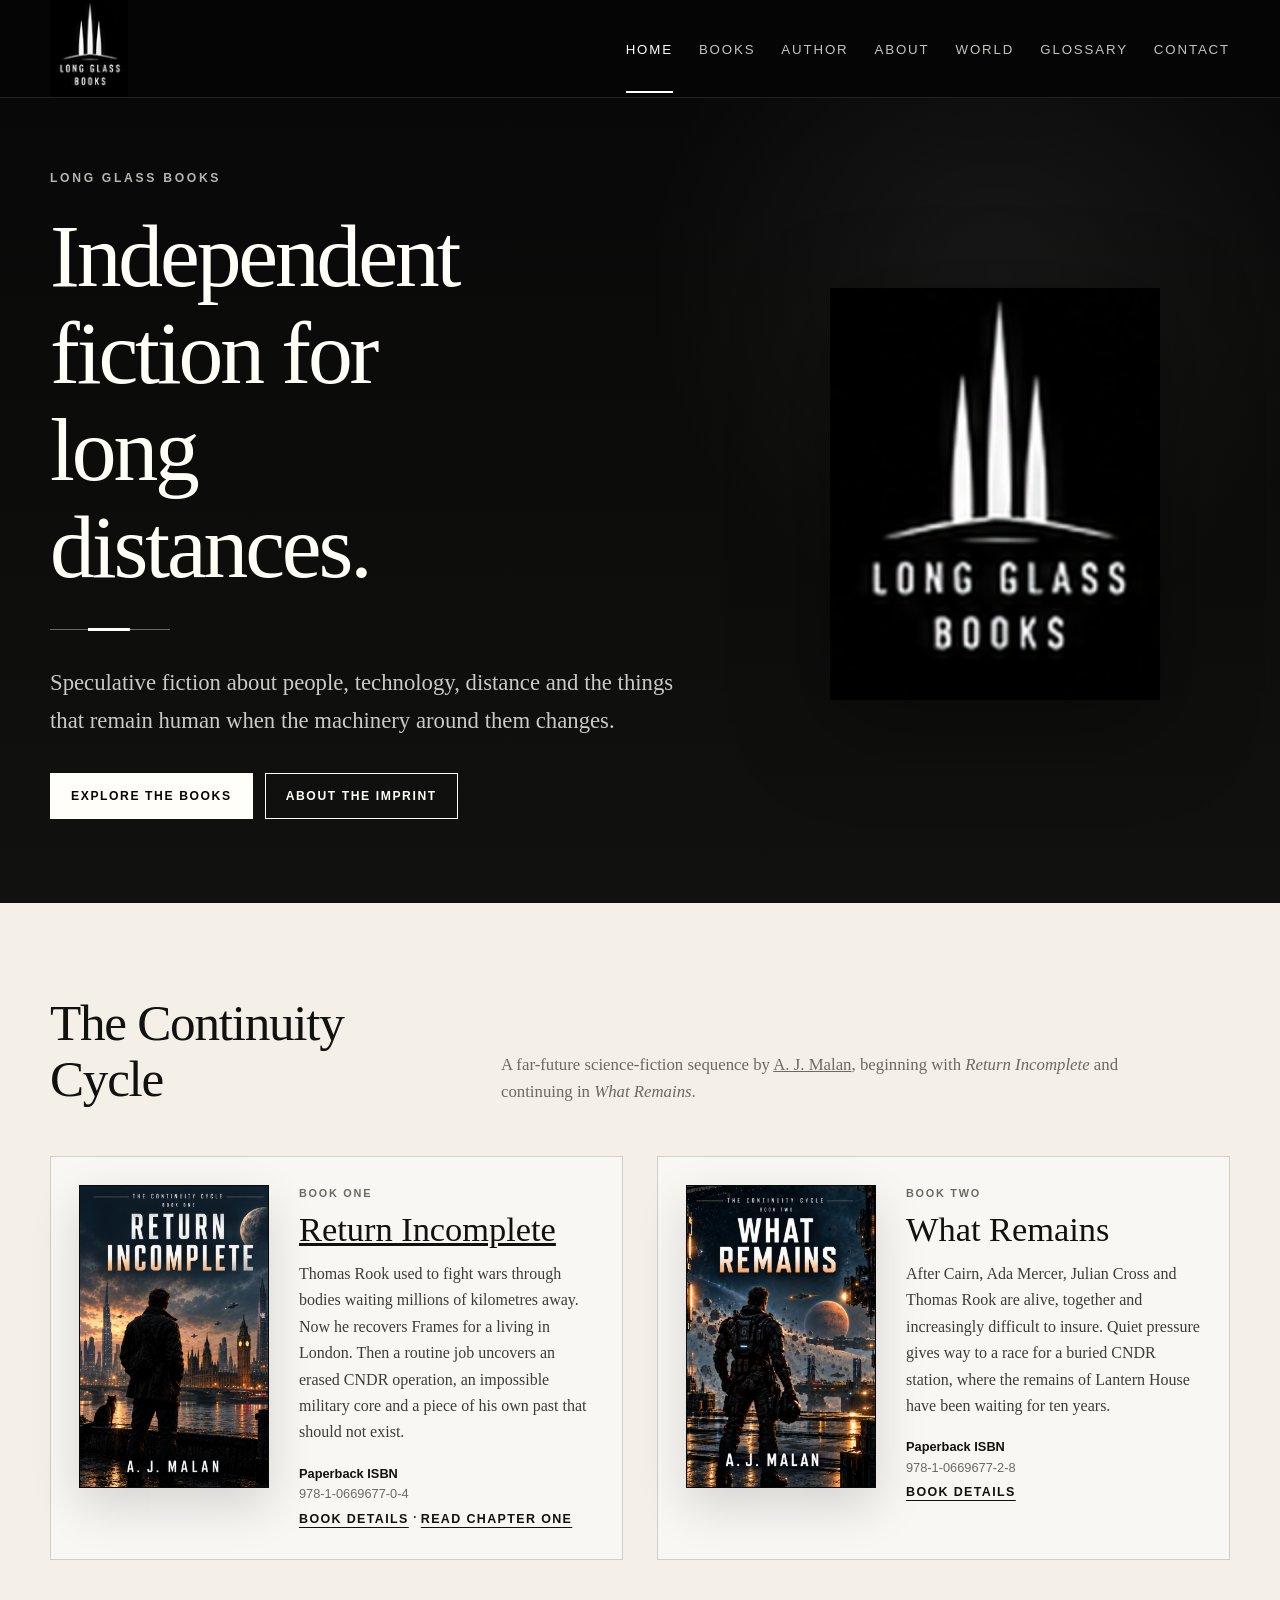
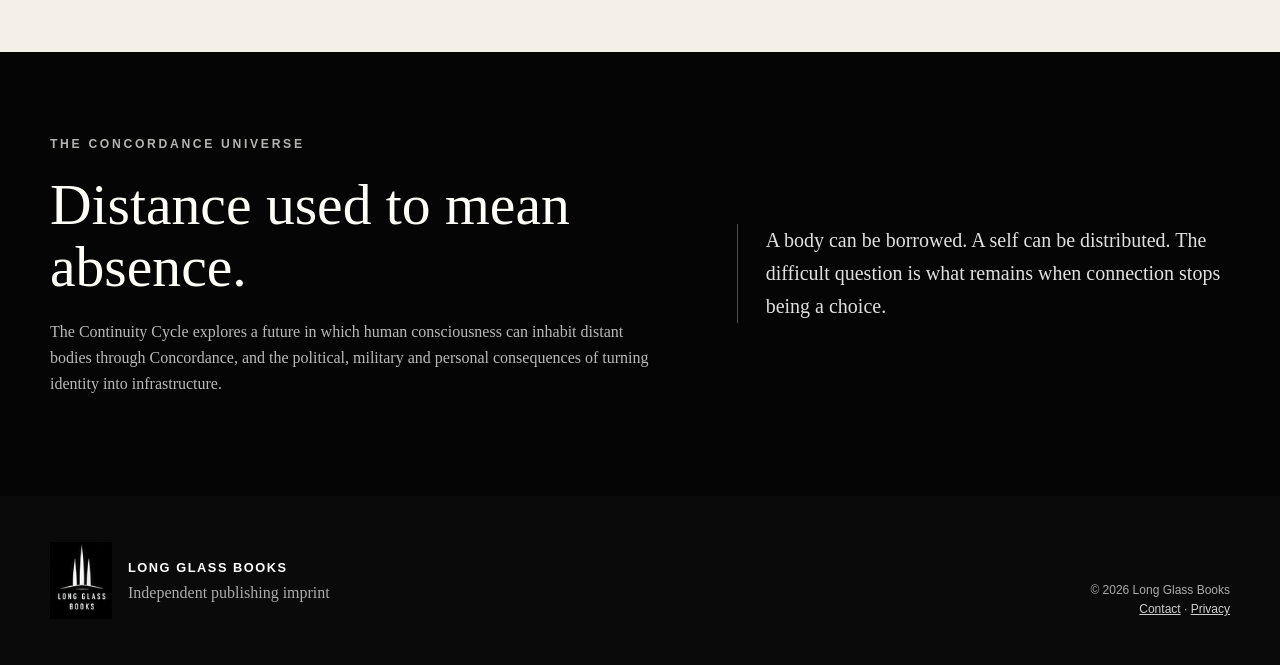
<file: index.html>
<!doctype html>
<html lang="en-GB">
<head>
  <meta charset="utf-8">
  <meta name="viewport" content="width=device-width, initial-scale=1">
  <title>Long Glass Books | Independent fiction for long distances</title>
  <meta name="description" content="Long Glass Books is an independent publishing imprint. Home of The Continuity Cycle by A. J. Malan.">
  <link rel="icon" type="image/png" href="assets/favicon.png">
  <link rel="stylesheet" href="assets/style.css">
</head>
<body>
<a class="skip-link" href="#main">Skip to content</a>
<header class="site-header">
  <div class="header-inner">
    <a class="brand" href="index.html" aria-label="Long Glass Books home"><img src="assets/long-glass-books-logo.png" alt="Long Glass Books"></a>
    <nav class="site-nav" aria-label="Primary navigation">
      <a href="index.html" aria-current="page">Home</a>
      <a href="books.html">Books</a>
      <a href="author.html">Author</a>
      <a href="about.html">About</a>
      <a href="world.html">World</a>
      <a href="glossary.html">Glossary</a>
      <a href="contact.html">Contact</a>
    </nav>
  </div>
</header>
<main id="main">
  <section class="hero">
    <div class="hero-inner">
      <div>
        <div class="eyebrow">Long Glass Books</div>
        <h1>Independent fiction for long distances.</h1>
        <div class="hero-rule" aria-hidden="true"></div>
        <p class="hero-copy">Speculative fiction about people, technology, distance and the things that remain human when the machinery around them changes.</p>
        <div class="button-row">
          <a class="button primary" href="books.html">Explore the books</a>
          <a class="button" href="about.html">About the imprint</a>
        </div>
      </div>
      <img class="hero-logo" src="assets/long-glass-books-logo.png" alt="Long Glass Books logo">
    </div>
  </section>

  <section class="section" aria-labelledby="featured-heading">
    <div class="section-head">
      <h2 id="featured-heading">The Continuity Cycle</h2>
      <p>A far-future science-fiction sequence by <a href="author.html">A. J. Malan</a>, beginning with <em>Return Incomplete</em> and continuing in <em>What Remains</em>.</p>
    </div>
    <div class="books-grid">
      <article class="book-card">
        <a href="return-incomplete.html" aria-label="Return Incomplete book details">
          <img class="book-cover" src="assets/return-incomplete-kindle-cover.jpg" width="1600" height="2560" alt="Return Incomplete, Book One of The Continuity Cycle, by A. J. Malan">
        </a>
        <div>
          <div class="book-kicker">Book One</div>
          <h3><a href="return-incomplete.html">Return Incomplete</a></h3>
          <p>Thomas Rook used to fight wars through bodies waiting millions of kilometres away. Now he recovers Frames for a living in London. Then a routine job uncovers an erased CNDR operation, an impossible military core and a piece of his own past that should not exist.</p>
          <div class="meta"><strong>Paperback ISBN</strong><br>978-1-0669677-0-4</div>
          <a class="text-link" href="return-incomplete.html">Book details</a>
          <span aria-hidden="true"> · </span>
          <a class="text-link" href="return-incomplete-sample.html">Read Chapter One</a>
        </div>
      </article>
      <article class="book-card">
        <img class="book-cover" src="assets/what-remains-kindle-cover.jpg" width="1600" height="2560" loading="lazy" alt="What Remains, Book Two of The Continuity Cycle, by A. J. Malan">
        <div>
          <div class="book-kicker">Book Two</div>
          <h3>What Remains</h3>
          <p>After Cairn, Ada Mercer, Julian Cross and Thomas Rook are alive, together and increasingly difficult to insure. Quiet pressure gives way to a race for a buried CNDR station, where the remains of Lantern House have been waiting for ten years.</p>
          <div class="meta"><strong>Paperback ISBN</strong><br>978-1-0669677-2-8</div>
          <a class="text-link" href="books.html#what-remains">Book details</a>
        </div>
      </article>
    </div>
  </section>

  <section class="band">
    <div class="band-inner">
      <div>
        <div class="eyebrow">The Concordance universe</div>
        <h2>Distance used to mean absence.</h2>
        <p>The Continuity Cycle explores a future in which human consciousness can inhabit distant bodies through Concordance, and the political, military and personal consequences of turning identity into infrastructure.</p>
      </div>
      <div class="quote-line">A body can be borrowed. A self can be distributed. The difficult question is what remains when connection stops being a choice.</div>
    </div>
  </section>
</main>
<footer class="site-footer">
  <div class="footer-inner">
    <div class="footer-brand"><img src="assets/long-glass-books-logo.png" alt=""><div><strong>Long Glass Books</strong><br>Independent publishing imprint</div></div>
    <div class="footer-small">© 2026 Long Glass Books<br><a href="contact.html">Contact</a> · <a href="privacy.html">Privacy</a></div>
  </div>
</footer>
</body>
</html>
</file>
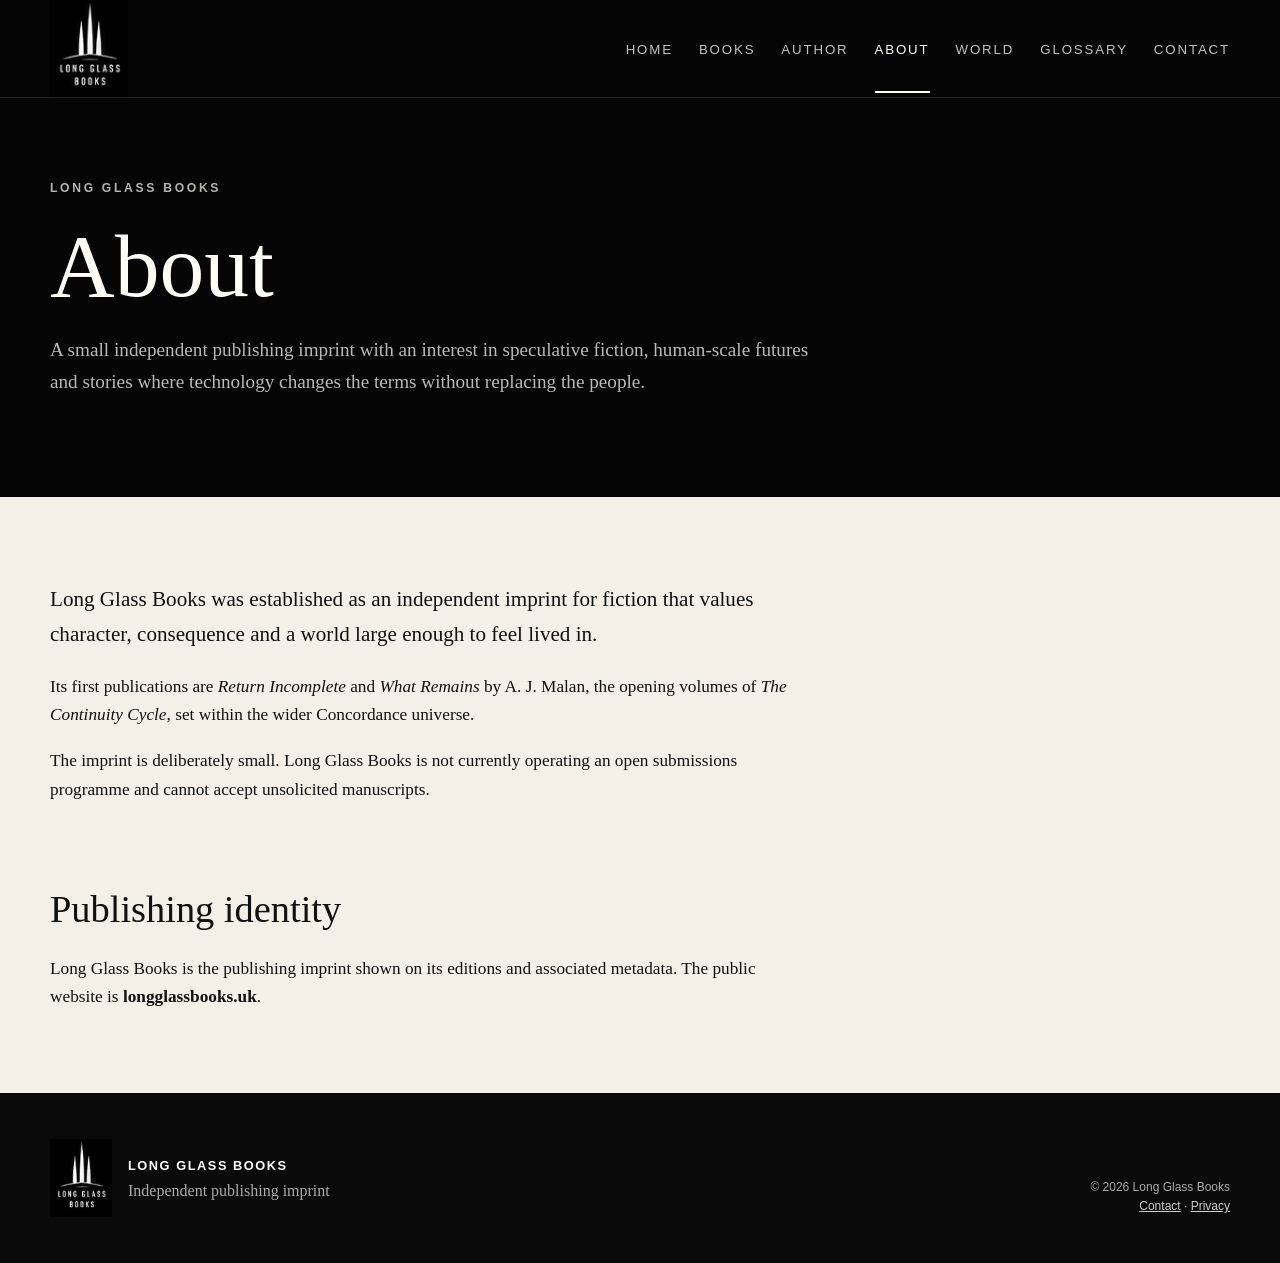
<file: about.html>
<!doctype html>
<html lang="en-GB">
<head>
  <meta charset="utf-8"><meta name="viewport" content="width=device-width, initial-scale=1">
  <title>About | Long Glass Books</title>
  <meta name="description" content="About Long Glass Books, an independent publishing imprint for speculative fiction.">
  <link rel="icon" type="image/png" href="assets/favicon.png"><link rel="stylesheet" href="assets/style.css">
</head>
<body>
<a class="skip-link" href="#main">Skip to content</a>
<header class="site-header"><div class="header-inner"><a class="brand" href="index.html" aria-label="Long Glass Books home"><img src="assets/long-glass-books-logo.png" alt="Long Glass Books"></a><nav class="site-nav" aria-label="Primary navigation"><a href="index.html">Home</a><a href="books.html">Books</a><a href="author.html">Author</a><a href="about.html" aria-current="page">About</a><a href="world.html">World</a><a href="glossary.html">Glossary</a><a href="contact.html">Contact</a></nav></div></header>
<main id="main">
  <section class="page-hero"><div class="section"><div class="eyebrow">Long Glass Books</div><h1>About</h1><p>A small independent publishing imprint with an interest in speculative fiction, human-scale futures and stories where technology changes the terms without replacing the people.</p></div></section>
  <section class="section compact"><div class="prose"><p>Long Glass Books was established as an independent imprint for fiction that values character, consequence and a world large enough to feel lived in.</p><p>Its first publications are <em>Return Incomplete</em> and <em>What Remains</em> by A. J. Malan, the opening volumes of <em>The Continuity Cycle</em>, set within the wider Concordance universe.</p><p>The imprint is deliberately small. Long Glass Books is not currently operating an open submissions programme and cannot accept unsolicited manuscripts.</p><h2>Publishing identity</h2><p>Long Glass Books is the publishing imprint shown on its editions and associated metadata. The public website is <strong>longglassbooks.uk</strong>.</p></div></section>
</main>
<footer class="site-footer"><div class="footer-inner"><div class="footer-brand"><img src="assets/long-glass-books-logo.png" alt=""><div><strong>Long Glass Books</strong><br>Independent publishing imprint</div></div><div class="footer-small">© 2026 Long Glass Books<br><a href="contact.html">Contact</a> · <a href="privacy.html">Privacy</a></div></div></footer>
</body></html>
</file>
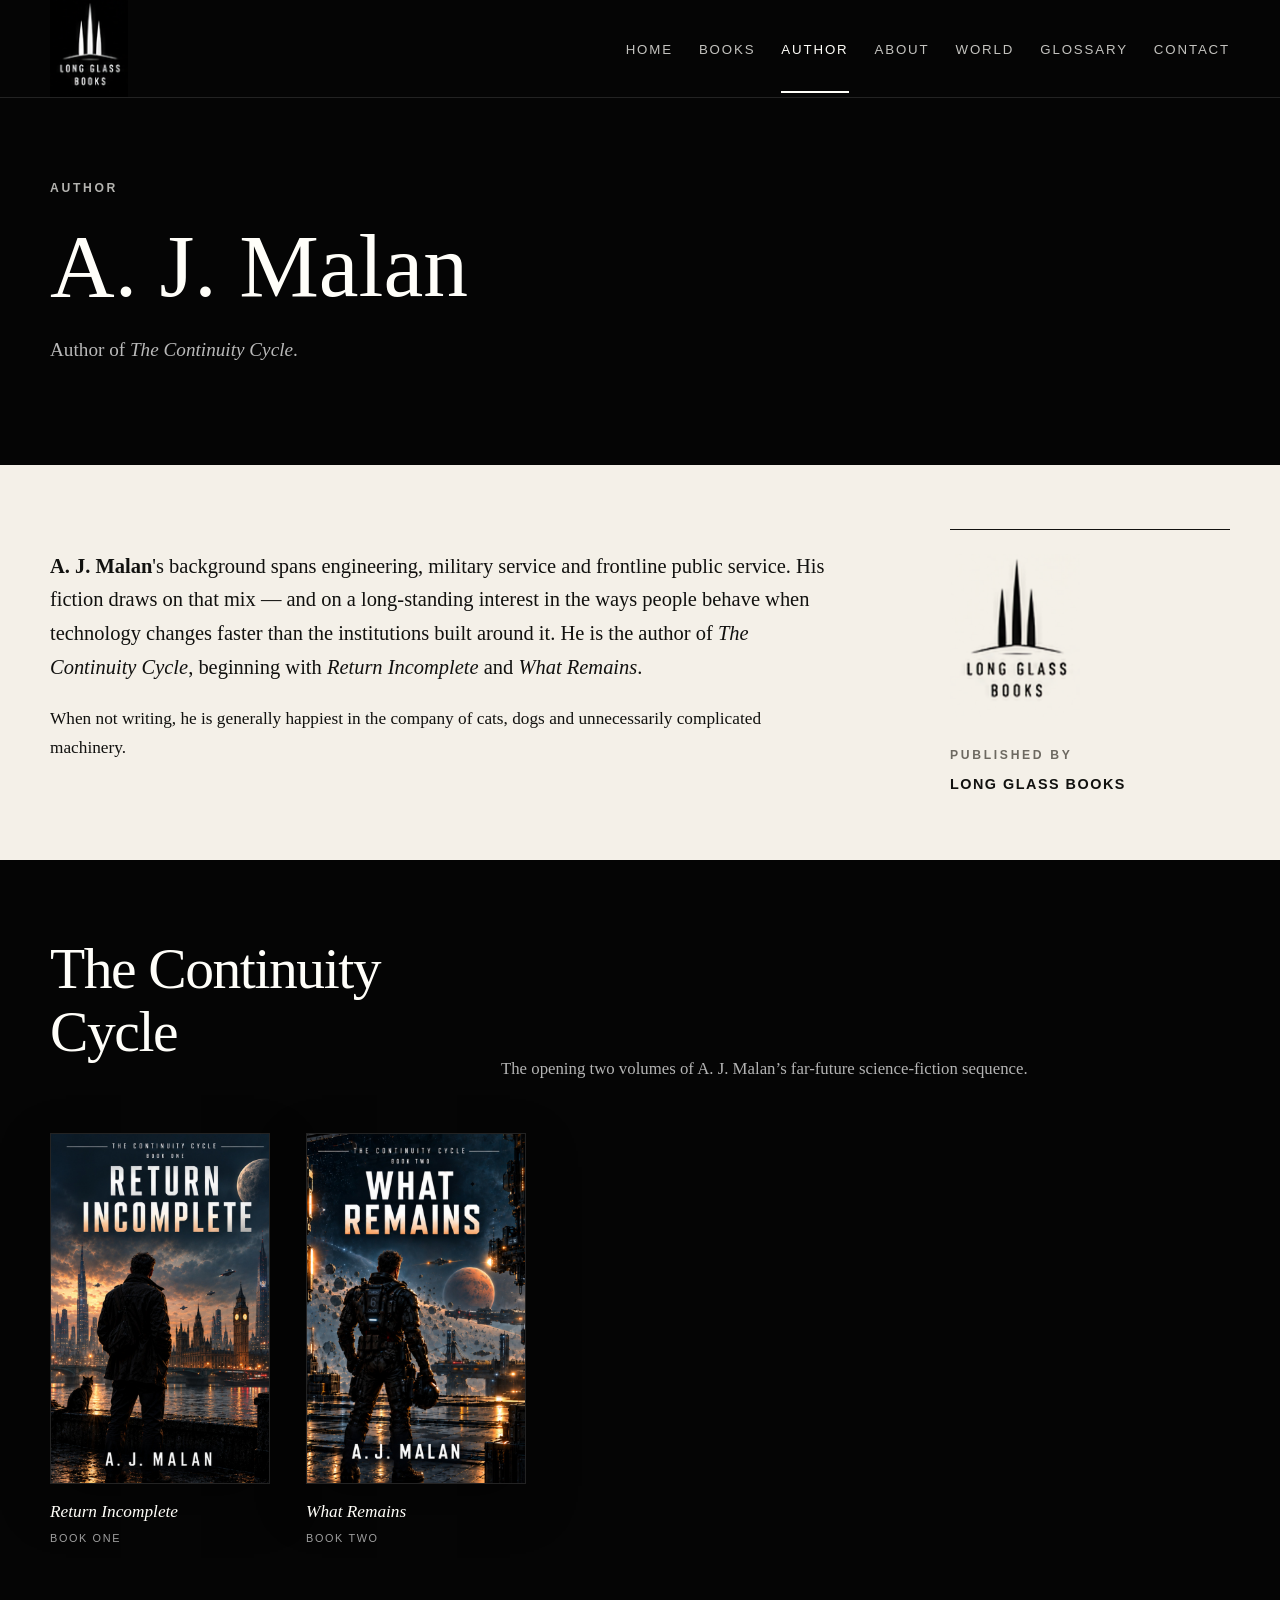
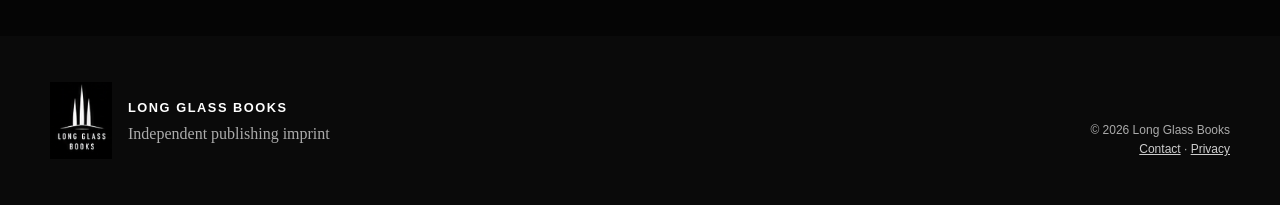
<file: author.html>
<!doctype html>
<html lang="en-GB">
<head>
  <meta charset="utf-8">
  <meta name="viewport" content="width=device-width, initial-scale=1">
  <title>A. J. Malan | Long Glass Books</title>
  <meta name="description" content="A. J. Malan is the author of The Continuity Cycle, beginning with Return Incomplete and What Remains.">
  <link rel="icon" type="image/png" href="assets/favicon.png">
  <link rel="stylesheet" href="assets/style.css">
</head>
<body>
<a class="skip-link" href="#main">Skip to content</a>
<header class="site-header">
  <div class="header-inner">
    <a class="brand" href="index.html" aria-label="Long Glass Books home"><img src="assets/long-glass-books-logo.png" alt="Long Glass Books"></a>
    <nav class="site-nav" aria-label="Primary navigation">
      <a href="index.html">Home</a>
      <a href="books.html">Books</a>
      <a href="author.html" aria-current="page">Author</a>
      <a href="about.html">About</a>
      <a href="world.html">World</a>
      <a href="glossary.html">Glossary</a>
      <a href="contact.html">Contact</a>
    </nav>
  </div>
</header>
<main id="main">
  <section class="page-hero author-hero">
    <div class="section">
      <div class="eyebrow">Author</div>
      <h1>A. J. Malan</h1>
      <p>Author of <em>The Continuity Cycle</em>.</p>
    </div>
  </section>

  <section class="section compact">
    <div class="author-layout">
      <div class="prose author-bio">
        <p><strong>A. J. Malan</strong>'s background spans engineering, military service and frontline public service. His fiction draws on that mix — and on a long-standing interest in the ways people behave when technology changes faster than the institutions built around it. He is the author of <em>The Continuity Cycle</em>, beginning with <em>Return Incomplete</em> and <em>What Remains</em>.</p>
        <p>When not writing, he is generally happiest in the company of cats, dogs and unnecessarily complicated machinery.</p>
      </div>
      <aside class="author-mark" aria-label="Long Glass Books author mark">
        <img src="assets/long-glass-books-logo.png" alt="">
        <div class="eyebrow">Published by</div>
        <strong>Long Glass Books</strong>
      </aside>
    </div>
  </section>

  <section class="author-books band">
    <div class="section">
      <div class="section-head author-section-head">
        <h2>The Continuity Cycle</h2>
        <p>The opening two volumes of A. J. Malan’s far-future science-fiction sequence.</p>
      </div>
      <div class="author-cover-row">
        <a class="author-cover-link" href="return-incomplete.html" aria-label="Return Incomplete book details">
          <img src="assets/return-incomplete-kindle-cover.jpg" width="1600" height="2560" alt="Return Incomplete by A. J. Malan">
          <span><em>Return Incomplete</em><small>Book One</small></span>
        </a>
        <a class="author-cover-link" href="books.html#what-remains" aria-label="What Remains book details">
          <img src="assets/what-remains-kindle-cover.jpg" width="1600" height="2560" loading="lazy" alt="What Remains by A. J. Malan">
          <span><em>What Remains</em><small>Book Two</small></span>
        </a>
      </div>
    </div>
  </section>
</main>
<footer class="site-footer">
  <div class="footer-inner">
    <div class="footer-brand"><img src="assets/long-glass-books-logo.png" alt=""><div><strong>Long Glass Books</strong><br>Independent publishing imprint</div></div>
    <div class="footer-small">© 2026 Long Glass Books<br><a href="contact.html">Contact</a> · <a href="privacy.html">Privacy</a></div>
  </div>
</footer>
</body>
</html>
</file>
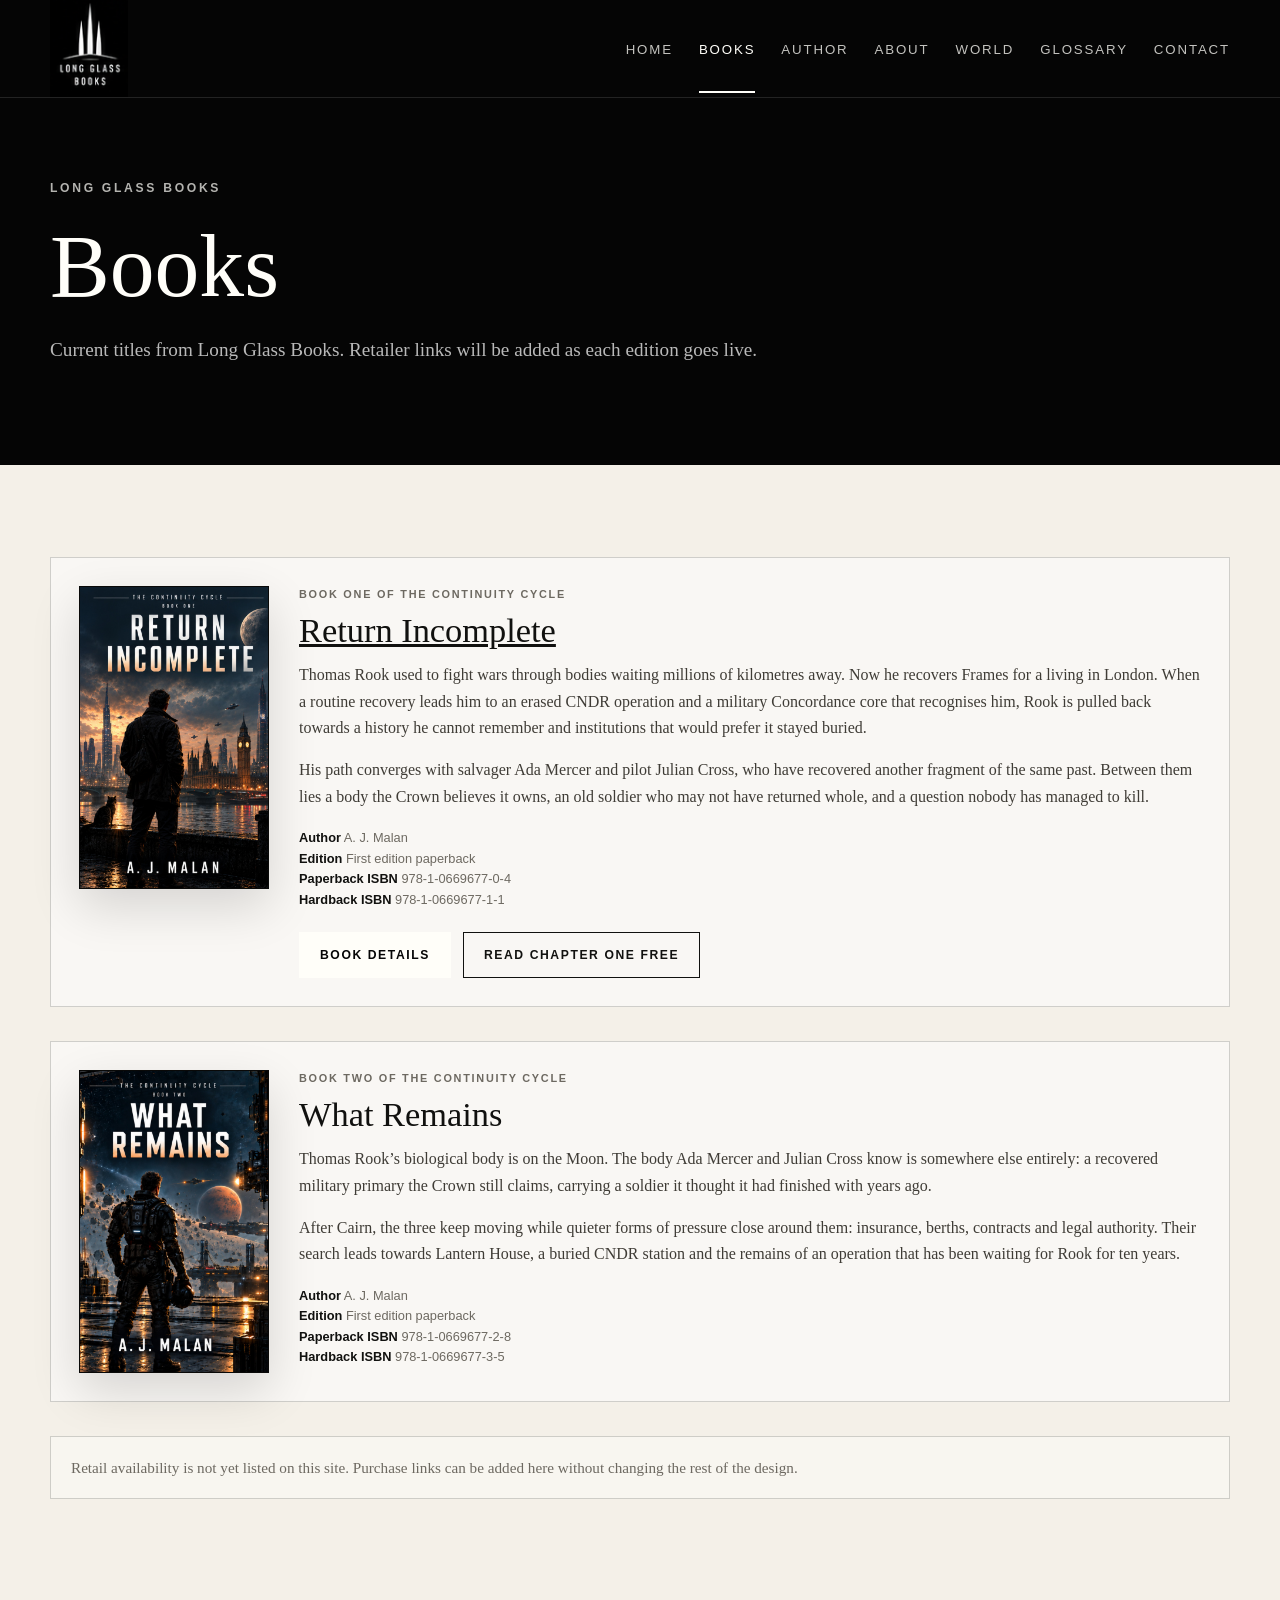
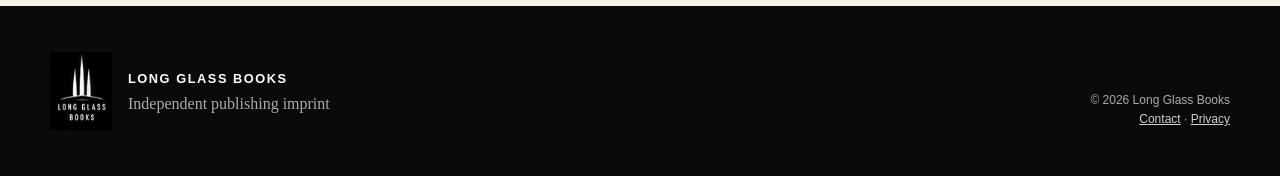
<file: books.html>
<!doctype html>
<html lang="en-GB">
<head>
  <meta charset="utf-8"><meta name="viewport" content="width=device-width, initial-scale=1">
  <title>Books | Long Glass Books</title>
  <meta name="description" content="Books from Long Glass Books, including The Continuity Cycle by A. J. Malan.">
  <link rel="icon" type="image/png" href="assets/favicon.png"><link rel="stylesheet" href="assets/style.css">
</head>
<body>
<a class="skip-link" href="#main">Skip to content</a>
<header class="site-header"><div class="header-inner"><a class="brand" href="index.html" aria-label="Long Glass Books home"><img src="assets/long-glass-books-logo.png" alt="Long Glass Books"></a><nav class="site-nav" aria-label="Primary navigation"><a href="index.html">Home</a><a href="books.html" aria-current="page">Books</a><a href="author.html">Author</a><a href="about.html">About</a><a href="world.html">World</a><a href="glossary.html">Glossary</a><a href="contact.html">Contact</a></nav></div></header>
<main id="main">
  <section class="page-hero"><div class="section"><div class="eyebrow">Long Glass Books</div><h1>Books</h1><p>Current titles from Long Glass Books. Retailer links will be added as each edition goes live.</p></div></section>
  <section class="section">
    <article class="book-card" id="return-incomplete">
      <a href="return-incomplete.html" aria-label="Return Incomplete book details">
        <img class="book-cover book-cover-large" src="assets/return-incomplete-kindle-cover.jpg" width="1600" height="2560" alt="Return Incomplete, Book One of The Continuity Cycle, by A. J. Malan">
      </a>
      <div><div class="book-kicker">Book One of The Continuity Cycle</div><h3><a href="return-incomplete.html">Return Incomplete</a></h3><p>Thomas Rook used to fight wars through bodies waiting millions of kilometres away. Now he recovers Frames for a living in London. When a routine recovery leads him to an erased CNDR operation and a military Concordance core that recognises him, Rook is pulled back towards a history he cannot remember and institutions that would prefer it stayed buried.</p><p>His path converges with salvager Ada Mercer and pilot Julian Cross, who have recovered another fragment of the same past. Between them lies a body the Crown believes it owns, an old soldier who may not have returned whole, and a question nobody has managed to kill.</p><div class="meta"><strong>Author</strong> A. J. Malan<br><strong>Edition</strong> First edition paperback<br><strong>Paperback ISBN</strong> 978-1-0669677-0-4<br><strong>Hardback ISBN</strong> 978-1-0669677-1-1</div><div class="button-row" style="margin-top:22px"><a class="button primary" href="return-incomplete.html">Book details</a><a class="button" href="return-incomplete-sample.html">Read Chapter One free</a></div></div>
    </article>
    <div style="height:34px"></div>
    <article class="book-card" id="what-remains">
      <img class="book-cover book-cover-large" src="assets/what-remains-kindle-cover.jpg" width="1600" height="2560" loading="lazy" alt="What Remains, Book Two of The Continuity Cycle, by A. J. Malan">
      <div><div class="book-kicker">Book Two of The Continuity Cycle</div><h3>What Remains</h3><p>Thomas Rook’s biological body is on the Moon. The body Ada Mercer and Julian Cross know is somewhere else entirely: a recovered military primary the Crown still claims, carrying a soldier it thought it had finished with years ago.</p><p>After Cairn, the three keep moving while quieter forms of pressure close around them: insurance, berths, contracts and legal authority. Their search leads towards Lantern House, a buried CNDR station and the remains of an operation that has been waiting for Rook for ten years.</p><div class="meta"><strong>Author</strong> A. J. Malan<br><strong>Edition</strong> First edition paperback<br><strong>Paperback ISBN</strong> 978-1-0669677-2-8<br><strong>Hardback ISBN</strong> 978-1-0669677-3-5</div></div>
    </article>
    <p class="notice" style="margin-top:34px">Retail availability is not yet listed on this site. Purchase links can be added here without changing the rest of the design.</p>
  </section>
</main>
<footer class="site-footer"><div class="footer-inner"><div class="footer-brand"><img src="assets/long-glass-books-logo.png" alt=""><div><strong>Long Glass Books</strong><br>Independent publishing imprint</div></div><div class="footer-small">© 2026 Long Glass Books<br><a href="contact.html">Contact</a> · <a href="privacy.html">Privacy</a></div></div></footer>
</body></html>
</file>
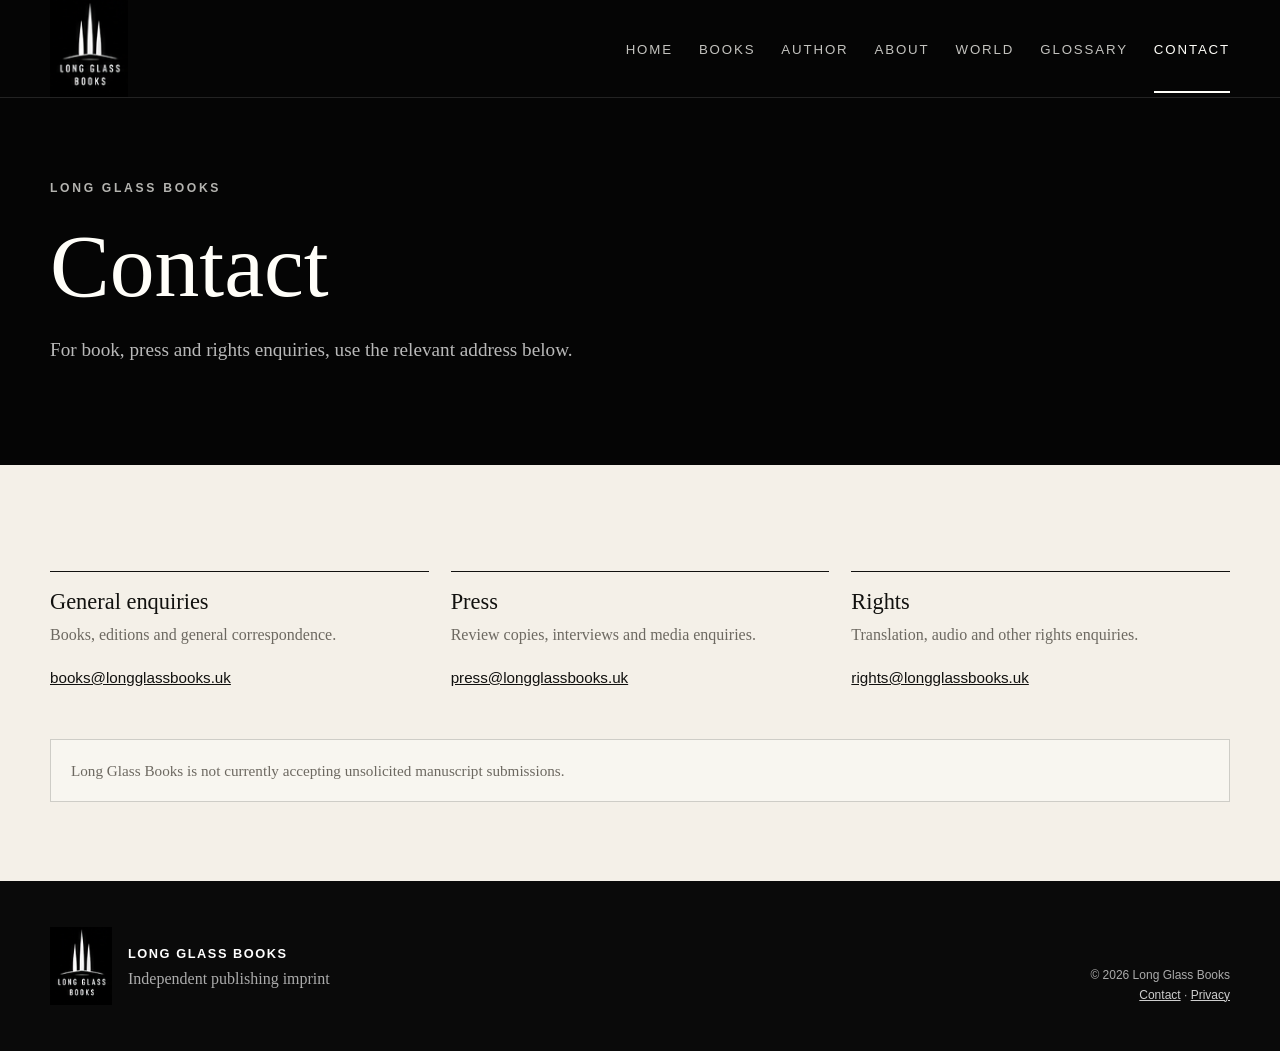
<file: contact.html>
<!doctype html>
<html lang="en-GB">
<head>
  <meta charset="utf-8"><meta name="viewport" content="width=device-width, initial-scale=1">
  <title>Contact | Long Glass Books</title>
  <meta name="description" content="Contact Long Glass Books for general, press and rights enquiries.">
  <link rel="icon" type="image/png" href="assets/favicon.png"><link rel="stylesheet" href="assets/style.css">
</head>
<body>
<a class="skip-link" href="#main">Skip to content</a>
<header class="site-header"><div class="header-inner"><a class="brand" href="index.html" aria-label="Long Glass Books home"><img src="assets/long-glass-books-logo.png" alt="Long Glass Books"></a><nav class="site-nav" aria-label="Primary navigation"><a href="index.html">Home</a><a href="books.html">Books</a><a href="author.html">Author</a><a href="about.html">About</a><a href="world.html">World</a><a href="glossary.html">Glossary</a><a href="contact.html" aria-current="page">Contact</a></nav></div></header>
<main id="main">
  <section class="page-hero"><div class="section"><div class="eyebrow">Long Glass Books</div><h1>Contact</h1><p>For book, press and rights enquiries, use the relevant address below.</p></div></section>
  <section class="section compact">
    <div class="contact-grid">
      <div class="contact-card"><h3>General enquiries</h3><p>Books, editions and general correspondence.</p><a href="mailto:books@longglassbooks.uk">books@longglassbooks.uk</a></div>
      <div class="contact-card"><h3>Press</h3><p>Review copies, interviews and media enquiries.</p><a href="mailto:press@longglassbooks.uk">press@longglassbooks.uk</a></div>
      <div class="contact-card"><h3>Rights</h3><p>Translation, audio and other rights enquiries.</p><a href="mailto:rights@longglassbooks.uk">rights@longglassbooks.uk</a></div>
    </div>
    <p class="notice" style="margin-top:48px">Long Glass Books is not currently accepting unsolicited manuscript submissions.</p>
  </section>
</main>
<footer class="site-footer"><div class="footer-inner"><div class="footer-brand"><img src="assets/long-glass-books-logo.png" alt=""><div><strong>Long Glass Books</strong><br>Independent publishing imprint</div></div><div class="footer-small">© 2026 Long Glass Books<br><a href="contact.html">Contact</a> · <a href="privacy.html">Privacy</a></div></div></footer>
</body></html>
</file>
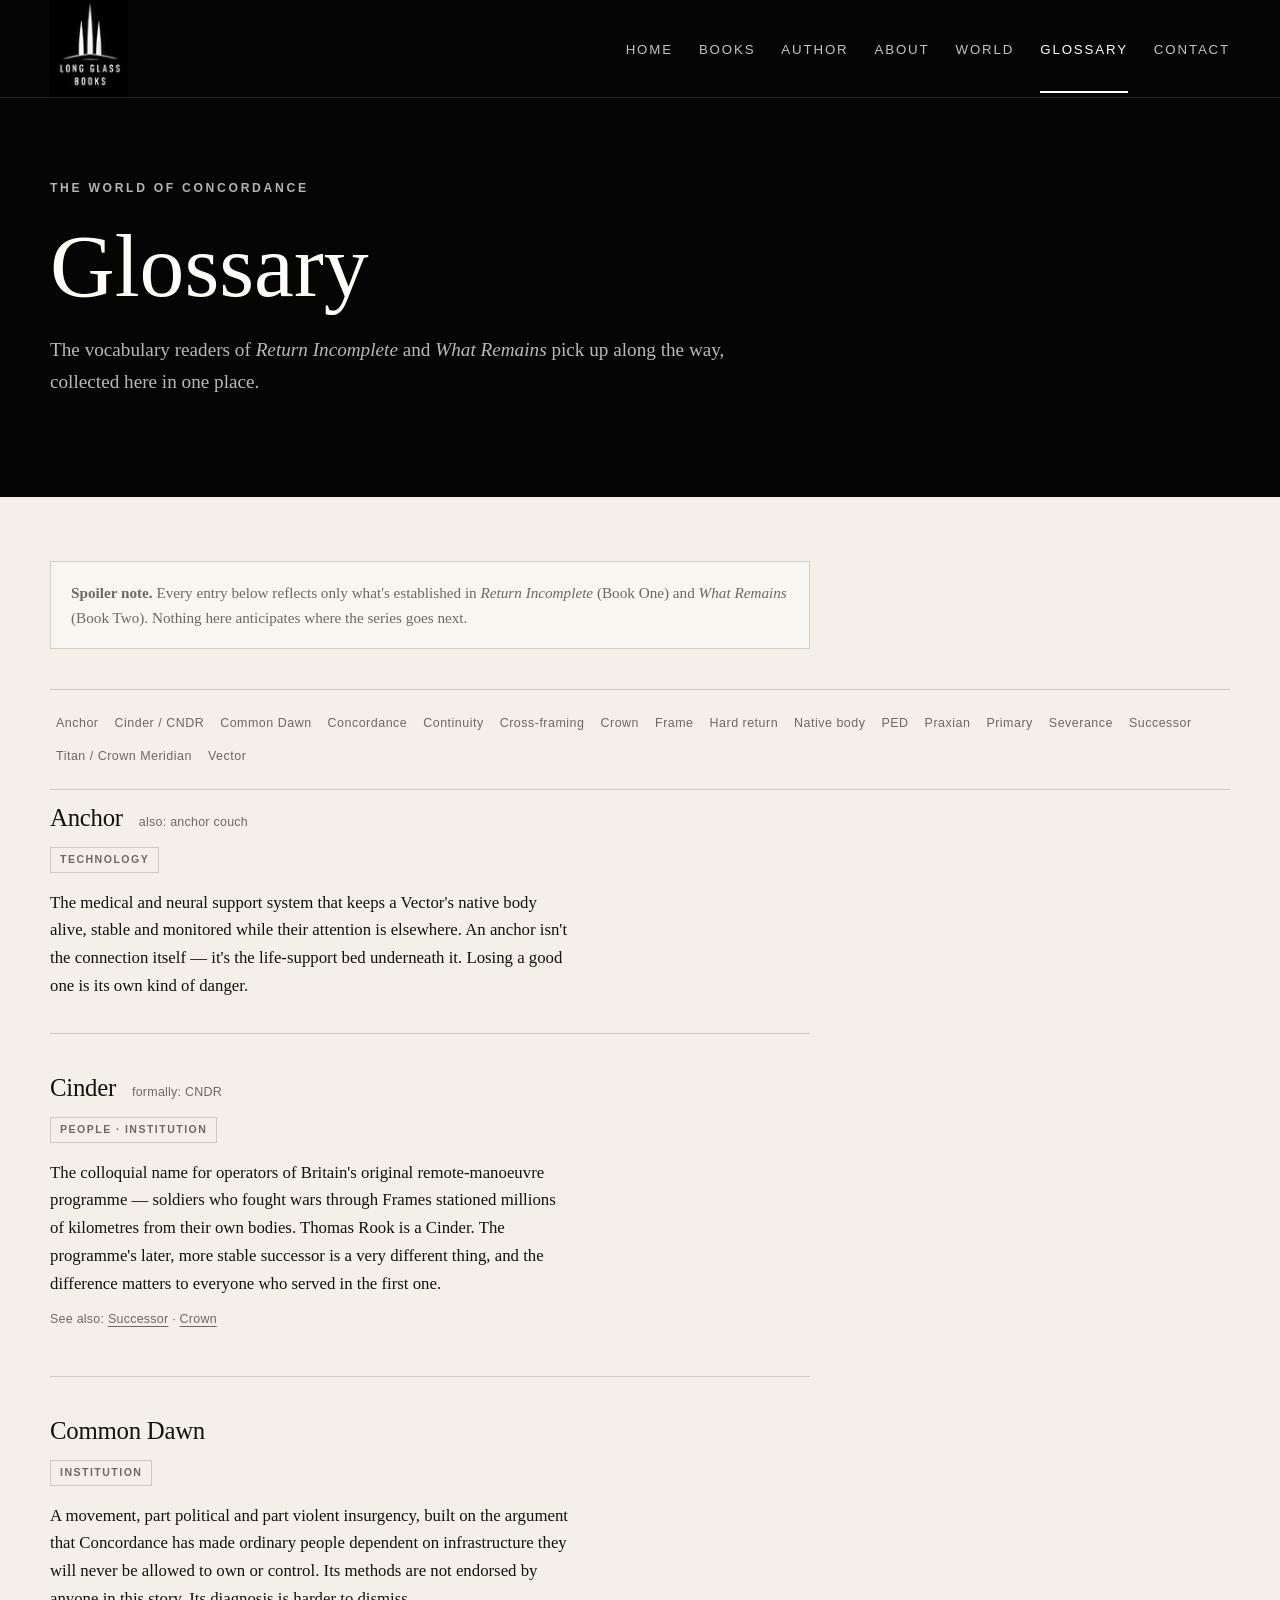
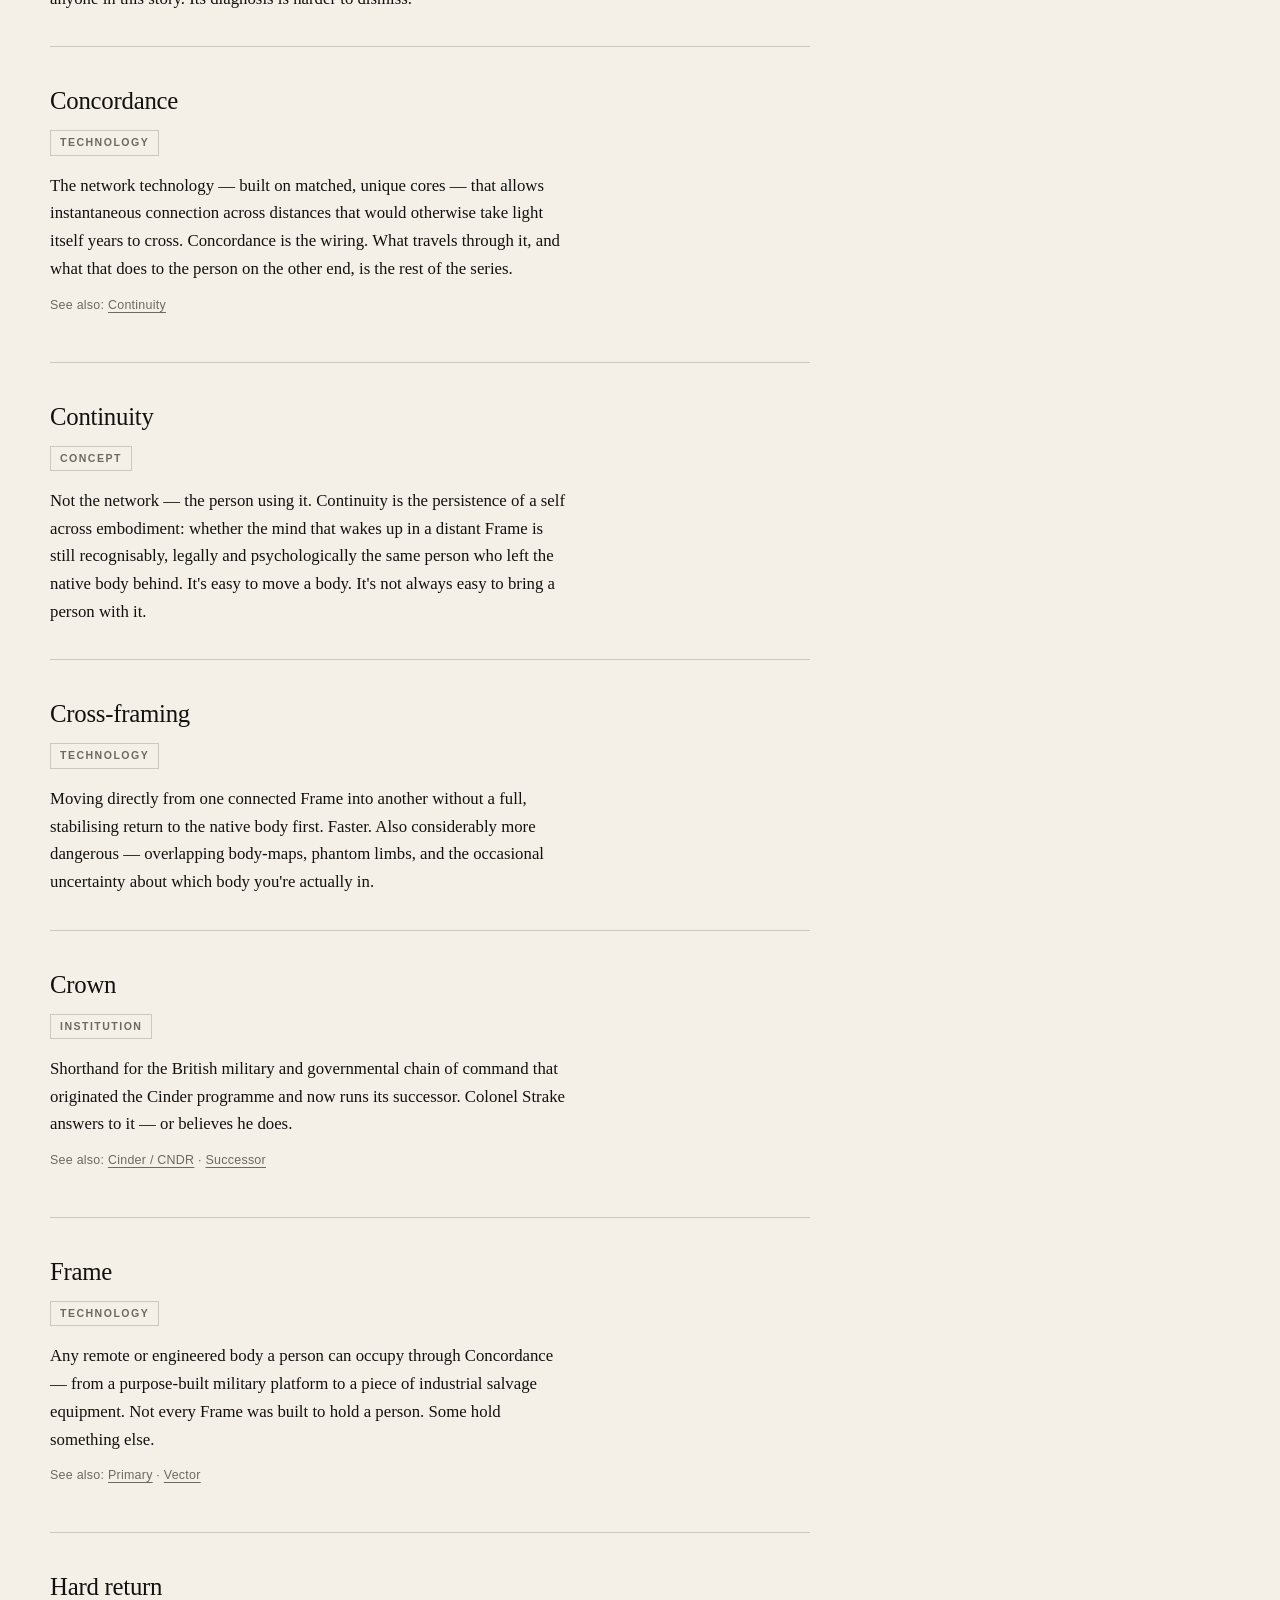
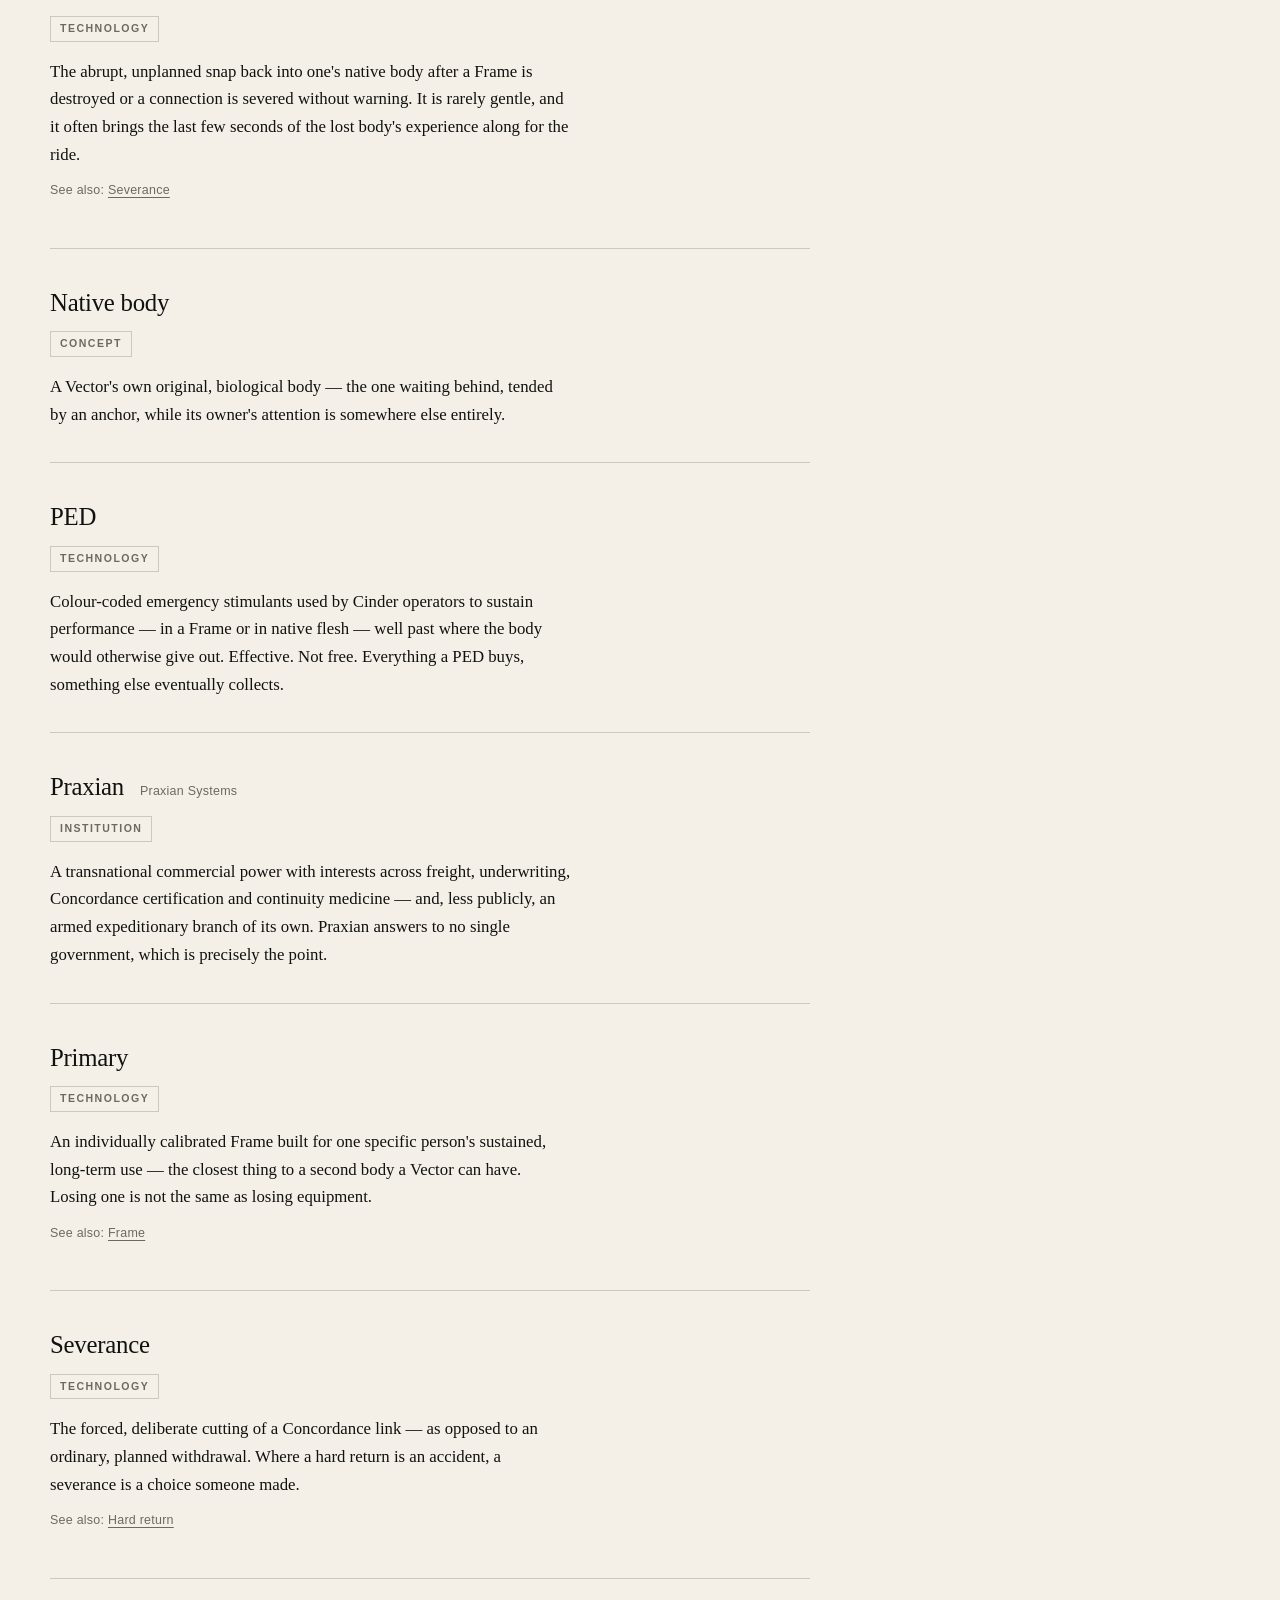
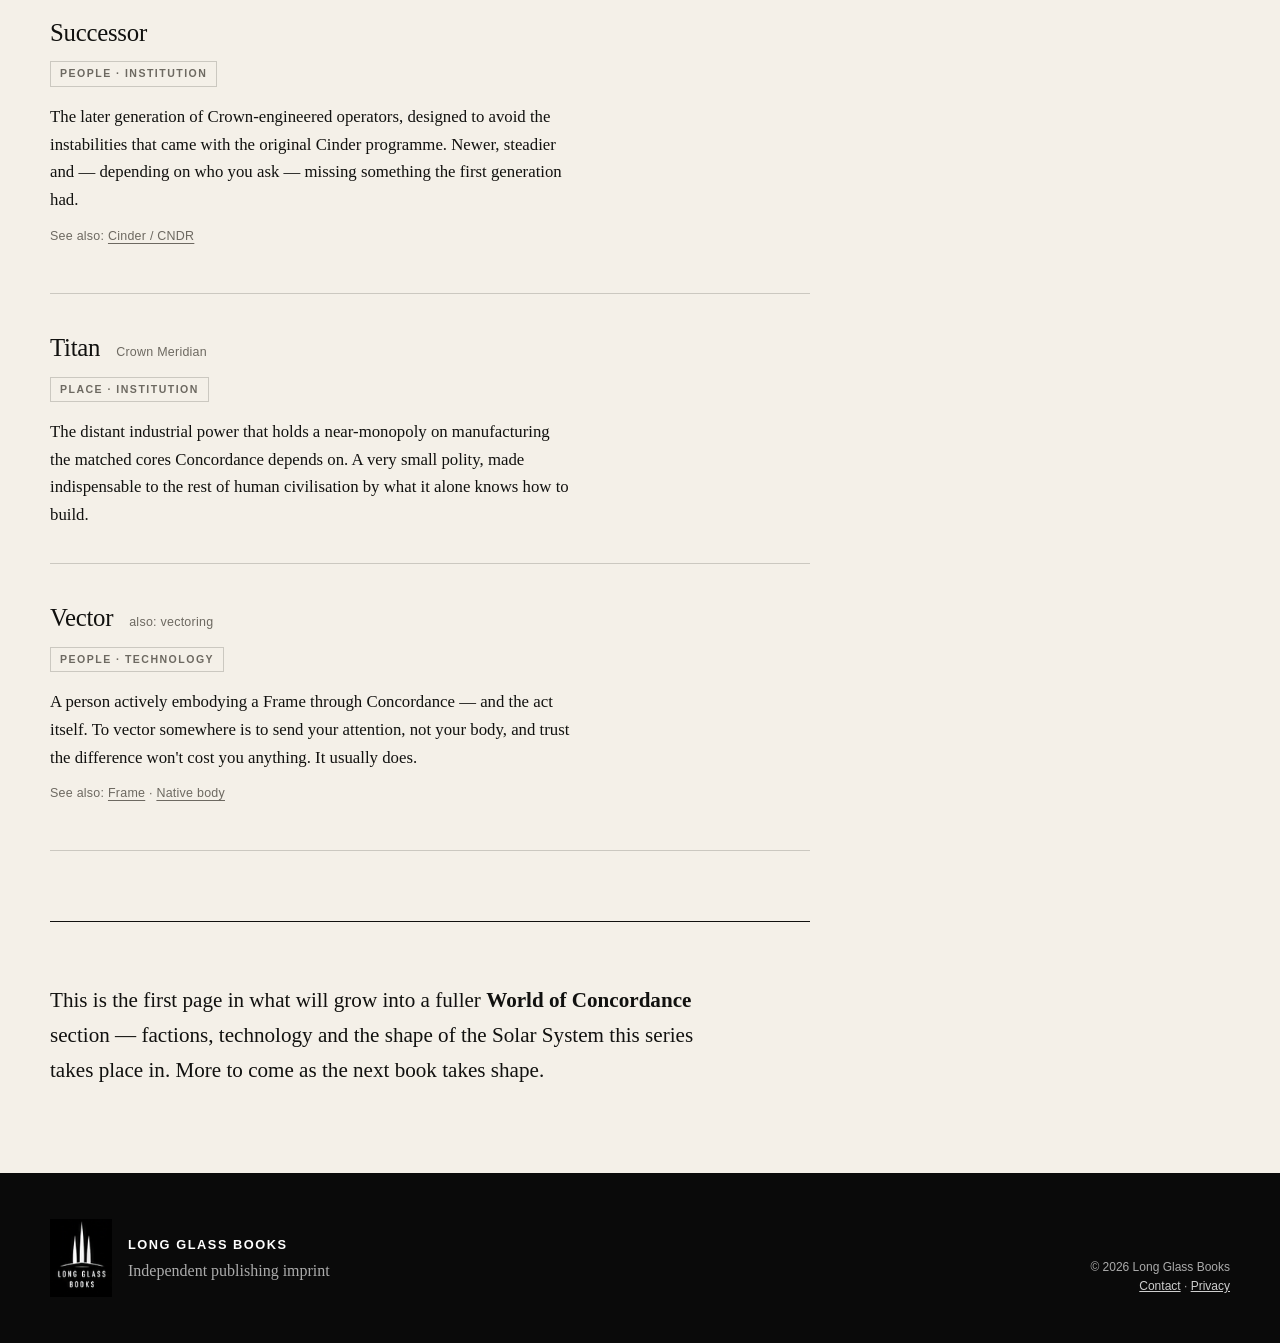
<file: glossary.html>
<!doctype html>
<html lang="en-GB">
<head>
  <meta charset="utf-8">
  <meta name="viewport" content="width=device-width, initial-scale=1">
  <title>Glossary | Long Glass Books</title>
  <meta name="description" content="A spoiler-safe glossary of terms from The Continuity Cycle by A. J. Malan, covering Return Incomplete and What Remains.">
  <link rel="icon" type="image/png" href="assets/favicon.png">
  <link rel="stylesheet" href="assets/style.css">
</head>
<body>
<a class="skip-link" href="#main">Skip to content</a>
<header class="site-header">
  <div class="header-inner">
    <a class="brand" href="index.html" aria-label="Long Glass Books home"><img src="assets/long-glass-books-logo.png" alt="Long Glass Books"></a>
    <nav class="site-nav" aria-label="Primary navigation">
      <a href="index.html">Home</a>
      <a href="books.html">Books</a>
      <a href="author.html">Author</a>
      <a href="about.html">About</a>
      <a href="world.html">World</a>
      <a href="glossary.html" aria-current="page">Glossary</a>
      <a href="contact.html">Contact</a>
    </nav>
  </div>
</header>
<main id="main">
  <section class="page-hero glossary-hero">
    <div class="section">
      <div class="eyebrow"><a href="world.html" style="color:inherit;text-decoration:none;">The World of Concordance</a></div>
      <h1>Glossary</h1>
      <p>The vocabulary readers of <em>Return Incomplete</em> and <em>What Remains</em> pick up along the way, collected here in one place.</p>
    </div>
  </section>

  <section class="section compact">
    <div class="prose">
      <div class="notice">
        <strong>Spoiler note.</strong> Every entry below reflects only what's established in <em>Return Incomplete</em> (Book One) and <em>What Remains</em> (Book Two). Nothing here anticipates where the series goes next.
      </div>
    </div>

    <nav class="glossary-jump" aria-label="Jump to term">
      <a href="#anchor">Anchor</a>
      <a href="#cinder">Cinder / CNDR</a>
      <a href="#common-dawn">Common Dawn</a>
      <a href="#concordance">Concordance</a>
      <a href="#continuity">Continuity</a>
      <a href="#cross-framing">Cross-framing</a>
      <a href="#crown">Crown</a>
      <a href="#frame">Frame</a>
      <a href="#hard-return">Hard return</a>
      <a href="#native-body">Native body</a>
      <a href="#ped">PED</a>
      <a href="#praxian">Praxian</a>
      <a href="#primary">Primary</a>
      <a href="#severance">Severance</a>
      <a href="#successor">Successor</a>
      <a href="#titan">Titan / Crown Meridian</a>
      <a href="#vector">Vector</a>
    </nav>

    <dl class="glossary-list">

      <div class="glossary-entry" id="anchor">
        <p class="glossary-term">Anchor <span class="alt">also: anchor couch</span></p>
        <span class="glossary-kind">Technology</span>
        <p class="glossary-def">The medical and neural support system that keeps a Vector's native body alive, stable and monitored while their attention is elsewhere. An anchor isn't the connection itself &mdash; it's the life-support bed underneath it. Losing a good one is its own kind of danger.</p>
      </div>

      <div class="glossary-entry" id="cinder">
        <p class="glossary-term">Cinder <span class="alt">formally: CNDR</span></p>
        <span class="glossary-kind">People &middot; Institution</span>
        <p class="glossary-def">The colloquial name for operators of Britain's original remote-manoeuvre programme &mdash; soldiers who fought wars through Frames stationed millions of kilometres from their own bodies. Thomas Rook is a Cinder. The programme's later, more stable successor is a very different thing, and the difference matters to everyone who served in the first one.</p>
        <p class="glossary-see">See also: <a href="#successor">Successor</a> &middot; <a href="#crown">Crown</a></p>
      </div>

      <div class="glossary-entry" id="common-dawn">
        <p class="glossary-term">Common Dawn</p>
        <span class="glossary-kind">Institution</span>
        <p class="glossary-def">A movement, part political and part violent insurgency, built on the argument that Concordance has made ordinary people dependent on infrastructure they will never be allowed to own or control. Its methods are not endorsed by anyone in this story. Its diagnosis is harder to dismiss.</p>
      </div>

      <div class="glossary-entry" id="concordance">
        <p class="glossary-term">Concordance</p>
        <span class="glossary-kind">Technology</span>
        <p class="glossary-def">The network technology &mdash; built on matched, unique cores &mdash; that allows instantaneous connection across distances that would otherwise take light itself years to cross. Concordance is the wiring. What travels through it, and what that does to the person on the other end, is the rest of the series.</p>
        <p class="glossary-see">See also: <a href="#continuity">Continuity</a></p>
      </div>

      <div class="glossary-entry" id="continuity">
        <p class="glossary-term">Continuity</p>
        <span class="glossary-kind">Concept</span>
        <p class="glossary-def">Not the network &mdash; the person using it. Continuity is the persistence of a self across embodiment: whether the mind that wakes up in a distant Frame is still recognisably, legally and psychologically the same person who left the native body behind. It's easy to move a body. It's not always easy to bring a person with it.</p>
      </div>

      <div class="glossary-entry" id="cross-framing">
        <p class="glossary-term">Cross-framing</p>
        <span class="glossary-kind">Technology</span>
        <p class="glossary-def">Moving directly from one connected Frame into another without a full, stabilising return to the native body first. Faster. Also considerably more dangerous &mdash; overlapping body-maps, phantom limbs, and the occasional uncertainty about which body you're actually in.</p>
      </div>

      <div class="glossary-entry" id="crown">
        <p class="glossary-term">Crown</p>
        <span class="glossary-kind">Institution</span>
        <p class="glossary-def">Shorthand for the British military and governmental chain of command that originated the Cinder programme and now runs its successor. Colonel Strake answers to it &mdash; or believes he does.</p>
        <p class="glossary-see">See also: <a href="#cinder">Cinder / CNDR</a> &middot; <a href="#successor">Successor</a></p>
      </div>

      <div class="glossary-entry" id="frame">
        <p class="glossary-term">Frame</p>
        <span class="glossary-kind">Technology</span>
        <p class="glossary-def">Any remote or engineered body a person can occupy through Concordance &mdash; from a purpose-built military platform to a piece of industrial salvage equipment. Not every Frame was built to hold a person. Some hold something else.</p>
        <p class="glossary-see">See also: <a href="#primary">Primary</a> &middot; <a href="#vector">Vector</a></p>
      </div>

      <div class="glossary-entry" id="hard-return">
        <p class="glossary-term">Hard return</p>
        <span class="glossary-kind">Technology</span>
        <p class="glossary-def">The abrupt, unplanned snap back into one's native body after a Frame is destroyed or a connection is severed without warning. It is rarely gentle, and it often brings the last few seconds of the lost body's experience along for the ride.</p>
        <p class="glossary-see">See also: <a href="#severance">Severance</a></p>
      </div>

      <div class="glossary-entry" id="native-body">
        <p class="glossary-term">Native body</p>
        <span class="glossary-kind">Concept</span>
        <p class="glossary-def">A Vector's own original, biological body &mdash; the one waiting behind, tended by an anchor, while its owner's attention is somewhere else entirely.</p>
      </div>

      <div class="glossary-entry" id="ped">
        <p class="glossary-term">PED</p>
        <span class="glossary-kind">Technology</span>
        <p class="glossary-def">Colour-coded emergency stimulants used by Cinder operators to sustain performance &mdash; in a Frame or in native flesh &mdash; well past where the body would otherwise give out. Effective. Not free. Everything a PED buys, something else eventually collects.</p>
      </div>

      <div class="glossary-entry" id="praxian">
        <p class="glossary-term">Praxian <span class="alt">Praxian Systems</span></p>
        <span class="glossary-kind">Institution</span>
        <p class="glossary-def">A transnational commercial power with interests across freight, underwriting, Concordance certification and continuity medicine &mdash; and, less publicly, an armed expeditionary branch of its own. Praxian answers to no single government, which is precisely the point.</p>
      </div>

      <div class="glossary-entry" id="primary">
        <p class="glossary-term">Primary</p>
        <span class="glossary-kind">Technology</span>
        <p class="glossary-def">An individually calibrated Frame built for one specific person's sustained, long-term use &mdash; the closest thing to a second body a Vector can have. Losing one is not the same as losing equipment.</p>
        <p class="glossary-see">See also: <a href="#frame">Frame</a></p>
      </div>

      <div class="glossary-entry" id="severance">
        <p class="glossary-term">Severance</p>
        <span class="glossary-kind">Technology</span>
        <p class="glossary-def">The forced, deliberate cutting of a Concordance link &mdash; as opposed to an ordinary, planned withdrawal. Where a hard return is an accident, a severance is a choice someone made.</p>
        <p class="glossary-see">See also: <a href="#hard-return">Hard return</a></p>
      </div>

      <div class="glossary-entry" id="successor">
        <p class="glossary-term">Successor</p>
        <span class="glossary-kind">People &middot; Institution</span>
        <p class="glossary-def">The later generation of Crown-engineered operators, designed to avoid the instabilities that came with the original Cinder programme. Newer, steadier and &mdash; depending on who you ask &mdash; missing something the first generation had.</p>
        <p class="glossary-see">See also: <a href="#cinder">Cinder / CNDR</a></p>
      </div>

      <div class="glossary-entry" id="titan">
        <p class="glossary-term">Titan <span class="alt">Crown Meridian</span></p>
        <span class="glossary-kind">Place &middot; Institution</span>
        <p class="glossary-def">The distant industrial power that holds a near-monopoly on manufacturing the matched cores Concordance depends on. A very small polity, made indispensable to the rest of human civilisation by what it alone knows how to build.</p>
      </div>

      <div class="glossary-entry" id="vector">
        <p class="glossary-term">Vector <span class="alt">also: vectoring</span></p>
        <span class="glossary-kind">People &middot; Technology</span>
        <p class="glossary-def">A person actively embodying a Frame through Concordance &mdash; and the act itself. To vector somewhere is to send your attention, not your body, and trust the difference won't cost you anything. It usually does.</p>
        <p class="glossary-see">See also: <a href="#frame">Frame</a> &middot; <a href="#native-body">Native body</a></p>
      </div>

    </dl>

    <div class="glossary-coda prose">
      <p>This is the first page in what will grow into a fuller <strong>World of Concordance</strong> section &mdash; factions, technology and the shape of the Solar System this series takes place in. More to come as the next book takes shape.</p>
    </div>
  </section>
</main>
<footer class="site-footer">
  <div class="footer-inner">
    <div class="footer-brand"><img src="assets/long-glass-books-logo.png" alt=""><div><strong>Long Glass Books</strong><br>Independent publishing imprint</div></div>
    <div class="footer-small">© 2026 Long Glass Books<br><a href="contact.html">Contact</a> · <a href="privacy.html">Privacy</a></div>
  </div>
</footer>
</body>
</html>
</file>
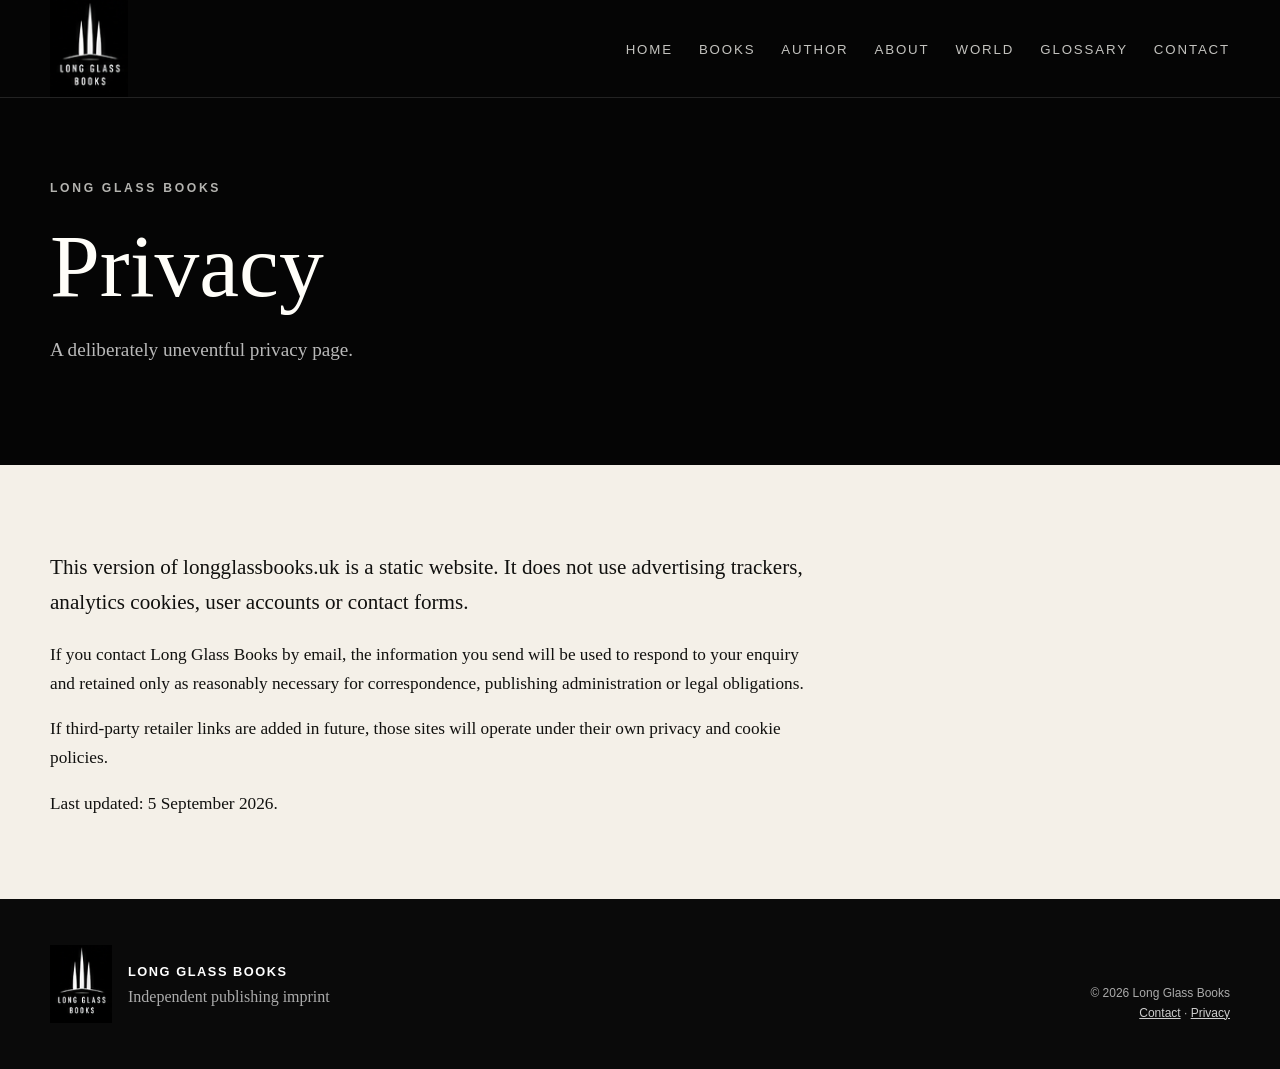
<file: privacy.html>
<!doctype html>
<html lang="en-GB">
<head>
  <meta charset="utf-8"><meta name="viewport" content="width=device-width, initial-scale=1">
  <title>Privacy | Long Glass Books</title>
  <meta name="description" content="Privacy information for the Long Glass Books website.">
  <link rel="icon" type="image/png" href="assets/favicon.png"><link rel="stylesheet" href="assets/style.css">
</head>
<body>
<a class="skip-link" href="#main">Skip to content</a>
<header class="site-header"><div class="header-inner"><a class="brand" href="index.html" aria-label="Long Glass Books home"><img src="assets/long-glass-books-logo.png" alt="Long Glass Books"></a><nav class="site-nav" aria-label="Primary navigation"><a href="index.html">Home</a><a href="books.html">Books</a><a href="author.html">Author</a><a href="about.html">About</a><a href="world.html">World</a><a href="glossary.html">Glossary</a><a href="contact.html">Contact</a></nav></div></header>
<main id="main">
  <section class="page-hero"><div class="section"><div class="eyebrow">Long Glass Books</div><h1>Privacy</h1><p>A deliberately uneventful privacy page.</p></div></section>
  <section class="section compact"><div class="prose"><p>This version of longglassbooks.uk is a static website. It does not use advertising trackers, analytics cookies, user accounts or contact forms.</p><p>If you contact Long Glass Books by email, the information you send will be used to respond to your enquiry and retained only as reasonably necessary for correspondence, publishing administration or legal obligations.</p><p>If third-party retailer links are added in future, those sites will operate under their own privacy and cookie policies.</p><p>Last updated: 5 September 2026.</p></div></section>
</main>
<footer class="site-footer"><div class="footer-inner"><div class="footer-brand"><img src="assets/long-glass-books-logo.png" alt=""><div><strong>Long Glass Books</strong><br>Independent publishing imprint</div></div><div class="footer-small">© 2026 Long Glass Books<br><a href="contact.html">Contact</a> · <a href="privacy.html">Privacy</a></div></div></footer>
</body></html>
</file>
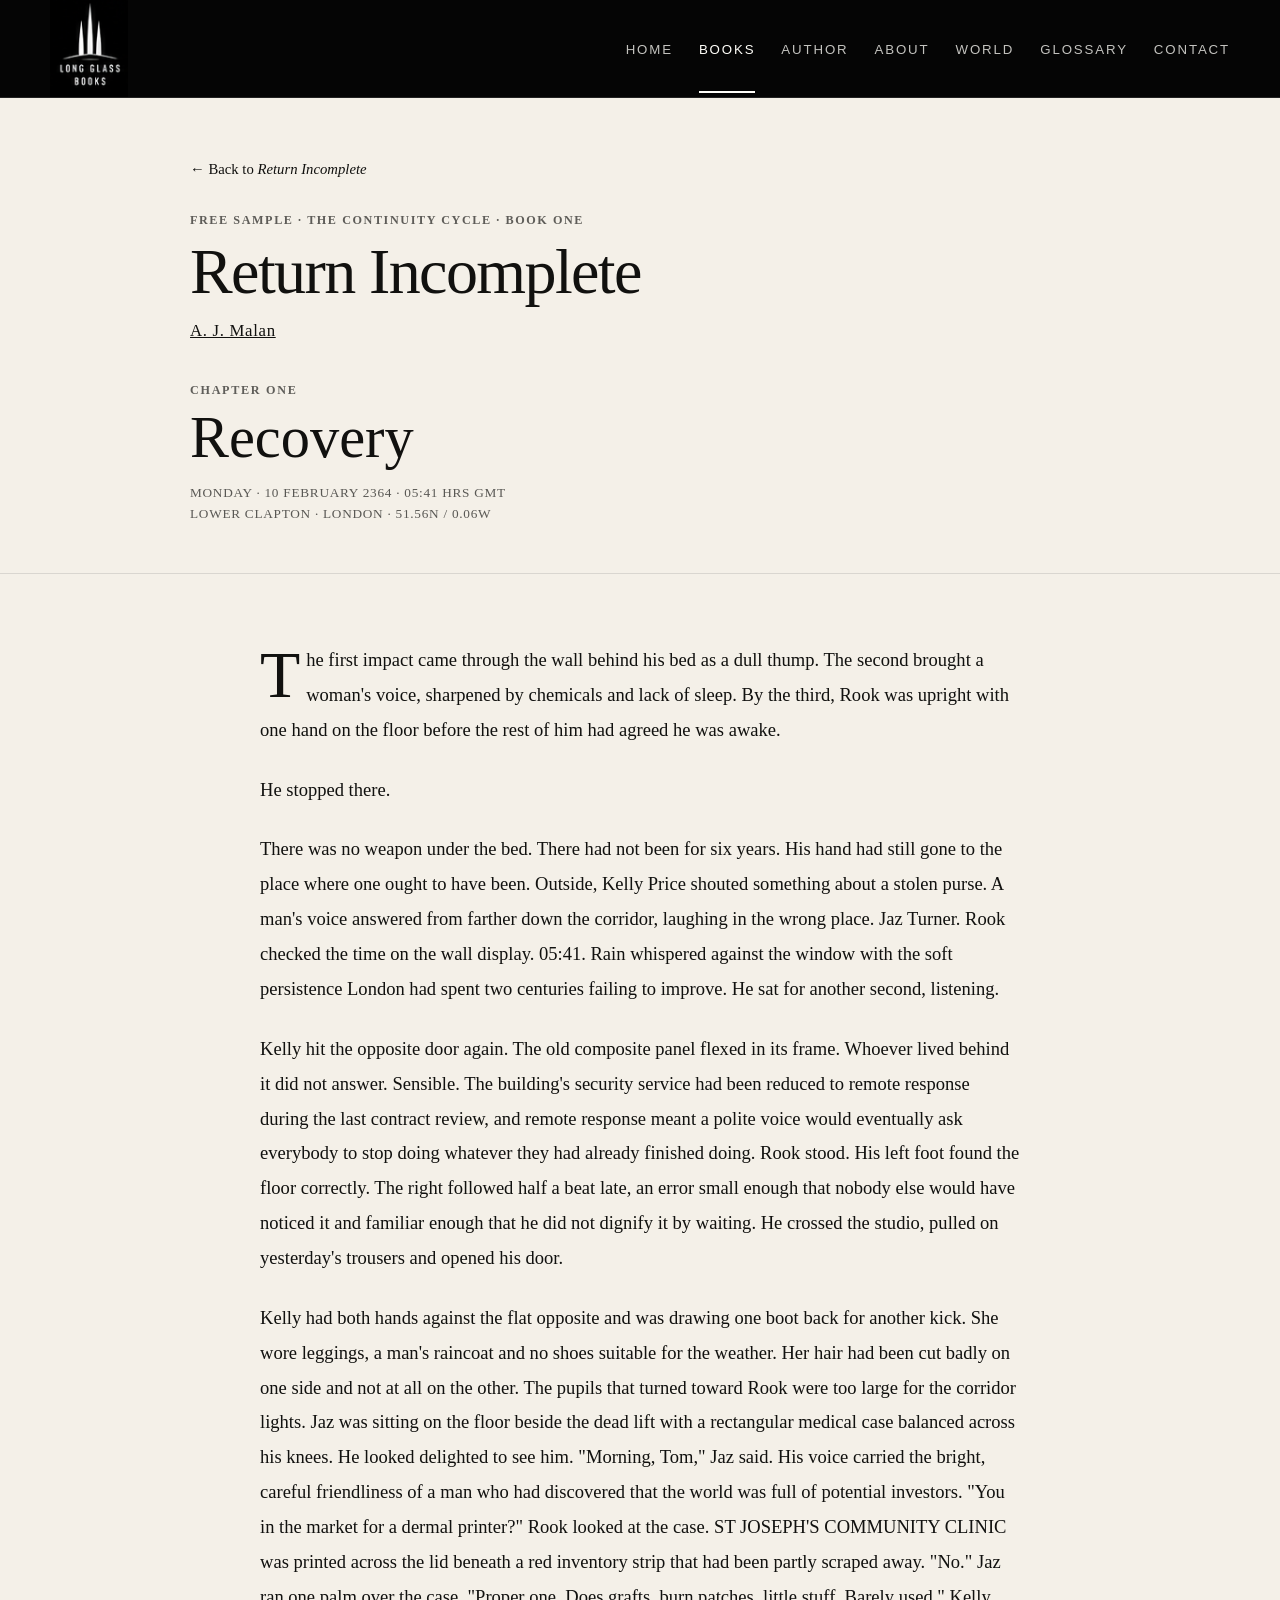
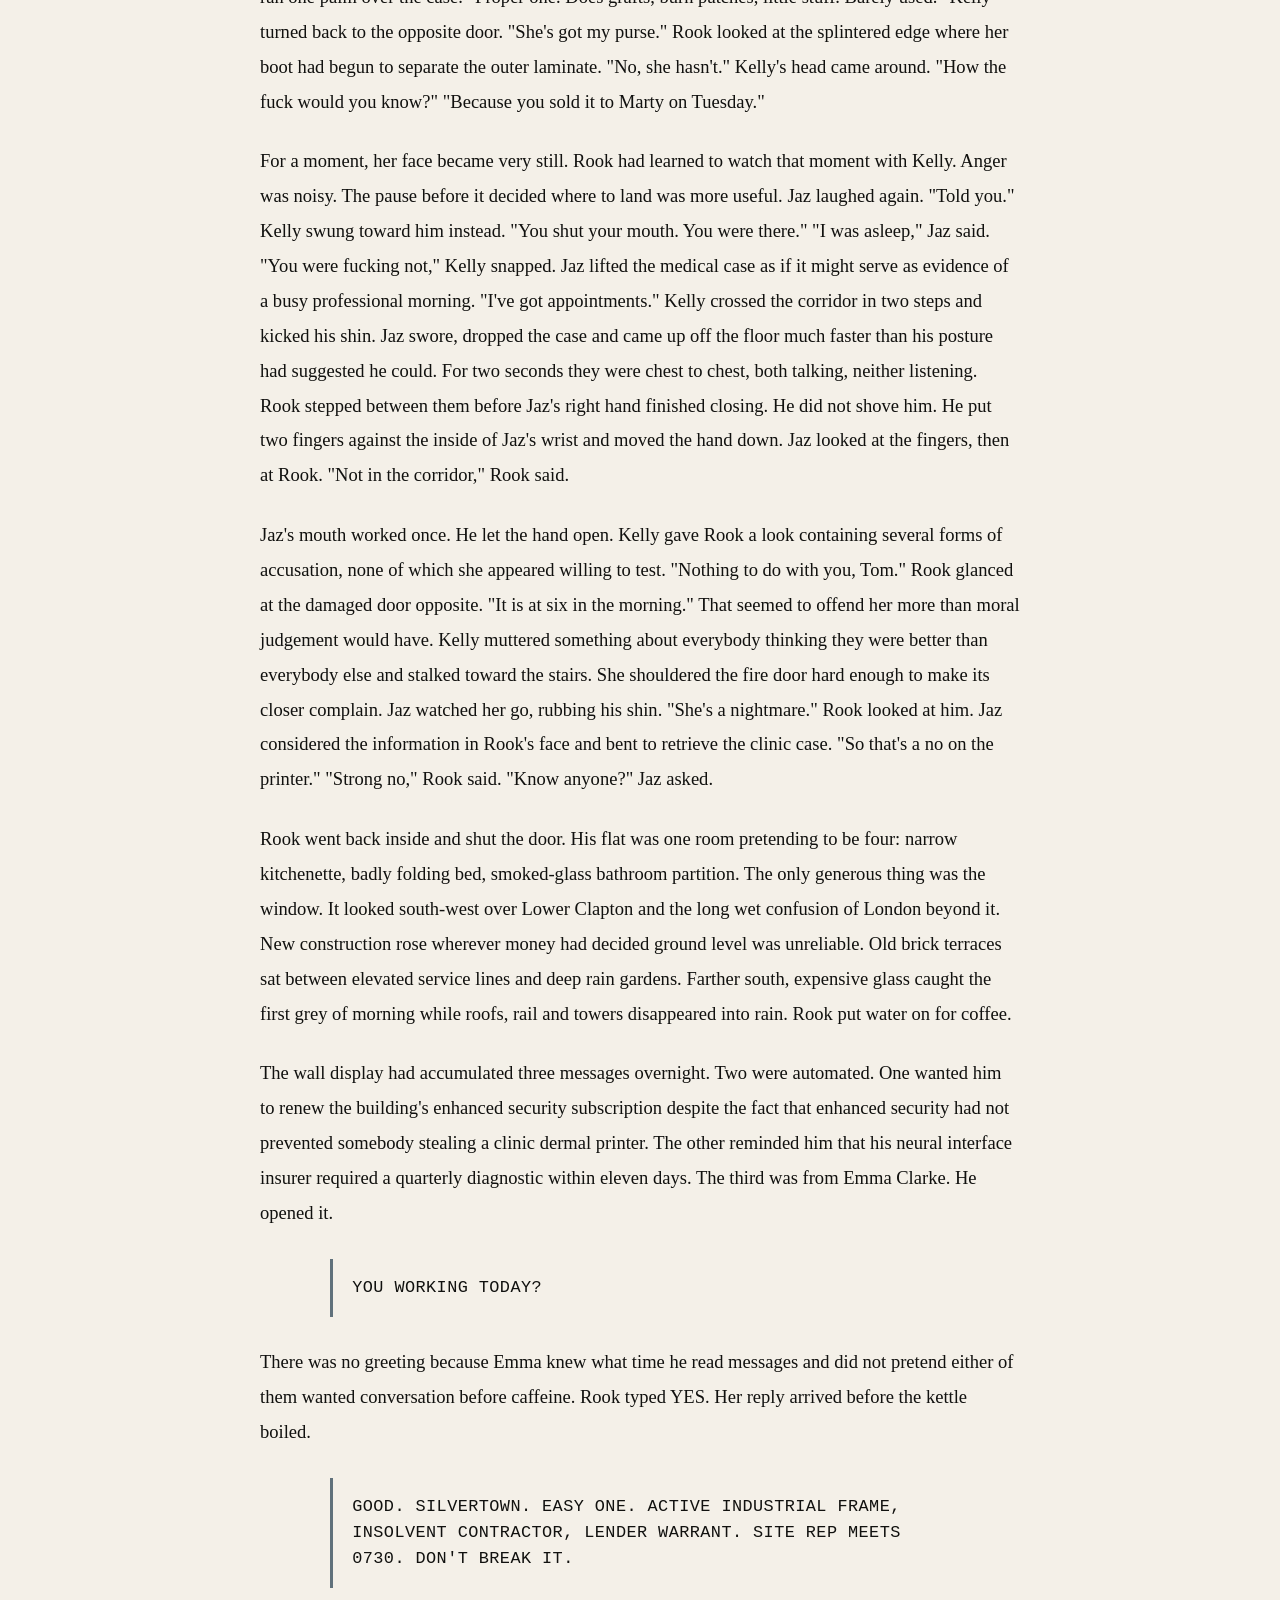
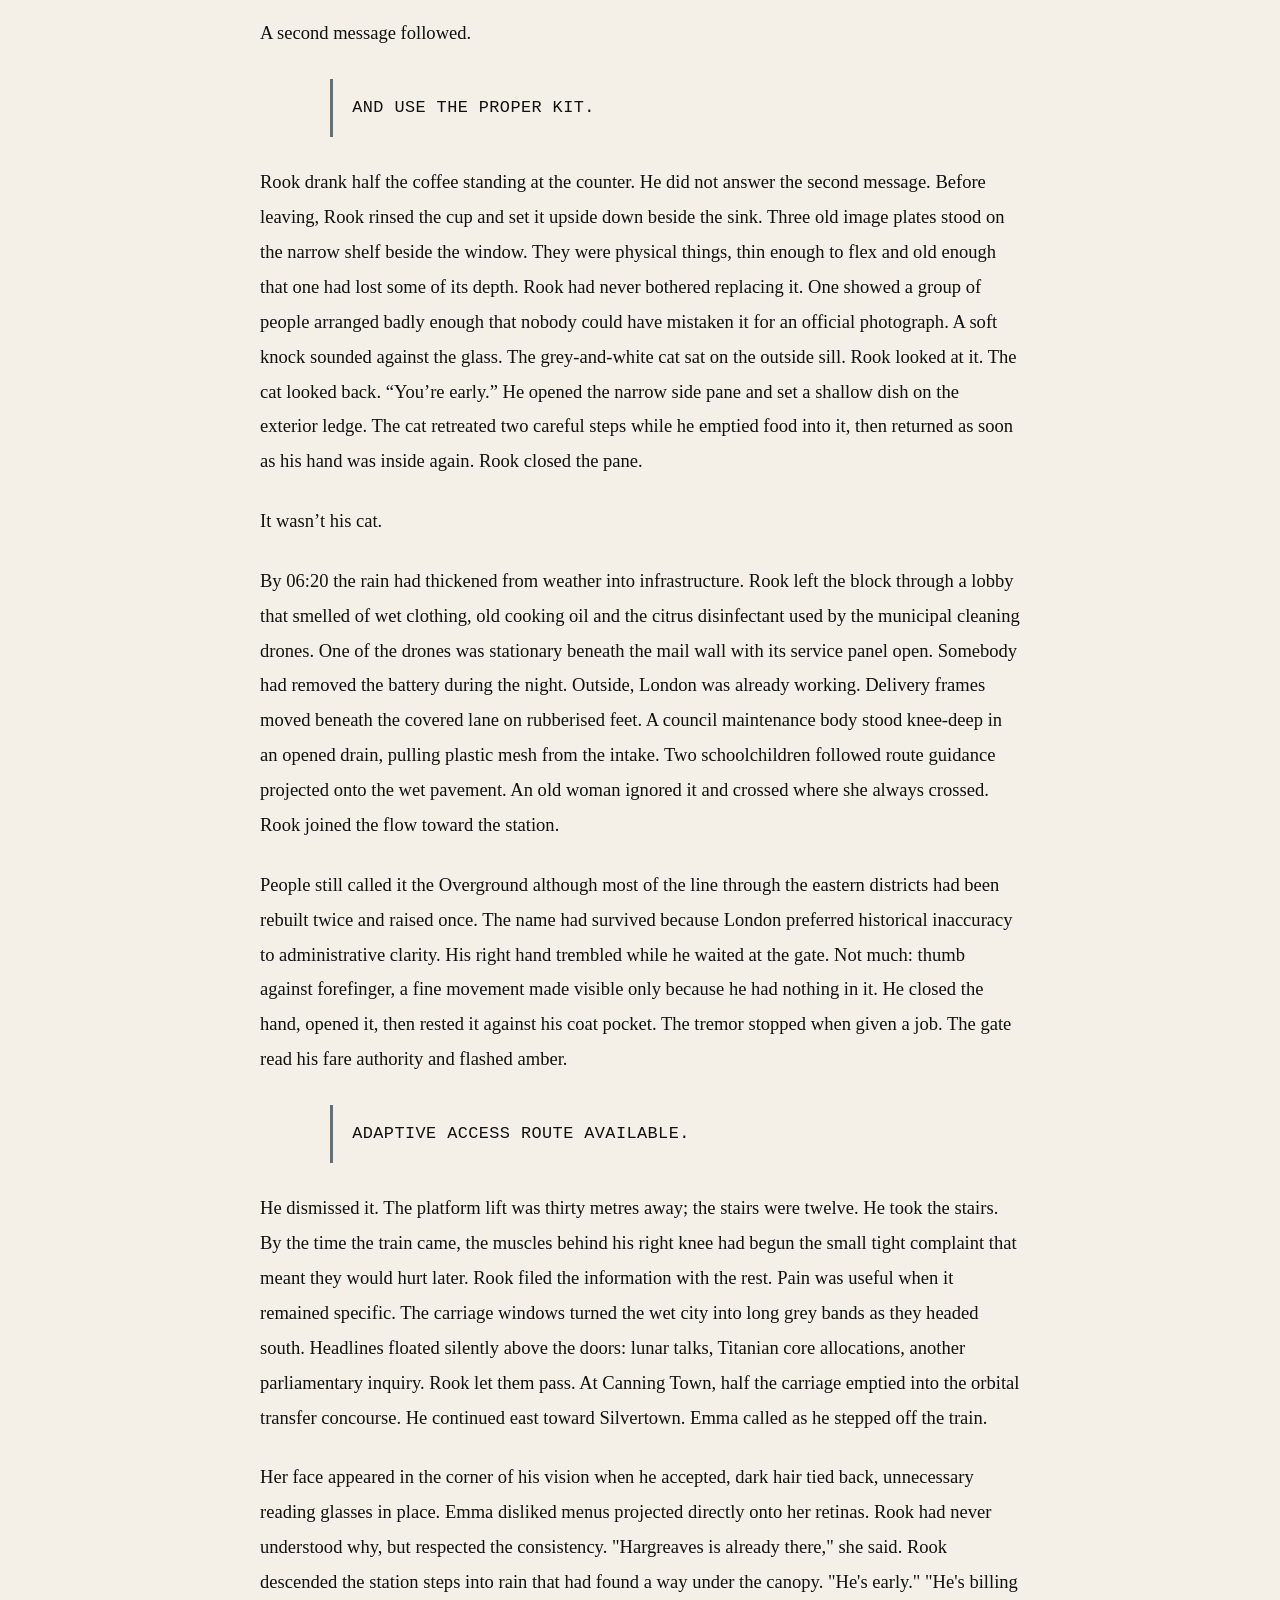
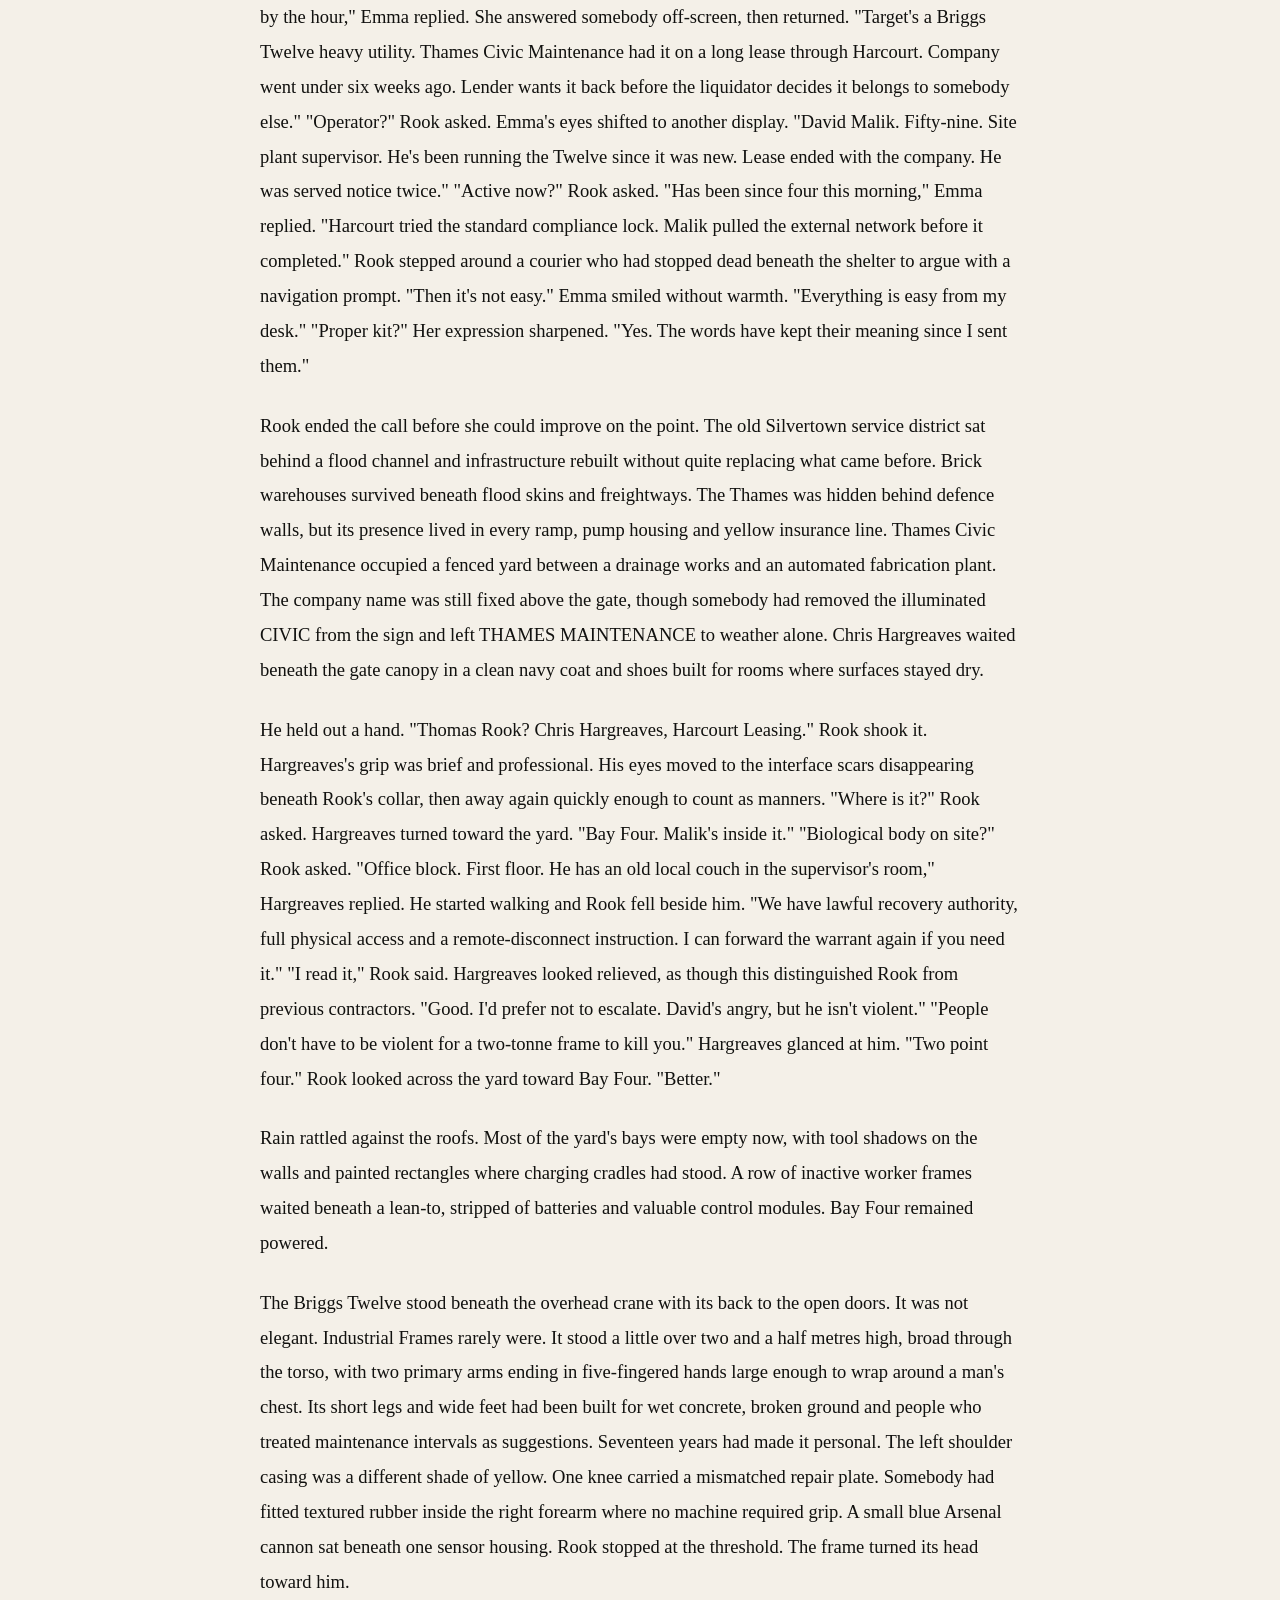
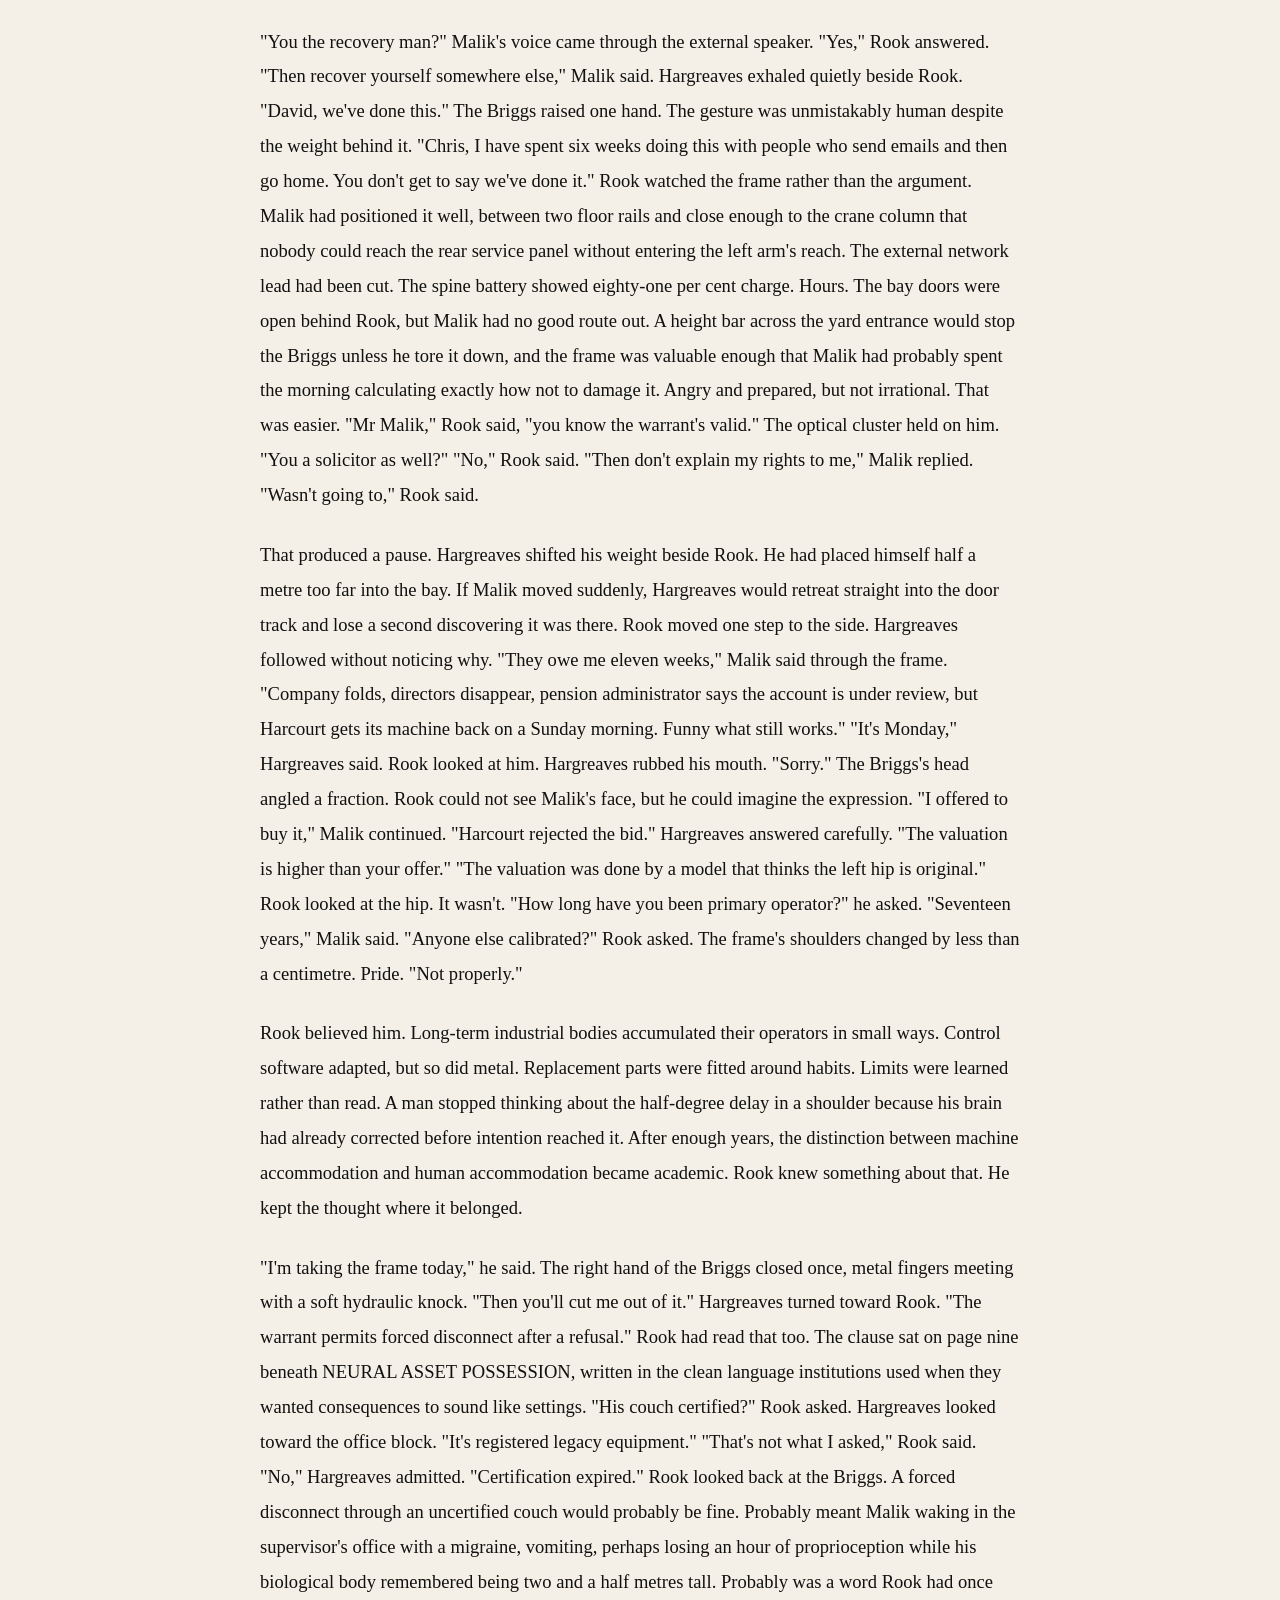
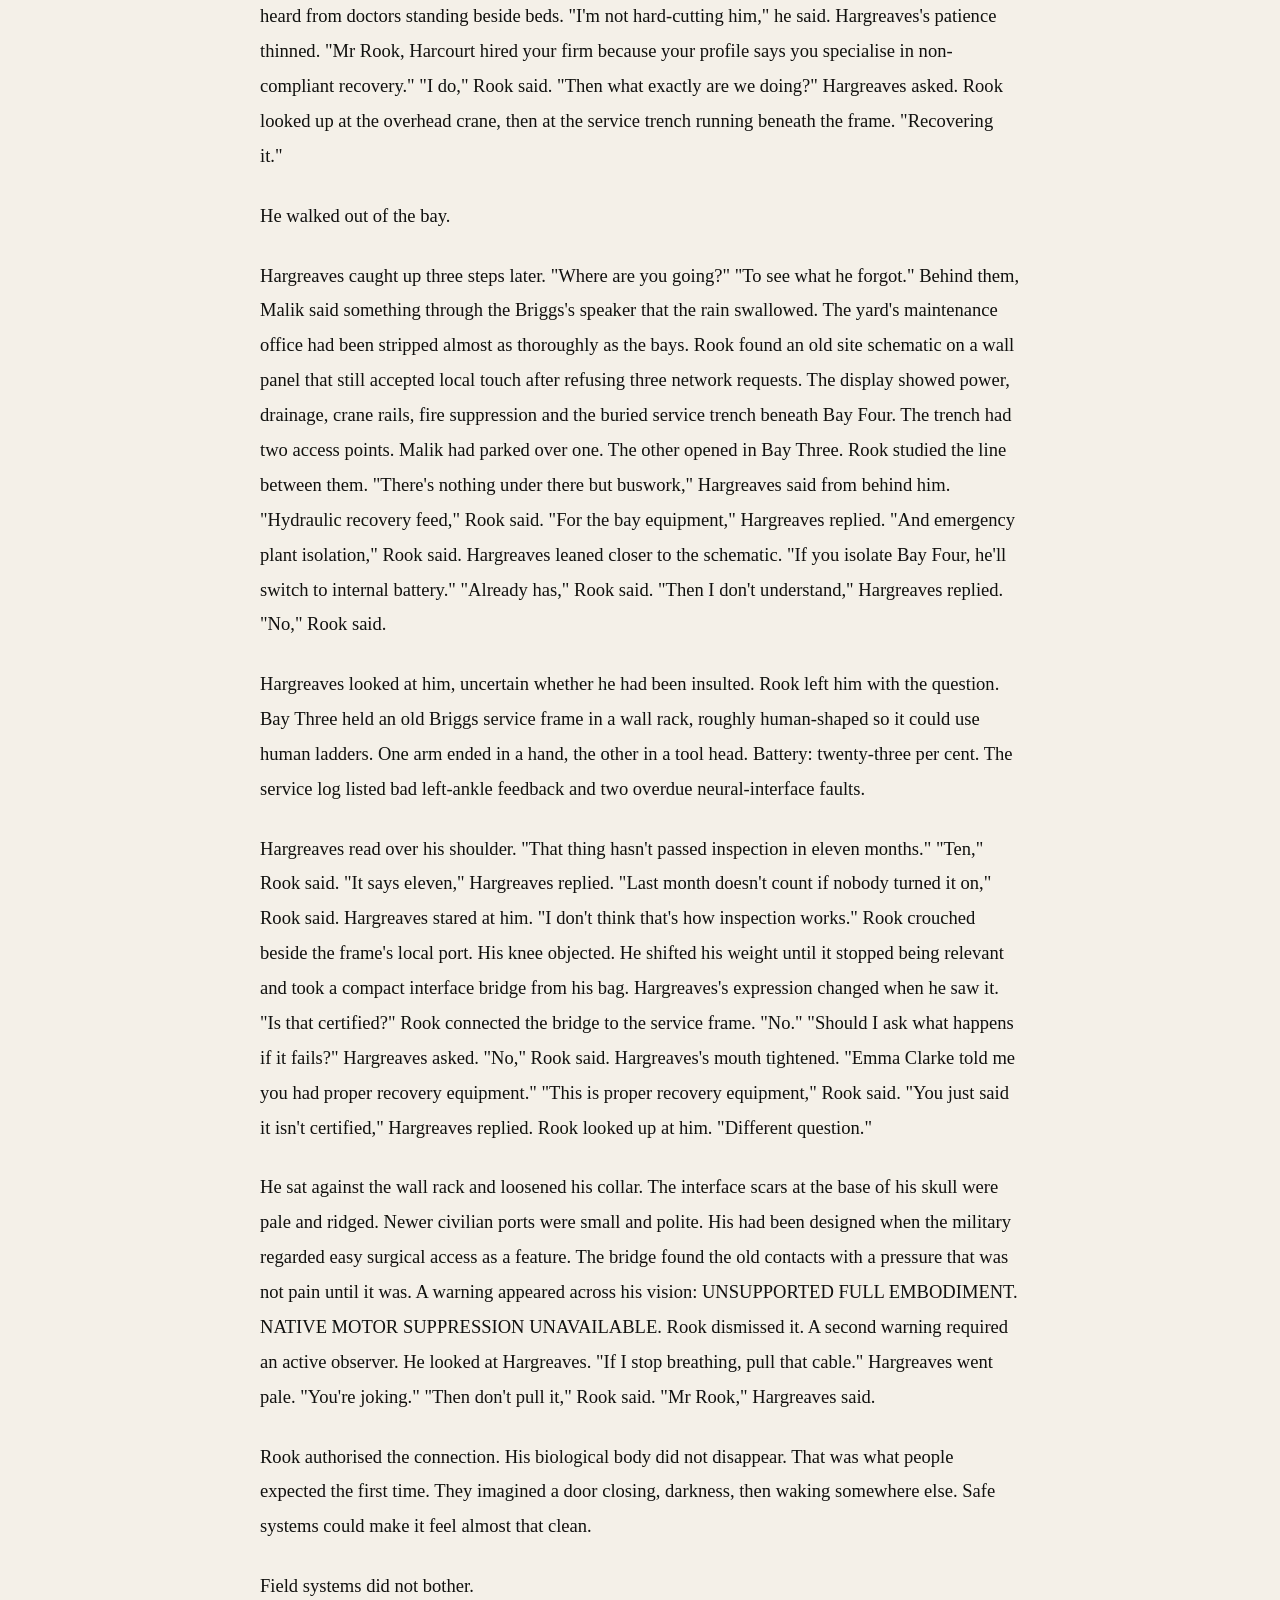
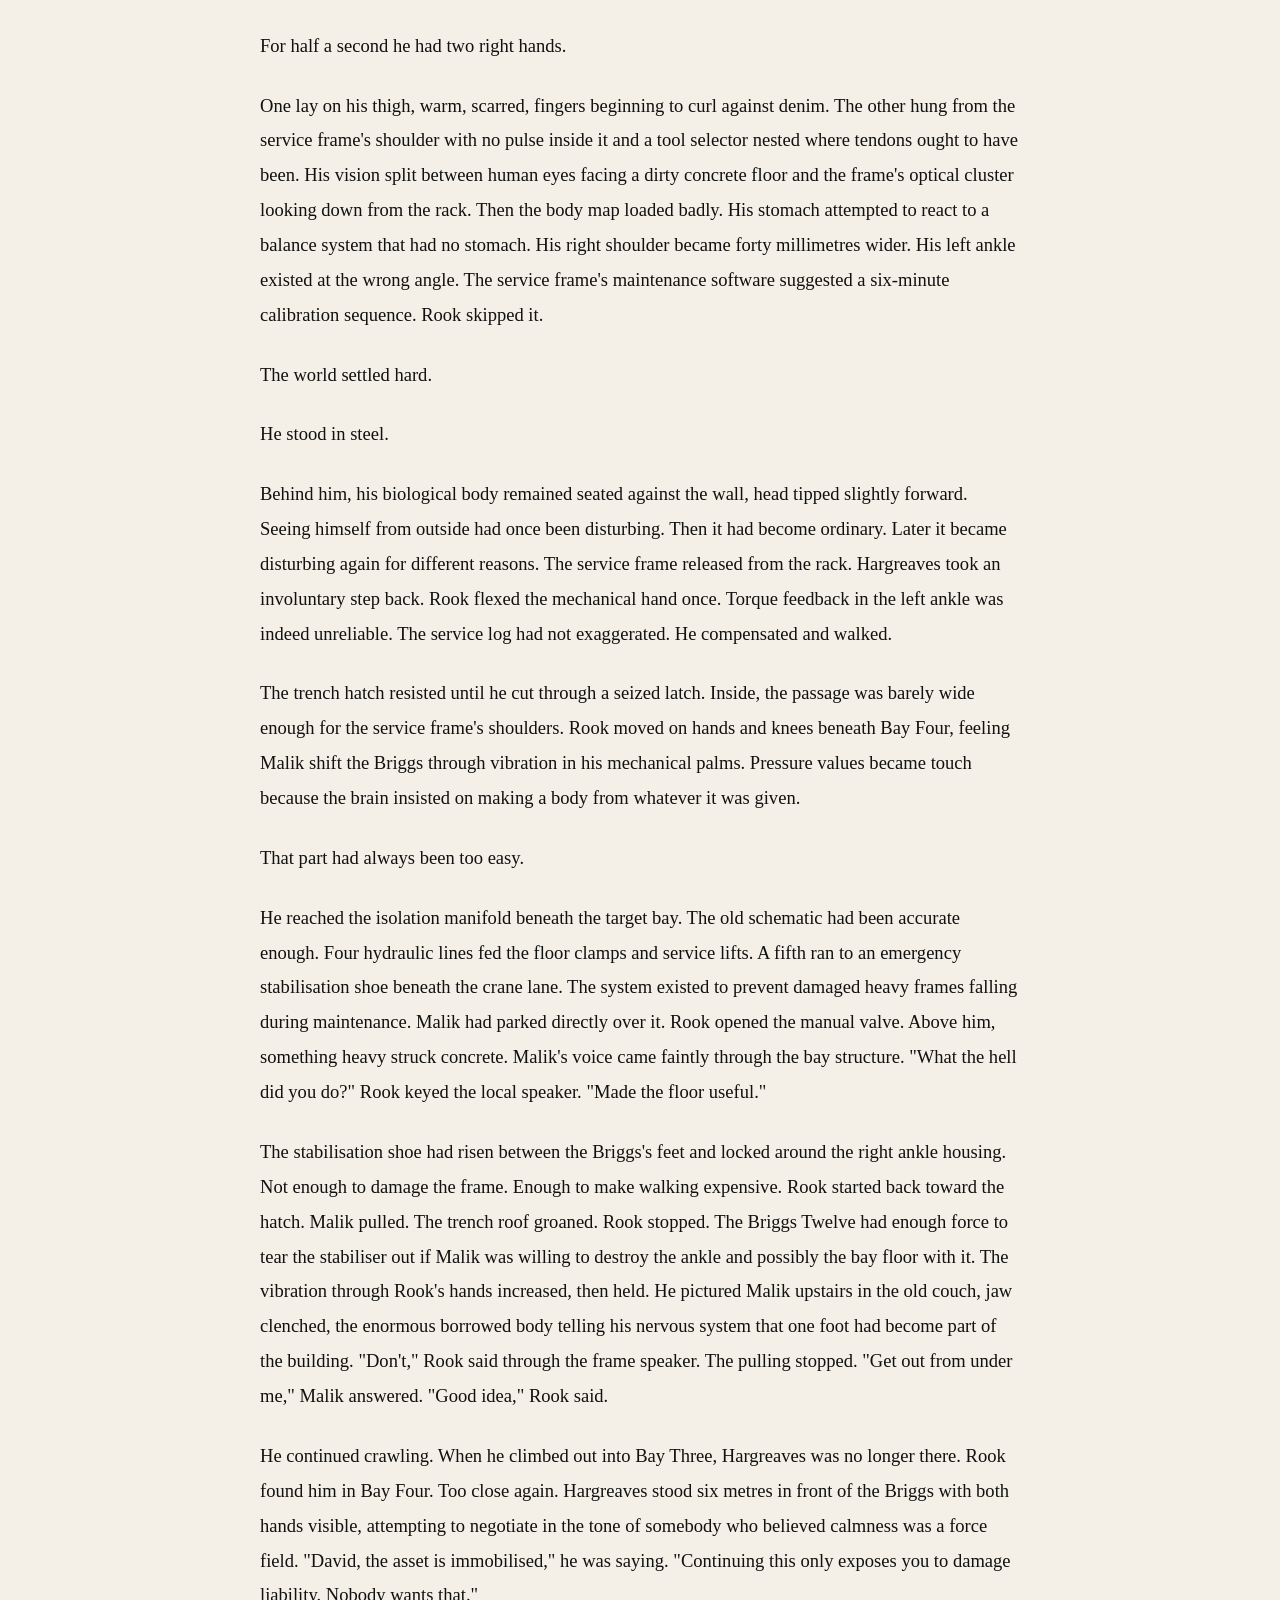
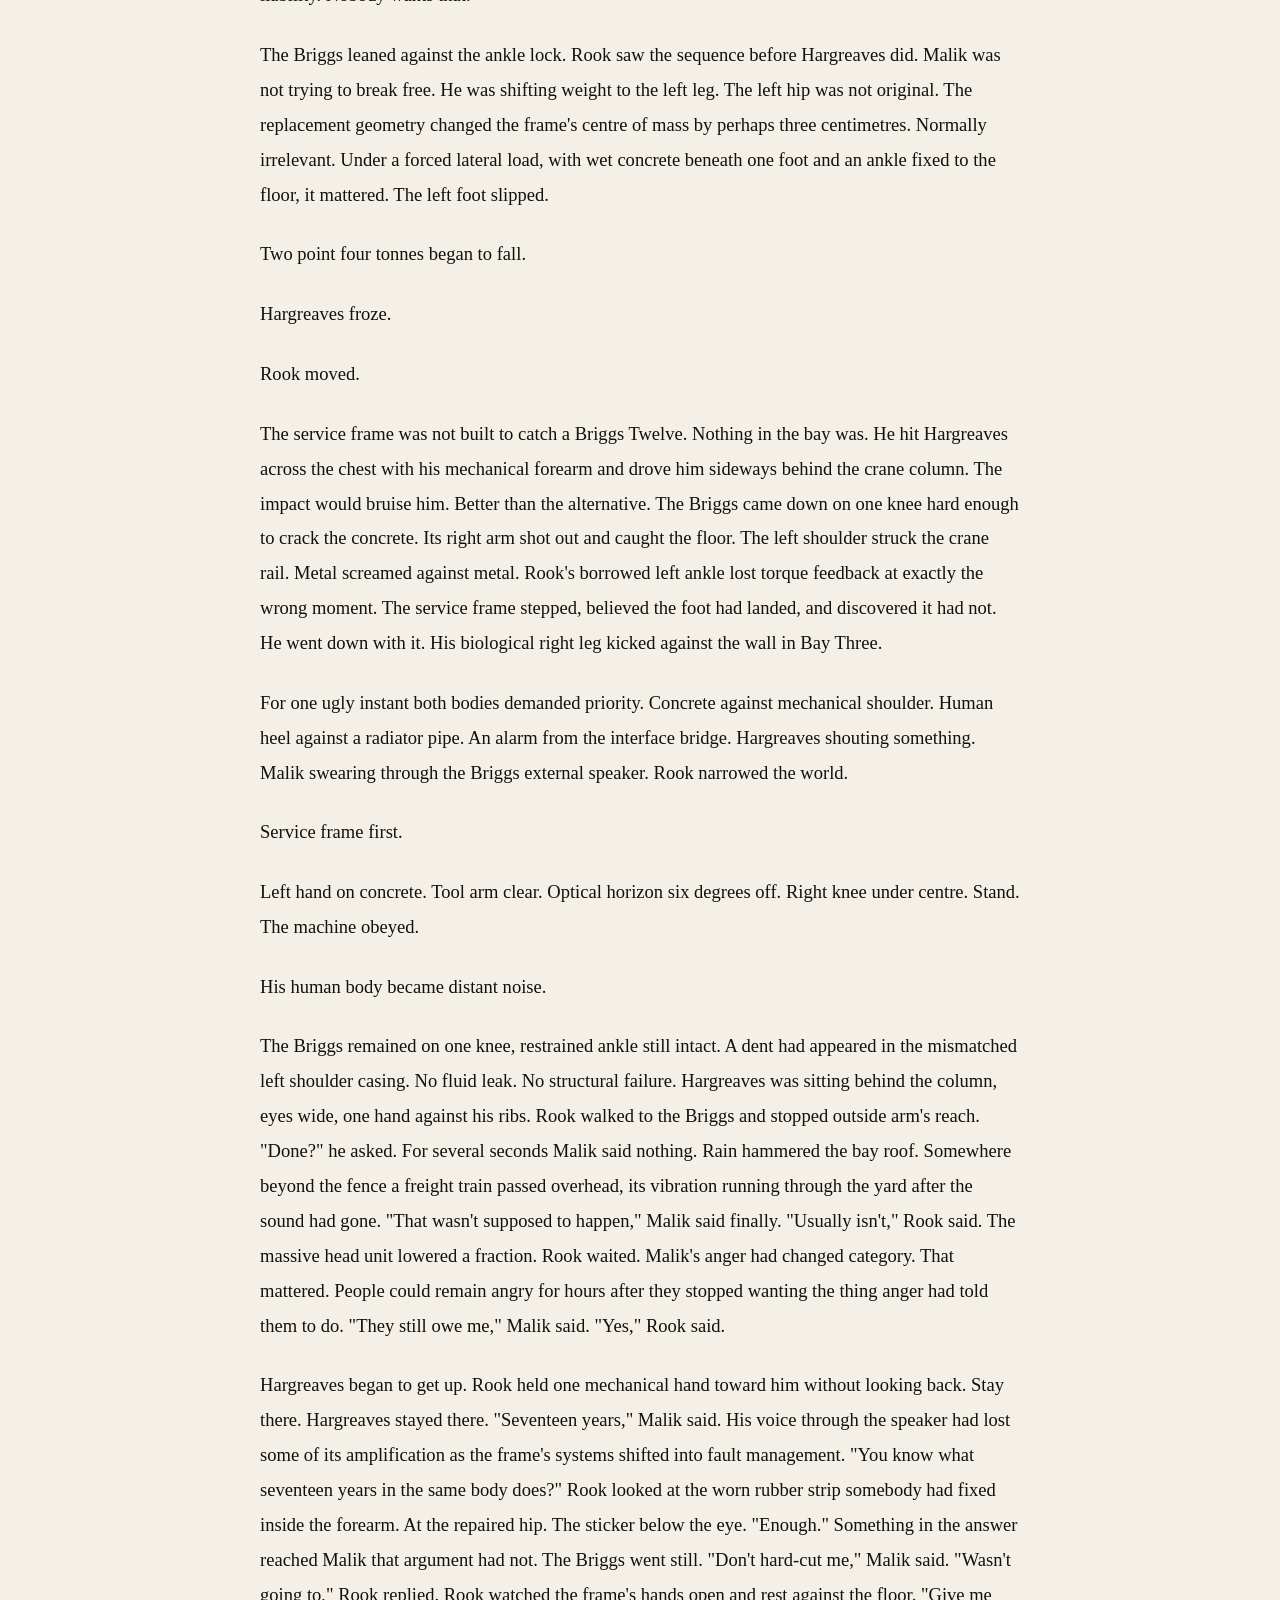
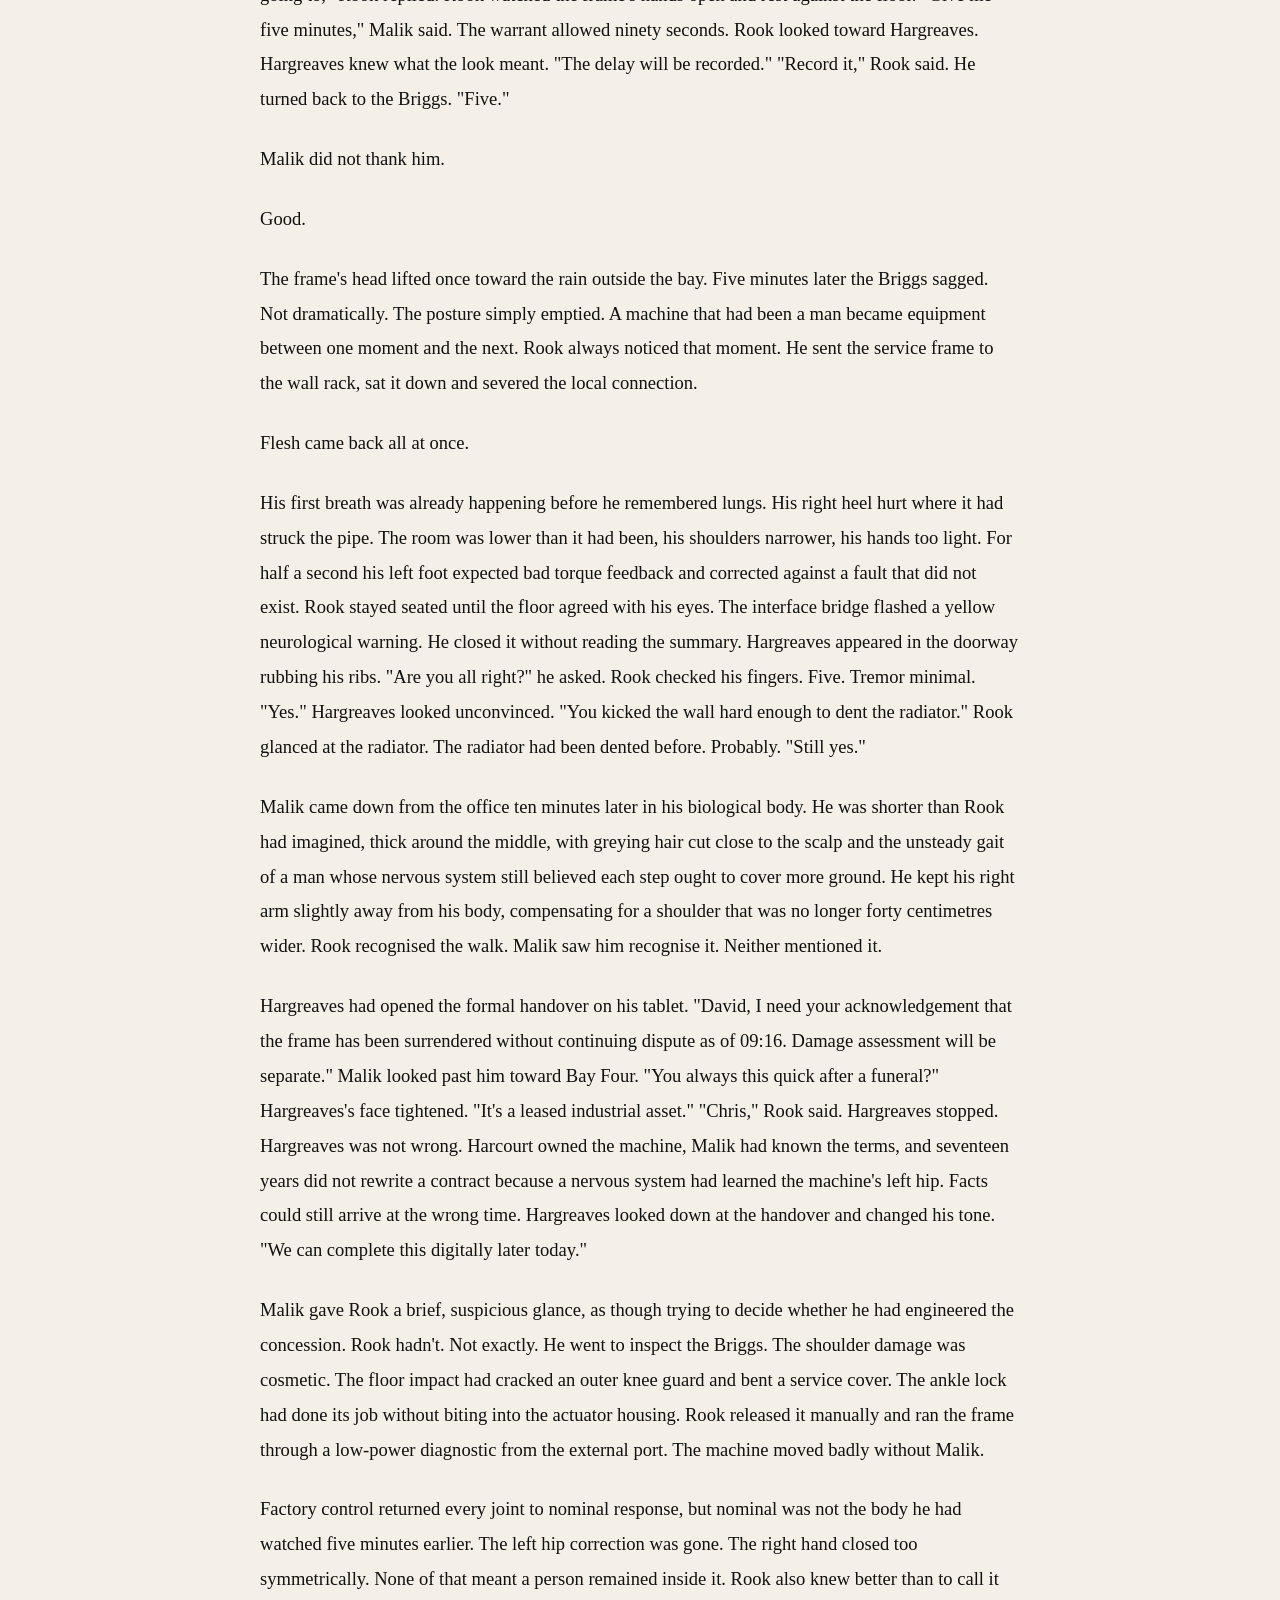
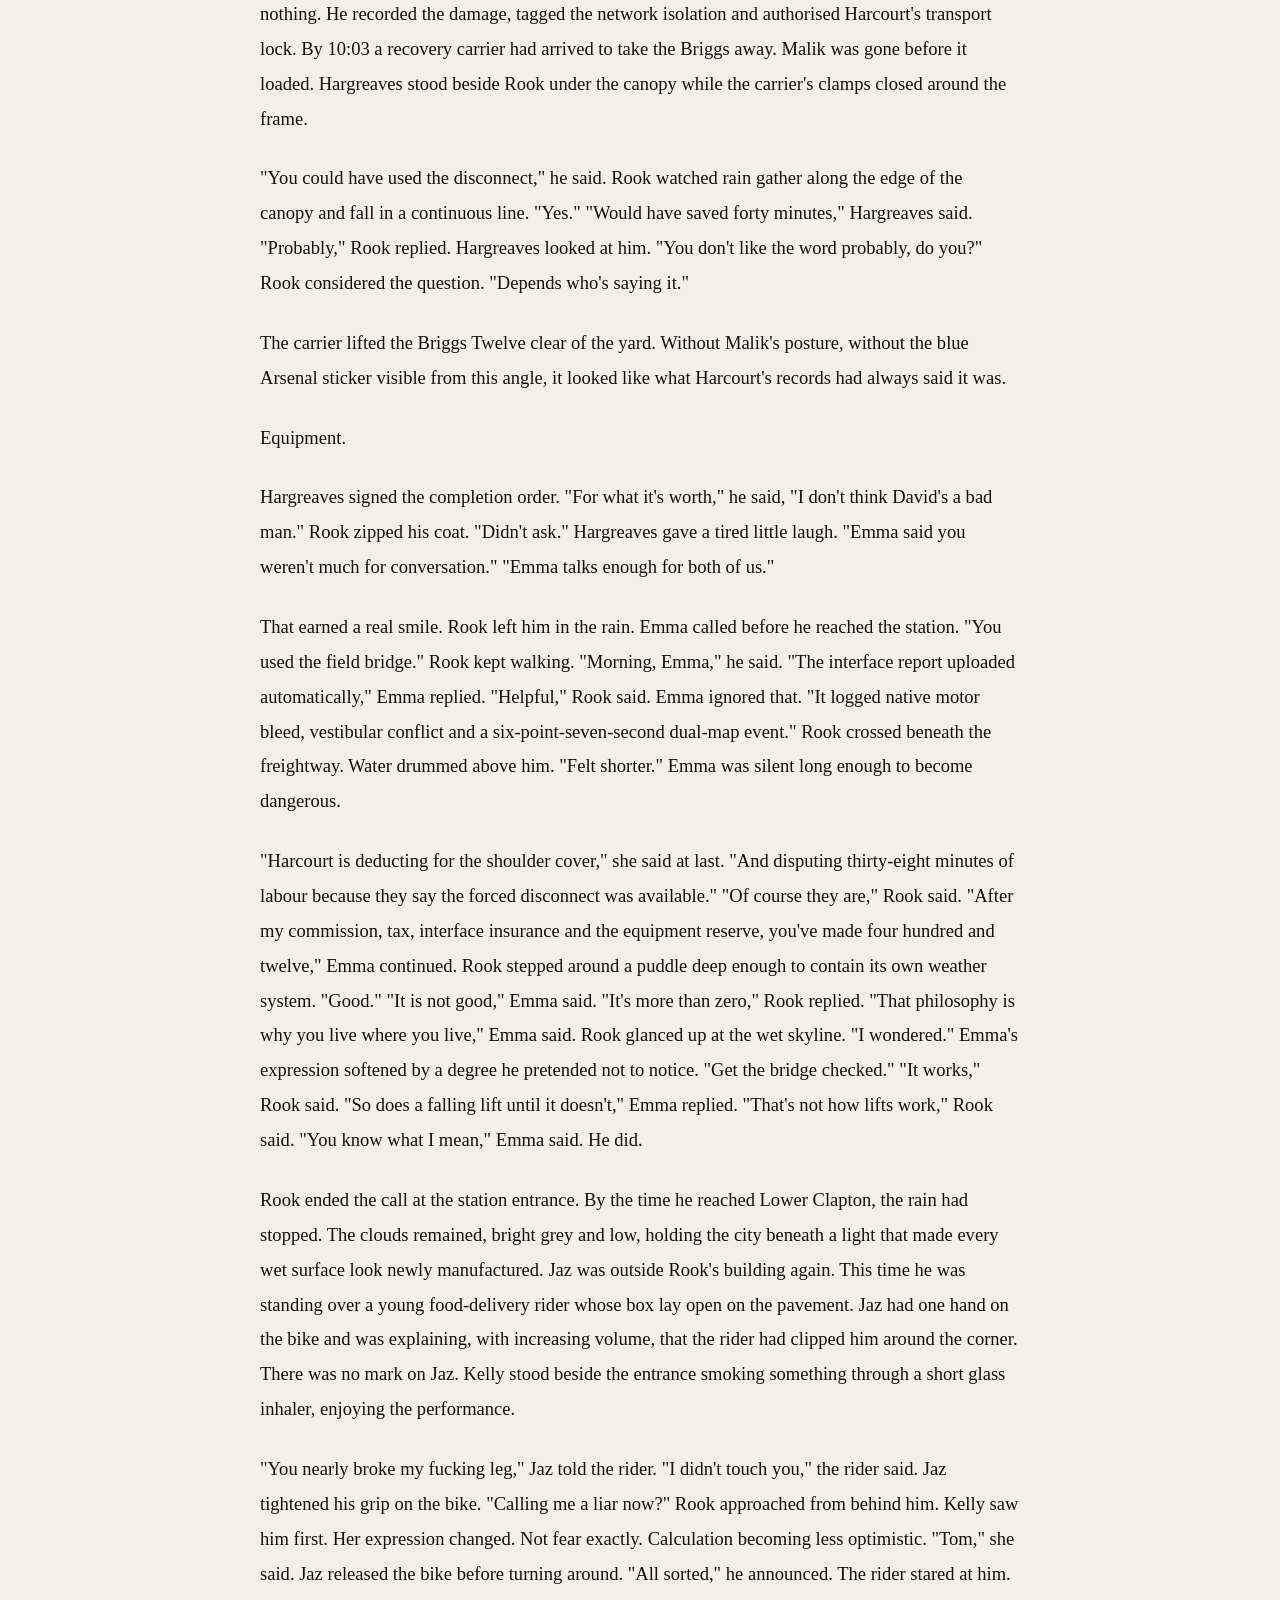
<file: return-incomplete-sample.html>
<!doctype html>
<html lang="en-GB">
<head>
  <meta charset="utf-8">
  <meta name="viewport" content="width=device-width, initial-scale=1">

  <title>Read Chapter One of Return Incomplete | A. J. Malan</title>
  <meta name="description" content="Read Chapter One of Return Incomplete by A. J. Malan free online. Thomas Rook used to fight wars through bodies millions of kilometres away. Now he repossesses them for a living.">

  <link rel="canonical" href="https://longglassbooks.uk/return-incomplete-sample.html">
  <link rel="icon" type="image/png" href="assets/favicon.png">
  <link rel="stylesheet" href="assets/style.css">

  <meta property="og:type" content="article">
  <meta property="og:title" content="Read Chapter One of Return Incomplete">
  <meta property="og:description" content="Chapter One: Recovery. A free sample from Return Incomplete, Book One of The Continuity Cycle by A. J. Malan.">
  <meta property="og:url" content="https://longglassbooks.uk/return-incomplete-sample.html">
  <meta property="og:image" content="https://longglassbooks.uk/assets/return-incomplete-kindle-cover.jpg">
  <meta property="og:site_name" content="Long Glass Books">
  <meta name="twitter:card" content="summary_large_image">

  <style>
    .sample-hero {
      padding: 3.6rem 1.5rem 3rem;
      border-bottom: 1px solid rgba(50, 58, 64, .14);
    }
    .sample-hero-inner,
    .reading-wrap,
    .sample-cta-inner {
      width: min(900px, 100%);
      margin: 0 auto;
    }
    .sample-back {
      display: inline-block;
      margin-bottom: 1.8rem;
      font-size: .92rem;
      text-decoration: none;
    }
    .sample-kicker {
      text-transform: uppercase;
      letter-spacing: .13em;
      font-size: .76rem;
      font-weight: 700;
      opacity: .66;
      margin-bottom: .65rem;
    }
    .sample-book-title {
      margin: 0;
      font-size: clamp(2.25rem, 5vw, 4rem);
      line-height: 1;
      letter-spacing: -.025em;
    }
    .sample-author {
      margin: .8rem 0 2.2rem;
      font-size: 1.05rem;
      letter-spacing: .04em;
    }
    .chapter-number {
      margin-top: 1rem;
      text-transform: uppercase;
      letter-spacing: .14em;
      font-size: .76rem;
      font-weight: 700;
      opacity: .65;
    }
    .chapter-title {
      margin: .45rem 0 .8rem;
      font-size: clamp(2rem, 5vw, 3.65rem);
      line-height: 1.05;
    }
    .chapter-dateline {
      margin: 0;
      font-size: .83rem;
      line-height: 1.65;
      letter-spacing: .055em;
      text-transform: uppercase;
      opacity: .68;
    }
    .reading-page {
      padding: 4.3rem 1.5rem 5rem;
    }
    .reading-wrap {
      width: min(760px, 100%);
    }
    .chapter-body {
      font-family: Georgia, "Times New Roman", serif;
      font-size: clamp(1.04rem, 1.8vw, 1.16rem);
      line-height: 1.88;
    }
    .chapter-body p {
      margin: 0 0 1.34em;
    }
    .chapter-body p:first-child::first-letter {
      float: left;
      font-size: 3.55em;
      line-height: .82;
      padding-right: .09em;
      padding-top: .08em;
    }
    .system-message {
      margin: 1.75rem auto;
      padding: 1rem 1.2rem;
      width: min(620px, 92%);
      border-left: 3px solid #60717b;
      font-family: ui-monospace, SFMono-Regular, Menlo, Consolas, monospace;
      font-size: .91em;
      line-height: 1.55;
      letter-spacing: .025em;
      white-space: normal;
    }
    .sample-end {
      text-align: center;
      margin: 4.25rem 0 0;
      padding-top: 2.2rem;
      border-top: 1px solid rgba(50, 58, 64, .16);
      font-family: inherit;
    }
    .sample-end-mark {
      text-transform: uppercase;
      letter-spacing: .15em;
      font-size: .74rem;
      opacity: .58;
    }
    .sample-cta {
      background: #2e3b43;
      color: #f3efe5;
      padding: 4.2rem 1.5rem;
    }
    .sample-cta-inner {
      text-align: center;
      width: min(760px, 100%);
    }
    .sample-cta h2 {
      color: inherit;
      margin: 0 0 1rem;
      font-size: clamp(2rem, 5vw, 3.5rem);
      line-height: 1.08;
    }
    .sample-cta p {
      margin: 0 auto 1.8rem;
      max-width: 650px;
      line-height: 1.75;
      opacity: .86;
    }
    .sample-cta .button {
      margin: .3rem;
    }
    .sample-cta .button.primary {
      background: #f3efe5;
      color: #2e3b43;
      border-color: #f3efe5;
    }
    .sample-disabled {
      opacity: .5;
      pointer-events: none;
      cursor: default;
    }
    .sample-note {
      margin-top: 1.2rem;
      font-size: .84rem;
      opacity: .6;
    }
    @media (max-width: 620px) {
      .sample-hero {
        padding-top: 2.4rem;
      }
      .reading-page {
        padding-top: 3rem;
      }
      .chapter-body {
        line-height: 1.78;
      }
    }
  </style>
</head>
<body>
<a class="skip-link" href="#chapter">Skip to chapter</a>

<header class="site-header">
  <div class="header-inner">
    <a class="brand" href="index.html" aria-label="Long Glass Books home">
      <img src="assets/long-glass-books-logo.png" alt="Long Glass Books">
    </a>
    <nav class="site-nav" aria-label="Primary navigation">
      <a href="index.html">Home</a>
      <a href="books.html" aria-current="page">Books</a>
      <a href="author.html">Author</a>
      <a href="about.html">About</a>
      <a href="world.html">World</a>
      <a href="glossary.html">Glossary</a>
      <a href="contact.html">Contact</a>
    </nav>
  </div>
</header>

<main>
  <section class="sample-hero">
    <div class="sample-hero-inner">
      <a class="sample-back" href="return-incomplete.html">← Back to <em>Return Incomplete</em></a>

      <div class="sample-kicker">Free sample · The Continuity Cycle · Book One</div>
      <h1 class="sample-book-title">Return Incomplete</h1>
      <div class="sample-author"><a href="author.html">A. J. Malan</a></div>

      <div class="chapter-number">Chapter One</div>
      <h2 class="chapter-title">Recovery</h2>
      <p class="chapter-dateline">
        Monday · 10 February 2364 · 05:41 HRS GMT<br>
        Lower Clapton · London · 51.56N / 0.06W
      </p>
    </div>
  </section>

  <article class="reading-page" id="chapter" aria-label="Chapter One: Recovery">
    <div class="reading-wrap">
      <div class="chapter-body">
        <p>The first impact came through the wall behind his bed as a dull thump. The second brought a woman&#x27;s voice, sharpened by chemicals and lack of sleep. By the third, Rook was upright with one hand on the floor before the rest of him had agreed he was awake.</p>
<p>He stopped there.</p>
<p>There was no weapon under the bed. There had not been for six years. His hand had still gone to the place where one ought to have been. Outside, Kelly Price shouted something about a stolen purse. A man&#x27;s voice answered from farther down the corridor, laughing in the wrong place. Jaz Turner. Rook checked the time on the wall display. 05:41. Rain whispered against the window with the soft persistence London had spent two centuries failing to improve. He sat for another second, listening.</p>
<p>Kelly hit the opposite door again. The old composite panel flexed in its frame. Whoever lived behind it did not answer. Sensible. The building&#x27;s security service had been reduced to remote response during the last contract review, and remote response meant a polite voice would eventually ask everybody to stop doing whatever they had already finished doing. Rook stood. His left foot found the floor correctly. The right followed half a beat late, an error small enough that nobody else would have noticed it and familiar enough that he did not dignify it by waiting. He crossed the studio, pulled on yesterday&#x27;s trousers and opened his door.</p>
<p>Kelly had both hands against the flat opposite and was drawing one boot back for another kick. She wore leggings, a man&#x27;s raincoat and no shoes suitable for the weather. Her hair had been cut badly on one side and not at all on the other. The pupils that turned toward Rook were too large for the corridor lights. Jaz was sitting on the floor beside the dead lift with a rectangular medical case balanced across his knees. He looked delighted to see him. &quot;Morning, Tom,&quot; Jaz said. His voice carried the bright, careful friendliness of a man who had discovered that the world was full of potential investors. &quot;You in the market for a dermal printer?&quot; Rook looked at the case. ST JOSEPH&#x27;S COMMUNITY CLINIC was printed across the lid beneath a red inventory strip that had been partly scraped away. &quot;No.&quot; Jaz ran one palm over the case. &quot;Proper one. Does grafts, burn patches, little stuff. Barely used.&quot; Kelly turned back to the opposite door. &quot;She&#x27;s got my purse.&quot; Rook looked at the splintered edge where her boot had begun to separate the outer laminate. &quot;No, she hasn&#x27;t.&quot; Kelly&#x27;s head came around. &quot;How the fuck would you know?&quot; &quot;Because you sold it to Marty on Tuesday.&quot;</p>
<p>For a moment, her face became very still. Rook had learned to watch that moment with Kelly. Anger was noisy. The pause before it decided where to land was more useful. Jaz laughed again. &quot;Told you.&quot; Kelly swung toward him instead. &quot;You shut your mouth. You were there.&quot; &quot;I was asleep,&quot; Jaz said. &quot;You were fucking not,&quot; Kelly snapped. Jaz lifted the medical case as if it might serve as evidence of a busy professional morning. &quot;I&#x27;ve got appointments.&quot; Kelly crossed the corridor in two steps and kicked his shin. Jaz swore, dropped the case and came up off the floor much faster than his posture had suggested he could. For two seconds they were chest to chest, both talking, neither listening. Rook stepped between them before Jaz&#x27;s right hand finished closing. He did not shove him. He put two fingers against the inside of Jaz&#x27;s wrist and moved the hand down. Jaz looked at the fingers, then at Rook. &quot;Not in the corridor,&quot; Rook said.</p>
<p>Jaz&#x27;s mouth worked once. He let the hand open. Kelly gave Rook a look containing several forms of accusation, none of which she appeared willing to test. &quot;Nothing to do with you, Tom.&quot; Rook glanced at the damaged door opposite. &quot;It is at six in the morning.&quot; That seemed to offend her more than moral judgement would have. Kelly muttered something about everybody thinking they were better than everybody else and stalked toward the stairs. She shouldered the fire door hard enough to make its closer complain. Jaz watched her go, rubbing his shin. &quot;She&#x27;s a nightmare.&quot; Rook looked at him. Jaz considered the information in Rook&#x27;s face and bent to retrieve the clinic case. &quot;So that&#x27;s a no on the printer.&quot; &quot;Strong no,&quot; Rook said. &quot;Know anyone?&quot; Jaz asked.</p>
<p>Rook went back inside and shut the door. His flat was one room pretending to be four: narrow kitchenette, badly folding bed, smoked-glass bathroom partition. The only generous thing was the window. It looked south-west over Lower Clapton and the long wet confusion of London beyond it. New construction rose wherever money had decided ground level was unreliable. Old brick terraces sat between elevated service lines and deep rain gardens. Farther south, expensive glass caught the first grey of morning while roofs, rail and towers disappeared into rain. Rook put water on for coffee.</p>
<p>The wall display had accumulated three messages overnight. Two were automated. One wanted him to renew the building&#x27;s enhanced security subscription despite the fact that enhanced security had not prevented somebody stealing a clinic dermal printer. The other reminded him that his neural interface insurer required a quarterly diagnostic within eleven days. The third was from Emma Clarke. He opened it.</p>
<div class="system-message">YOU WORKING TODAY?</div>
<p>There was no greeting because Emma knew what time he read messages and did not pretend either of them wanted conversation before caffeine. Rook typed YES. Her reply arrived before the kettle boiled.</p>
<div class="system-message">GOOD. SILVERTOWN. EASY ONE. ACTIVE INDUSTRIAL FRAME, INSOLVENT CONTRACTOR, LENDER WARRANT. SITE REP MEETS 0730. DON&#x27;T BREAK IT.</div>
<p>A second message followed.</p>
<div class="system-message">AND USE THE PROPER KIT.</div>
<p>Rook drank half the coffee standing at the counter. He did not answer the second message. Before leaving, Rook rinsed the cup and set it upside down beside the sink. Three old image plates stood on the narrow shelf beside the window. They were physical things, thin enough to flex and old enough that one had lost some of its depth. Rook had never bothered replacing it. One showed a group of people arranged badly enough that nobody could have mistaken it for an official photograph. A soft knock sounded against the glass. The grey-and-white cat sat on the outside sill. Rook looked at it. The cat looked back. “You’re early.” He opened the narrow side pane and set a shallow dish on the exterior ledge. The cat retreated two careful steps while he emptied food into it, then returned as soon as his hand was inside again. Rook closed the pane.</p>
<p>It wasn’t his cat.</p>
<p>By 06:20 the rain had thickened from weather into infrastructure. Rook left the block through a lobby that smelled of wet clothing, old cooking oil and the citrus disinfectant used by the municipal cleaning drones. One of the drones was stationary beneath the mail wall with its service panel open. Somebody had removed the battery during the night. Outside, London was already working. Delivery frames moved beneath the covered lane on rubberised feet. A council maintenance body stood knee-deep in an opened drain, pulling plastic mesh from the intake. Two schoolchildren followed route guidance projected onto the wet pavement. An old woman ignored it and crossed where she always crossed. Rook joined the flow toward the station.</p>
<p>People still called it the Overground although most of the line through the eastern districts had been rebuilt twice and raised once. The name had survived because London preferred historical inaccuracy to administrative clarity. His right hand trembled while he waited at the gate. Not much: thumb against forefinger, a fine movement made visible only because he had nothing in it. He closed the hand, opened it, then rested it against his coat pocket. The tremor stopped when given a job. The gate read his fare authority and flashed amber.</p>
<div class="system-message">ADAPTIVE ACCESS ROUTE AVAILABLE.</div>
<p>He dismissed it. The platform lift was thirty metres away; the stairs were twelve. He took the stairs. By the time the train came, the muscles behind his right knee had begun the small tight complaint that meant they would hurt later. Rook filed the information with the rest. Pain was useful when it remained specific. The carriage windows turned the wet city into long grey bands as they headed south. Headlines floated silently above the doors: lunar talks, Titanian core allocations, another parliamentary inquiry. Rook let them pass. At Canning Town, half the carriage emptied into the orbital transfer concourse. He continued east toward Silvertown. Emma called as he stepped off the train.</p>
<p>Her face appeared in the corner of his vision when he accepted, dark hair tied back, unnecessary reading glasses in place. Emma disliked menus projected directly onto her retinas. Rook had never understood why, but respected the consistency. &quot;Hargreaves is already there,&quot; she said. Rook descended the station steps into rain that had found a way under the canopy. &quot;He&#x27;s early.&quot; &quot;He&#x27;s billing by the hour,&quot; Emma replied. She answered somebody off-screen, then returned. &quot;Target&#x27;s a Briggs Twelve heavy utility. Thames Civic Maintenance had it on a long lease through Harcourt. Company went under six weeks ago. Lender wants it back before the liquidator decides it belongs to somebody else.&quot; &quot;Operator?&quot; Rook asked. Emma&#x27;s eyes shifted to another display. &quot;David Malik. Fifty-nine. Site plant supervisor. He&#x27;s been running the Twelve since it was new. Lease ended with the company. He was served notice twice.&quot; &quot;Active now?&quot; Rook asked. &quot;Has been since four this morning,&quot; Emma replied. &quot;Harcourt tried the standard compliance lock. Malik pulled the external network before it completed.&quot; Rook stepped around a courier who had stopped dead beneath the shelter to argue with a navigation prompt. &quot;Then it&#x27;s not easy.&quot; Emma smiled without warmth. &quot;Everything is easy from my desk.&quot; &quot;Proper kit?&quot; Her expression sharpened. &quot;Yes. The words have kept their meaning since I sent them.&quot;</p>
<p>Rook ended the call before she could improve on the point. The old Silvertown service district sat behind a flood channel and infrastructure rebuilt without quite replacing what came before. Brick warehouses survived beneath flood skins and freightways. The Thames was hidden behind defence walls, but its presence lived in every ramp, pump housing and yellow insurance line. Thames Civic Maintenance occupied a fenced yard between a drainage works and an automated fabrication plant. The company name was still fixed above the gate, though somebody had removed the illuminated CIVIC from the sign and left THAMES MAINTENANCE to weather alone. Chris Hargreaves waited beneath the gate canopy in a clean navy coat and shoes built for rooms where surfaces stayed dry.</p>
<p>He held out a hand. &quot;Thomas Rook? Chris Hargreaves, Harcourt Leasing.&quot; Rook shook it. Hargreaves&#x27;s grip was brief and professional. His eyes moved to the interface scars disappearing beneath Rook&#x27;s collar, then away again quickly enough to count as manners. &quot;Where is it?&quot; Rook asked. Hargreaves turned toward the yard. &quot;Bay Four. Malik&#x27;s inside it.&quot; &quot;Biological body on site?&quot; Rook asked. &quot;Office block. First floor. He has an old local couch in the supervisor&#x27;s room,&quot; Hargreaves replied. He started walking and Rook fell beside him. &quot;We have lawful recovery authority, full physical access and a remote-disconnect instruction. I can forward the warrant again if you need it.&quot; &quot;I read it,&quot; Rook said. Hargreaves looked relieved, as though this distinguished Rook from previous contractors. &quot;Good. I&#x27;d prefer not to escalate. David&#x27;s angry, but he isn&#x27;t violent.&quot; &quot;People don&#x27;t have to be violent for a two-tonne frame to kill you.&quot; Hargreaves glanced at him. &quot;Two point four.&quot; Rook looked across the yard toward Bay Four. &quot;Better.&quot;</p>
<p>Rain rattled against the roofs. Most of the yard&#x27;s bays were empty now, with tool shadows on the walls and painted rectangles where charging cradles had stood. A row of inactive worker frames waited beneath a lean-to, stripped of batteries and valuable control modules. Bay Four remained powered.</p>
<p>The Briggs Twelve stood beneath the overhead crane with its back to the open doors. It was not elegant. Industrial Frames rarely were. It stood a little over two and a half metres high, broad through the torso, with two primary arms ending in five-fingered hands large enough to wrap around a man&#x27;s chest. Its short legs and wide feet had been built for wet concrete, broken ground and people who treated maintenance intervals as suggestions. Seventeen years had made it personal. The left shoulder casing was a different shade of yellow. One knee carried a mismatched repair plate. Somebody had fitted textured rubber inside the right forearm where no machine required grip. A small blue Arsenal cannon sat beneath one sensor housing. Rook stopped at the threshold. The frame turned its head toward him.</p>
<p>&quot;You the recovery man?&quot; Malik&#x27;s voice came through the external speaker. &quot;Yes,&quot; Rook answered. &quot;Then recover yourself somewhere else,&quot; Malik said. Hargreaves exhaled quietly beside Rook. &quot;David, we&#x27;ve done this.&quot; The Briggs raised one hand. The gesture was unmistakably human despite the weight behind it. &quot;Chris, I have spent six weeks doing this with people who send emails and then go home. You don&#x27;t get to say we&#x27;ve done it.&quot; Rook watched the frame rather than the argument. Malik had positioned it well, between two floor rails and close enough to the crane column that nobody could reach the rear service panel without entering the left arm&#x27;s reach. The external network lead had been cut. The spine battery showed eighty-one per cent charge. Hours. The bay doors were open behind Rook, but Malik had no good route out. A height bar across the yard entrance would stop the Briggs unless he tore it down, and the frame was valuable enough that Malik had probably spent the morning calculating exactly how not to damage it. Angry and prepared, but not irrational. That was easier. &quot;Mr Malik,&quot; Rook said, &quot;you know the warrant&#x27;s valid.&quot; The optical cluster held on him. &quot;You a solicitor as well?&quot; &quot;No,&quot; Rook said. &quot;Then don&#x27;t explain my rights to me,&quot; Malik replied. &quot;Wasn&#x27;t going to,&quot; Rook said.</p>
<p>That produced a pause. Hargreaves shifted his weight beside Rook. He had placed himself half a metre too far into the bay. If Malik moved suddenly, Hargreaves would retreat straight into the door track and lose a second discovering it was there. Rook moved one step to the side. Hargreaves followed without noticing why. &quot;They owe me eleven weeks,&quot; Malik said through the frame. &quot;Company folds, directors disappear, pension administrator says the account is under review, but Harcourt gets its machine back on a Sunday morning. Funny what still works.&quot; &quot;It&#x27;s Monday,&quot; Hargreaves said. Rook looked at him. Hargreaves rubbed his mouth. &quot;Sorry.&quot; The Briggs&#x27;s head angled a fraction. Rook could not see Malik&#x27;s face, but he could imagine the expression. &quot;I offered to buy it,&quot; Malik continued. &quot;Harcourt rejected the bid.&quot; Hargreaves answered carefully. &quot;The valuation is higher than your offer.&quot; &quot;The valuation was done by a model that thinks the left hip is original.&quot; Rook looked at the hip. It wasn&#x27;t. &quot;How long have you been primary operator?&quot; he asked. &quot;Seventeen years,&quot; Malik said. &quot;Anyone else calibrated?&quot; Rook asked. The frame&#x27;s shoulders changed by less than a centimetre. Pride. &quot;Not properly.&quot;</p>
<p>Rook believed him. Long-term industrial bodies accumulated their operators in small ways. Control software adapted, but so did metal. Replacement parts were fitted around habits. Limits were learned rather than read. A man stopped thinking about the half-degree delay in a shoulder because his brain had already corrected before intention reached it. After enough years, the distinction between machine accommodation and human accommodation became academic. Rook knew something about that. He kept the thought where it belonged.</p>
<p>&quot;I&#x27;m taking the frame today,&quot; he said. The right hand of the Briggs closed once, metal fingers meeting with a soft hydraulic knock. &quot;Then you&#x27;ll cut me out of it.&quot; Hargreaves turned toward Rook. &quot;The warrant permits forced disconnect after a refusal.&quot; Rook had read that too. The clause sat on page nine beneath NEURAL ASSET POSSESSION, written in the clean language institutions used when they wanted consequences to sound like settings. &quot;His couch certified?&quot; Rook asked. Hargreaves looked toward the office block. &quot;It&#x27;s registered legacy equipment.&quot; &quot;That&#x27;s not what I asked,&quot; Rook said. &quot;No,&quot; Hargreaves admitted. &quot;Certification expired.&quot; Rook looked back at the Briggs. A forced disconnect through an uncertified couch would probably be fine. Probably meant Malik waking in the supervisor&#x27;s office with a migraine, vomiting, perhaps losing an hour of proprioception while his biological body remembered being two and a half metres tall. Probably was a word Rook had once heard from doctors standing beside beds. &quot;I&#x27;m not hard-cutting him,&quot; he said. Hargreaves&#x27;s patience thinned. &quot;Mr Rook, Harcourt hired your firm because your profile says you specialise in non-compliant recovery.&quot; &quot;I do,&quot; Rook said. &quot;Then what exactly are we doing?&quot; Hargreaves asked. Rook looked up at the overhead crane, then at the service trench running beneath the frame. &quot;Recovering it.&quot;</p>
<p>He walked out of the bay.</p>
<p>Hargreaves caught up three steps later. &quot;Where are you going?&quot; &quot;To see what he forgot.&quot; Behind them, Malik said something through the Briggs&#x27;s speaker that the rain swallowed. The yard&#x27;s maintenance office had been stripped almost as thoroughly as the bays. Rook found an old site schematic on a wall panel that still accepted local touch after refusing three network requests. The display showed power, drainage, crane rails, fire suppression and the buried service trench beneath Bay Four. The trench had two access points. Malik had parked over one. The other opened in Bay Three. Rook studied the line between them. &quot;There&#x27;s nothing under there but buswork,&quot; Hargreaves said from behind him. &quot;Hydraulic recovery feed,&quot; Rook said. &quot;For the bay equipment,&quot; Hargreaves replied. &quot;And emergency plant isolation,&quot; Rook said. Hargreaves leaned closer to the schematic. &quot;If you isolate Bay Four, he&#x27;ll switch to internal battery.&quot; &quot;Already has,&quot; Rook said. &quot;Then I don&#x27;t understand,&quot; Hargreaves replied. &quot;No,&quot; Rook said.</p>
<p>Hargreaves looked at him, uncertain whether he had been insulted. Rook left him with the question. Bay Three held an old Briggs service frame in a wall rack, roughly human-shaped so it could use human ladders. One arm ended in a hand, the other in a tool head. Battery: twenty-three per cent. The service log listed bad left-ankle feedback and two overdue neural-interface faults.</p>
<p>Hargreaves read over his shoulder. &quot;That thing hasn&#x27;t passed inspection in eleven months.&quot; &quot;Ten,&quot; Rook said. &quot;It says eleven,&quot; Hargreaves replied. &quot;Last month doesn&#x27;t count if nobody turned it on,&quot; Rook said. Hargreaves stared at him. &quot;I don&#x27;t think that&#x27;s how inspection works.&quot; Rook crouched beside the frame&#x27;s local port. His knee objected. He shifted his weight until it stopped being relevant and took a compact interface bridge from his bag. Hargreaves&#x27;s expression changed when he saw it. &quot;Is that certified?&quot; Rook connected the bridge to the service frame. &quot;No.&quot; &quot;Should I ask what happens if it fails?&quot; Hargreaves asked. &quot;No,&quot; Rook said. Hargreaves&#x27;s mouth tightened. &quot;Emma Clarke told me you had proper recovery equipment.&quot; &quot;This is proper recovery equipment,&quot; Rook said. &quot;You just said it isn&#x27;t certified,&quot; Hargreaves replied. Rook looked up at him. &quot;Different question.&quot;</p>
<p>He sat against the wall rack and loosened his collar. The interface scars at the base of his skull were pale and ridged. Newer civilian ports were small and polite. His had been designed when the military regarded easy surgical access as a feature. The bridge found the old contacts with a pressure that was not pain until it was. A warning appeared across his vision: UNSUPPORTED FULL EMBODIMENT. NATIVE MOTOR SUPPRESSION UNAVAILABLE. Rook dismissed it. A second warning required an active observer. He looked at Hargreaves. &quot;If I stop breathing, pull that cable.&quot; Hargreaves went pale. &quot;You&#x27;re joking.&quot; &quot;Then don&#x27;t pull it,&quot; Rook said. &quot;Mr Rook,&quot; Hargreaves said.</p>
<p>Rook authorised the connection. His biological body did not disappear. That was what people expected the first time. They imagined a door closing, darkness, then waking somewhere else. Safe systems could make it feel almost that clean.</p>
<p>Field systems did not bother.</p>
<p>For half a second he had two right hands.</p>
<p>One lay on his thigh, warm, scarred, fingers beginning to curl against denim. The other hung from the service frame&#x27;s shoulder with no pulse inside it and a tool selector nested where tendons ought to have been. His vision split between human eyes facing a dirty concrete floor and the frame&#x27;s optical cluster looking down from the rack. Then the body map loaded badly. His stomach attempted to react to a balance system that had no stomach. His right shoulder became forty millimetres wider. His left ankle existed at the wrong angle. The service frame&#x27;s maintenance software suggested a six-minute calibration sequence. Rook skipped it.</p>
<p>The world settled hard.</p>
<p>He stood in steel.</p>
<p>Behind him, his biological body remained seated against the wall, head tipped slightly forward. Seeing himself from outside had once been disturbing. Then it had become ordinary. Later it became disturbing again for different reasons. The service frame released from the rack. Hargreaves took an involuntary step back. Rook flexed the mechanical hand once. Torque feedback in the left ankle was indeed unreliable. The service log had not exaggerated. He compensated and walked.</p>
<p>The trench hatch resisted until he cut through a seized latch. Inside, the passage was barely wide enough for the service frame&#x27;s shoulders. Rook moved on hands and knees beneath Bay Four, feeling Malik shift the Briggs through vibration in his mechanical palms. Pressure values became touch because the brain insisted on making a body from whatever it was given.</p>
<p>That part had always been too easy.</p>
<p>He reached the isolation manifold beneath the target bay. The old schematic had been accurate enough. Four hydraulic lines fed the floor clamps and service lifts. A fifth ran to an emergency stabilisation shoe beneath the crane lane. The system existed to prevent damaged heavy frames falling during maintenance. Malik had parked directly over it. Rook opened the manual valve. Above him, something heavy struck concrete. Malik&#x27;s voice came faintly through the bay structure. &quot;What the hell did you do?&quot; Rook keyed the local speaker. &quot;Made the floor useful.&quot;</p>
<p>The stabilisation shoe had risen between the Briggs&#x27;s feet and locked around the right ankle housing. Not enough to damage the frame. Enough to make walking expensive. Rook started back toward the hatch. Malik pulled. The trench roof groaned. Rook stopped. The Briggs Twelve had enough force to tear the stabiliser out if Malik was willing to destroy the ankle and possibly the bay floor with it. The vibration through Rook&#x27;s hands increased, then held. He pictured Malik upstairs in the old couch, jaw clenched, the enormous borrowed body telling his nervous system that one foot had become part of the building. &quot;Don&#x27;t,&quot; Rook said through the frame speaker. The pulling stopped. &quot;Get out from under me,&quot; Malik answered. &quot;Good idea,&quot; Rook said.</p>
<p>He continued crawling. When he climbed out into Bay Three, Hargreaves was no longer there. Rook found him in Bay Four. Too close again. Hargreaves stood six metres in front of the Briggs with both hands visible, attempting to negotiate in the tone of somebody who believed calmness was a force field. &quot;David, the asset is immobilised,&quot; he was saying. &quot;Continuing this only exposes you to damage liability. Nobody wants that.&quot;</p>
<p>The Briggs leaned against the ankle lock. Rook saw the sequence before Hargreaves did. Malik was not trying to break free. He was shifting weight to the left leg. The left hip was not original. The replacement geometry changed the frame&#x27;s centre of mass by perhaps three centimetres. Normally irrelevant. Under a forced lateral load, with wet concrete beneath one foot and an ankle fixed to the floor, it mattered. The left foot slipped.</p>
<p>Two point four tonnes began to fall.</p>
<p>Hargreaves froze.</p>
<p>Rook moved.</p>
<p>The service frame was not built to catch a Briggs Twelve. Nothing in the bay was. He hit Hargreaves across the chest with his mechanical forearm and drove him sideways behind the crane column. The impact would bruise him. Better than the alternative. The Briggs came down on one knee hard enough to crack the concrete. Its right arm shot out and caught the floor. The left shoulder struck the crane rail. Metal screamed against metal. Rook&#x27;s borrowed left ankle lost torque feedback at exactly the wrong moment. The service frame stepped, believed the foot had landed, and discovered it had not. He went down with it. His biological right leg kicked against the wall in Bay Three.</p>
<p>For one ugly instant both bodies demanded priority. Concrete against mechanical shoulder. Human heel against a radiator pipe. An alarm from the interface bridge. Hargreaves shouting something. Malik swearing through the Briggs external speaker. Rook narrowed the world.</p>
<p>Service frame first.</p>
<p>Left hand on concrete. Tool arm clear. Optical horizon six degrees off. Right knee under centre. Stand. The machine obeyed.</p>
<p>His human body became distant noise.</p>
<p>The Briggs remained on one knee, restrained ankle still intact. A dent had appeared in the mismatched left shoulder casing. No fluid leak. No structural failure. Hargreaves was sitting behind the column, eyes wide, one hand against his ribs. Rook walked to the Briggs and stopped outside arm&#x27;s reach. &quot;Done?&quot; he asked. For several seconds Malik said nothing. Rain hammered the bay roof. Somewhere beyond the fence a freight train passed overhead, its vibration running through the yard after the sound had gone. &quot;That wasn&#x27;t supposed to happen,&quot; Malik said finally. &quot;Usually isn&#x27;t,&quot; Rook said. The massive head unit lowered a fraction. Rook waited. Malik&#x27;s anger had changed category. That mattered. People could remain angry for hours after they stopped wanting the thing anger had told them to do. &quot;They still owe me,&quot; Malik said. &quot;Yes,&quot; Rook said.</p>
<p>Hargreaves began to get up. Rook held one mechanical hand toward him without looking back. Stay there. Hargreaves stayed there. &quot;Seventeen years,&quot; Malik said. His voice through the speaker had lost some of its amplification as the frame&#x27;s systems shifted into fault management. &quot;You know what seventeen years in the same body does?&quot; Rook looked at the worn rubber strip somebody had fixed inside the forearm. At the repaired hip. The sticker below the eye. &quot;Enough.&quot; Something in the answer reached Malik that argument had not. The Briggs went still. &quot;Don&#x27;t hard-cut me,&quot; Malik said. &quot;Wasn&#x27;t going to,&quot; Rook replied. Rook watched the frame&#x27;s hands open and rest against the floor. &quot;Give me five minutes,&quot; Malik said. The warrant allowed ninety seconds. Rook looked toward Hargreaves. Hargreaves knew what the look meant. &quot;The delay will be recorded.&quot; &quot;Record it,&quot; Rook said. He turned back to the Briggs. &quot;Five.&quot;</p>
<p>Malik did not thank him.</p>
<p>Good.</p>
<p>The frame&#x27;s head lifted once toward the rain outside the bay. Five minutes later the Briggs sagged. Not dramatically. The posture simply emptied. A machine that had been a man became equipment between one moment and the next. Rook always noticed that moment. He sent the service frame to the wall rack, sat it down and severed the local connection.</p>
<p>Flesh came back all at once.</p>
<p>His first breath was already happening before he remembered lungs. His right heel hurt where it had struck the pipe. The room was lower than it had been, his shoulders narrower, his hands too light. For half a second his left foot expected bad torque feedback and corrected against a fault that did not exist. Rook stayed seated until the floor agreed with his eyes. The interface bridge flashed a yellow neurological warning. He closed it without reading the summary. Hargreaves appeared in the doorway rubbing his ribs. &quot;Are you all right?&quot; he asked. Rook checked his fingers. Five. Tremor minimal. &quot;Yes.&quot; Hargreaves looked unconvinced. &quot;You kicked the wall hard enough to dent the radiator.&quot; Rook glanced at the radiator. The radiator had been dented before. Probably. &quot;Still yes.&quot;</p>
<p>Malik came down from the office ten minutes later in his biological body. He was shorter than Rook had imagined, thick around the middle, with greying hair cut close to the scalp and the unsteady gait of a man whose nervous system still believed each step ought to cover more ground. He kept his right arm slightly away from his body, compensating for a shoulder that was no longer forty centimetres wider. Rook recognised the walk. Malik saw him recognise it. Neither mentioned it.</p>
<p>Hargreaves had opened the formal handover on his tablet. &quot;David, I need your acknowledgement that the frame has been surrendered without continuing dispute as of 09:16. Damage assessment will be separate.&quot; Malik looked past him toward Bay Four. &quot;You always this quick after a funeral?&quot; Hargreaves&#x27;s face tightened. &quot;It&#x27;s a leased industrial asset.&quot; &quot;Chris,&quot; Rook said. Hargreaves stopped. Hargreaves was not wrong. Harcourt owned the machine, Malik had known the terms, and seventeen years did not rewrite a contract because a nervous system had learned the machine&#x27;s left hip. Facts could still arrive at the wrong time. Hargreaves looked down at the handover and changed his tone. &quot;We can complete this digitally later today.&quot;</p>
<p>Malik gave Rook a brief, suspicious glance, as though trying to decide whether he had engineered the concession. Rook hadn&#x27;t. Not exactly. He went to inspect the Briggs. The shoulder damage was cosmetic. The floor impact had cracked an outer knee guard and bent a service cover. The ankle lock had done its job without biting into the actuator housing. Rook released it manually and ran the frame through a low-power diagnostic from the external port. The machine moved badly without Malik.</p>
<p>Factory control returned every joint to nominal response, but nominal was not the body he had watched five minutes earlier. The left hip correction was gone. The right hand closed too symmetrically. None of that meant a person remained inside it. Rook also knew better than to call it nothing. He recorded the damage, tagged the network isolation and authorised Harcourt&#x27;s transport lock. By 10:03 a recovery carrier had arrived to take the Briggs away. Malik was gone before it loaded. Hargreaves stood beside Rook under the canopy while the carrier&#x27;s clamps closed around the frame.</p>
<p>&quot;You could have used the disconnect,&quot; he said. Rook watched rain gather along the edge of the canopy and fall in a continuous line. &quot;Yes.&quot; &quot;Would have saved forty minutes,&quot; Hargreaves said. &quot;Probably,&quot; Rook replied. Hargreaves looked at him. &quot;You don&#x27;t like the word probably, do you?&quot; Rook considered the question. &quot;Depends who&#x27;s saying it.&quot;</p>
<p>The carrier lifted the Briggs Twelve clear of the yard. Without Malik&#x27;s posture, without the blue Arsenal sticker visible from this angle, it looked like what Harcourt&#x27;s records had always said it was.</p>
<p>Equipment.</p>
<p>Hargreaves signed the completion order. &quot;For what it&#x27;s worth,&quot; he said, &quot;I don&#x27;t think David&#x27;s a bad man.&quot; Rook zipped his coat. &quot;Didn&#x27;t ask.&quot; Hargreaves gave a tired little laugh. &quot;Emma said you weren&#x27;t much for conversation.&quot; &quot;Emma talks enough for both of us.&quot;</p>
<p>That earned a real smile. Rook left him in the rain. Emma called before he reached the station. &quot;You used the field bridge.&quot; Rook kept walking. &quot;Morning, Emma,&quot; he said. &quot;The interface report uploaded automatically,&quot; Emma replied. &quot;Helpful,&quot; Rook said. Emma ignored that. &quot;It logged native motor bleed, vestibular conflict and a six-point-seven-second dual-map event.&quot; Rook crossed beneath the freightway. Water drummed above him. &quot;Felt shorter.&quot; Emma was silent long enough to become dangerous.</p>
<p>&quot;Harcourt is deducting for the shoulder cover,&quot; she said at last. &quot;And disputing thirty-eight minutes of labour because they say the forced disconnect was available.&quot; &quot;Of course they are,&quot; Rook said. &quot;After my commission, tax, interface insurance and the equipment reserve, you&#x27;ve made four hundred and twelve,&quot; Emma continued. Rook stepped around a puddle deep enough to contain its own weather system. &quot;Good.&quot; &quot;It is not good,&quot; Emma said. &quot;It&#x27;s more than zero,&quot; Rook replied. &quot;That philosophy is why you live where you live,&quot; Emma said. Rook glanced up at the wet skyline. &quot;I wondered.&quot; Emma&#x27;s expression softened by a degree he pretended not to notice. &quot;Get the bridge checked.&quot; &quot;It works,&quot; Rook said. &quot;So does a falling lift until it doesn&#x27;t,&quot; Emma replied. &quot;That&#x27;s not how lifts work,&quot; Rook said. &quot;You know what I mean,&quot; Emma said. He did.</p>
<p>Rook ended the call at the station entrance. By the time he reached Lower Clapton, the rain had stopped. The clouds remained, bright grey and low, holding the city beneath a light that made every wet surface look newly manufactured. Jaz was outside Rook&#x27;s building again. This time he was standing over a young food-delivery rider whose box lay open on the pavement. Jaz had one hand on the bike and was explaining, with increasing volume, that the rider had clipped him around the corner. There was no mark on Jaz. Kelly stood beside the entrance smoking something through a short glass inhaler, enjoying the performance.</p>
<p>&quot;You nearly broke my fucking leg,&quot; Jaz told the rider. &quot;I didn&#x27;t touch you,&quot; the rider said. Jaz tightened his grip on the bike. &quot;Calling me a liar now?&quot; Rook approached from behind him. Kelly saw him first. Her expression changed. Not fear exactly. Calculation becoming less optimistic. &quot;Tom,&quot; she said. Jaz released the bike before turning around. &quot;All sorted,&quot; he announced. The rider stared at him. Rook looked at the meal packs on the wet pavement. One had split at the corner. &quot;Looks sorted,&quot; he said. Jaz spread his hands. &quot;Misunderstanding.&quot; The rider bent to pick up the food. His hands were shaking. Rook crouched, retrieved the unbroken pack and put it back in the box. &quot;Go,&quot; he told him. The rider did not need telling twice. Jaz watched the bike disappear toward the junction. &quot;Didn&#x27;t have to make me look like a prick.&quot; Rook straightened. His knee hurt now exactly as promised. &quot;I wasn&#x27;t involved in that part.&quot; Kelly barked a laugh through smoke. Jaz&#x27;s face hardened, then loosened again when he remembered who he was looking at. &quot;Still got that printer,&quot; he said.</p>
<p>Rook went inside. The lift remained dead, so he took the stairs to the fourth floor. On the third landing his right leg trembled once under load. He stopped, not because he needed to, but because falling down municipal stairs after successfully recovering a two-point-four-tonne industrial Frame would have been embarrassing in a way death sometimes wasn&#x27;t. At his door he found a new dent beside the lock. Kelly, perhaps. Jaz, perhaps. The building, possibly. Nothing important had changed. Inside, he hung the wet coat over the shower rail and stripped the interface bridge from his bag.</p>
<p>The skin at the base of his skull was red around two contacts. He cleaned them in the bathroom mirror. The man looking back appeared younger than the scars suggested and more tired than the face had earned. Time no longer had the courtesy to make one argument at a time. Rook touched the swollen edge of one port. The field bridge diagnostic pulsed amber on the counter.</p>
<div class="system-message">NATIVE MOTOR BLEED DETECTED.<br>MEDICAL REVIEW ADVISED.</div>
<p>He dismissed the notice. Through the wall, somebody&#x27;s television murmured. Pipes moved water somewhere above him. A train passed far enough away to become vibration before sound. Rook heated a meal he had bought two days earlier and stood at the window while it cooked. London stretched away under clearing cloud. Sunlight caught the higher buildings while water still shone in the older streets. Beside the canal, a municipal frame lifted a blocked grate. Somewhere, its operator would feel the weight through hands that were not hands and perhaps never think about the distinction. Rook&#x27;s payment arrived. £412.18, less a pending hold against damage review. He looked at the number until the display dimmed.</p>
<p>Four hundred and twelve pounds for getting a man out of a body he did not own, returning the machine to people who did, bruising a leasing representative and adding another yellow flag to his medical record. Useful work. The phrase came without irony, which irritated him. The meal unit chimed. Rook ate at the narrow counter because the table was covered in tools. When he finished, he washed the fork, checked tomorrow&#x27;s weather and opened the recovery board.</p>
<p>There were seven jobs within London. Two had already been taken. One paid badly enough to constitute an insult. Another involved domestic property and an active family dispute, which usually meant three hours in a hallway while people explained why the law should apply differently to them. Rook selected none of them. Outside, Kelly started shouting again. He listened until he was satisfied nobody was being hit, then made another coffee.</p>
<p>Tomorrow there would be something else to recover.</p>

        <div class="sample-end">
          <div class="sample-end-mark">End of Chapter One</div>
        </div>
      </div>
    </div>
  </article>

  <section class="sample-cta" aria-labelledby="continue-heading">
    <div class="sample-cta-inner">
      <div class="sample-kicker">Return Incomplete</div>
      <h2 id="continue-heading">Tomorrow there will be something else to recover.</h2>
      <p>Continue Thomas Rook's story in <em>Return Incomplete</em>, Book One of <em>The Continuity Cycle</em>.</p>
      <div class="button-row">
        <a class="button primary" href="return-incomplete.html">About the book</a>
        <span class="button sample-disabled" aria-disabled="true">Paperback · coming soon</span>
        <span class="button sample-disabled" aria-disabled="true">Kindle · coming soon</span>
      </div>
      <div class="sample-note">First-edition proof currently under review.</div>
    </div>
  </section>
</main>

<footer class="site-footer">
  <div class="footer-inner">
    <div class="footer-brand">
      <img src="assets/long-glass-books-logo.png" alt="">
      <div><strong>Long Glass Books</strong><br>Independent publishing imprint</div>
    </div>
    <div class="footer-small">
      © 2026 Long Glass Books<br>
      <a href="contact.html">Contact</a> · <a href="privacy.html">Privacy</a>
    </div>
  </div>
</footer>

</body>
</html>
</file>
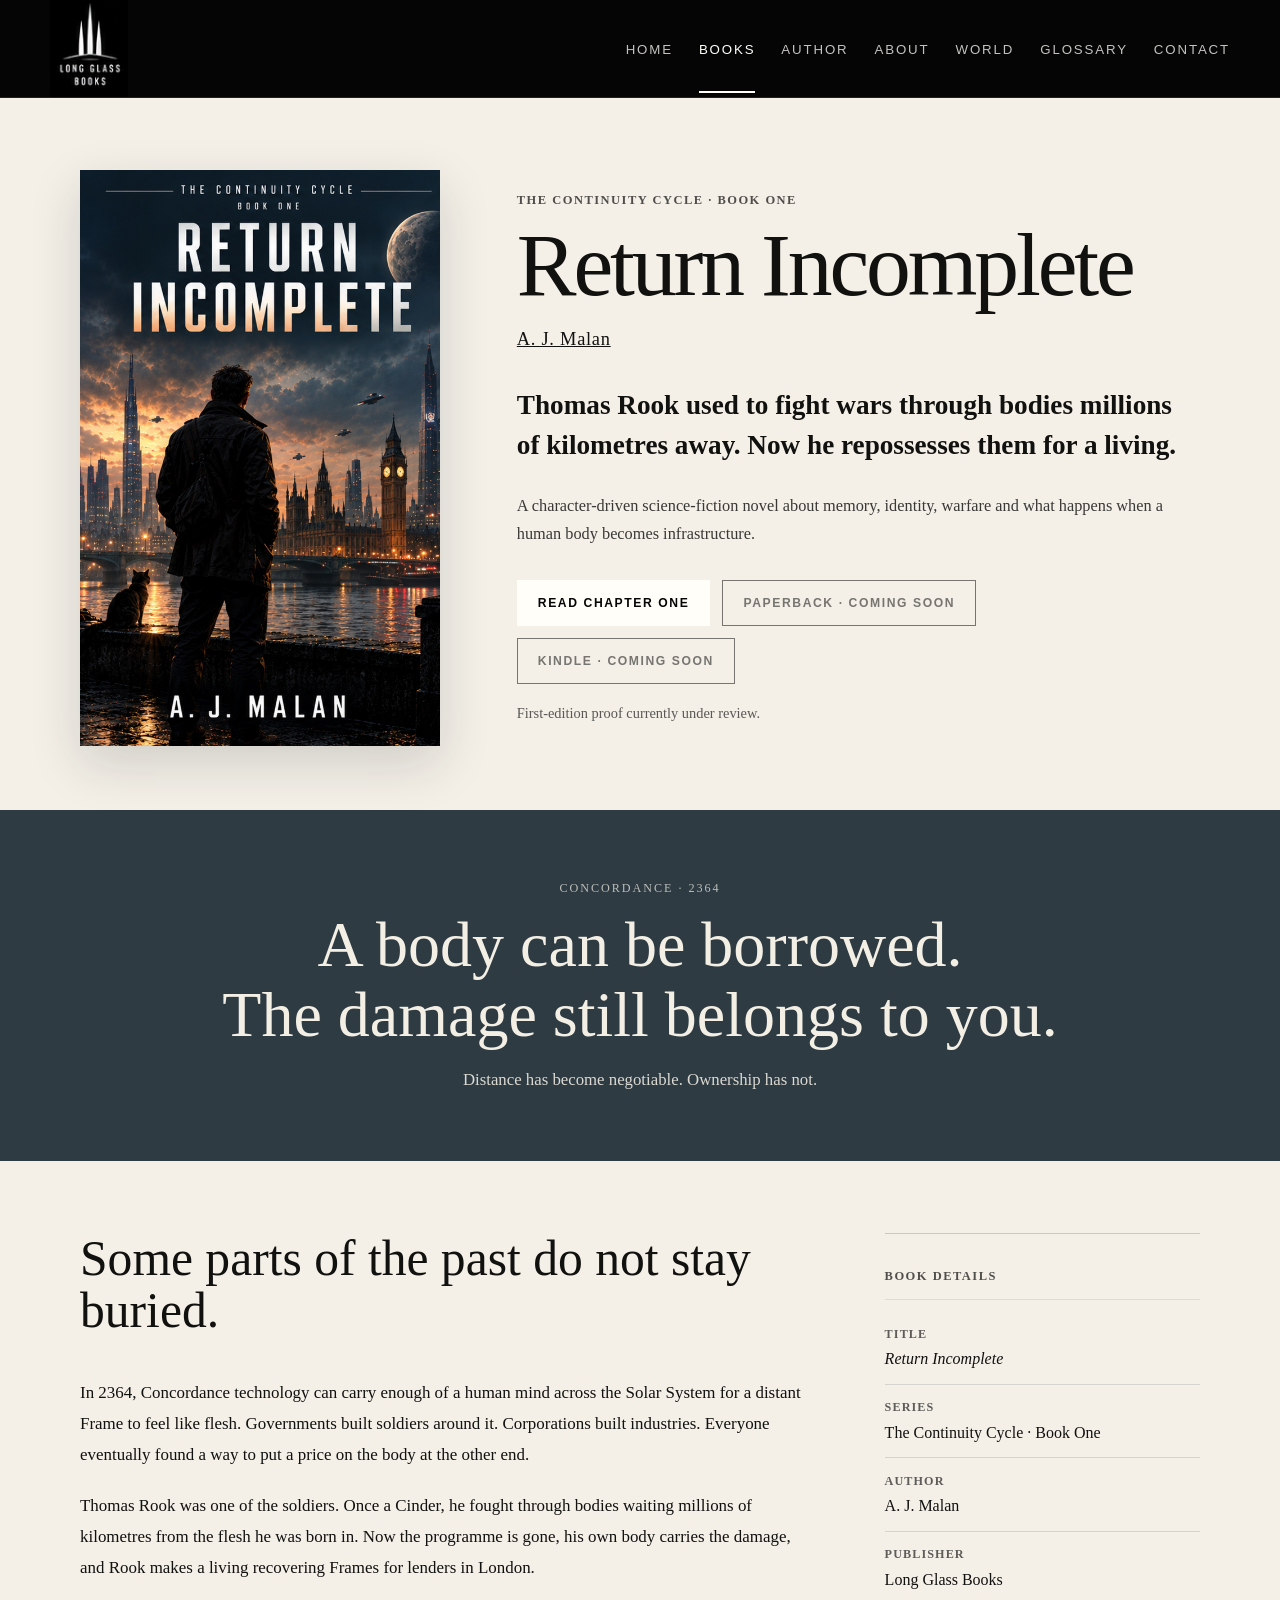
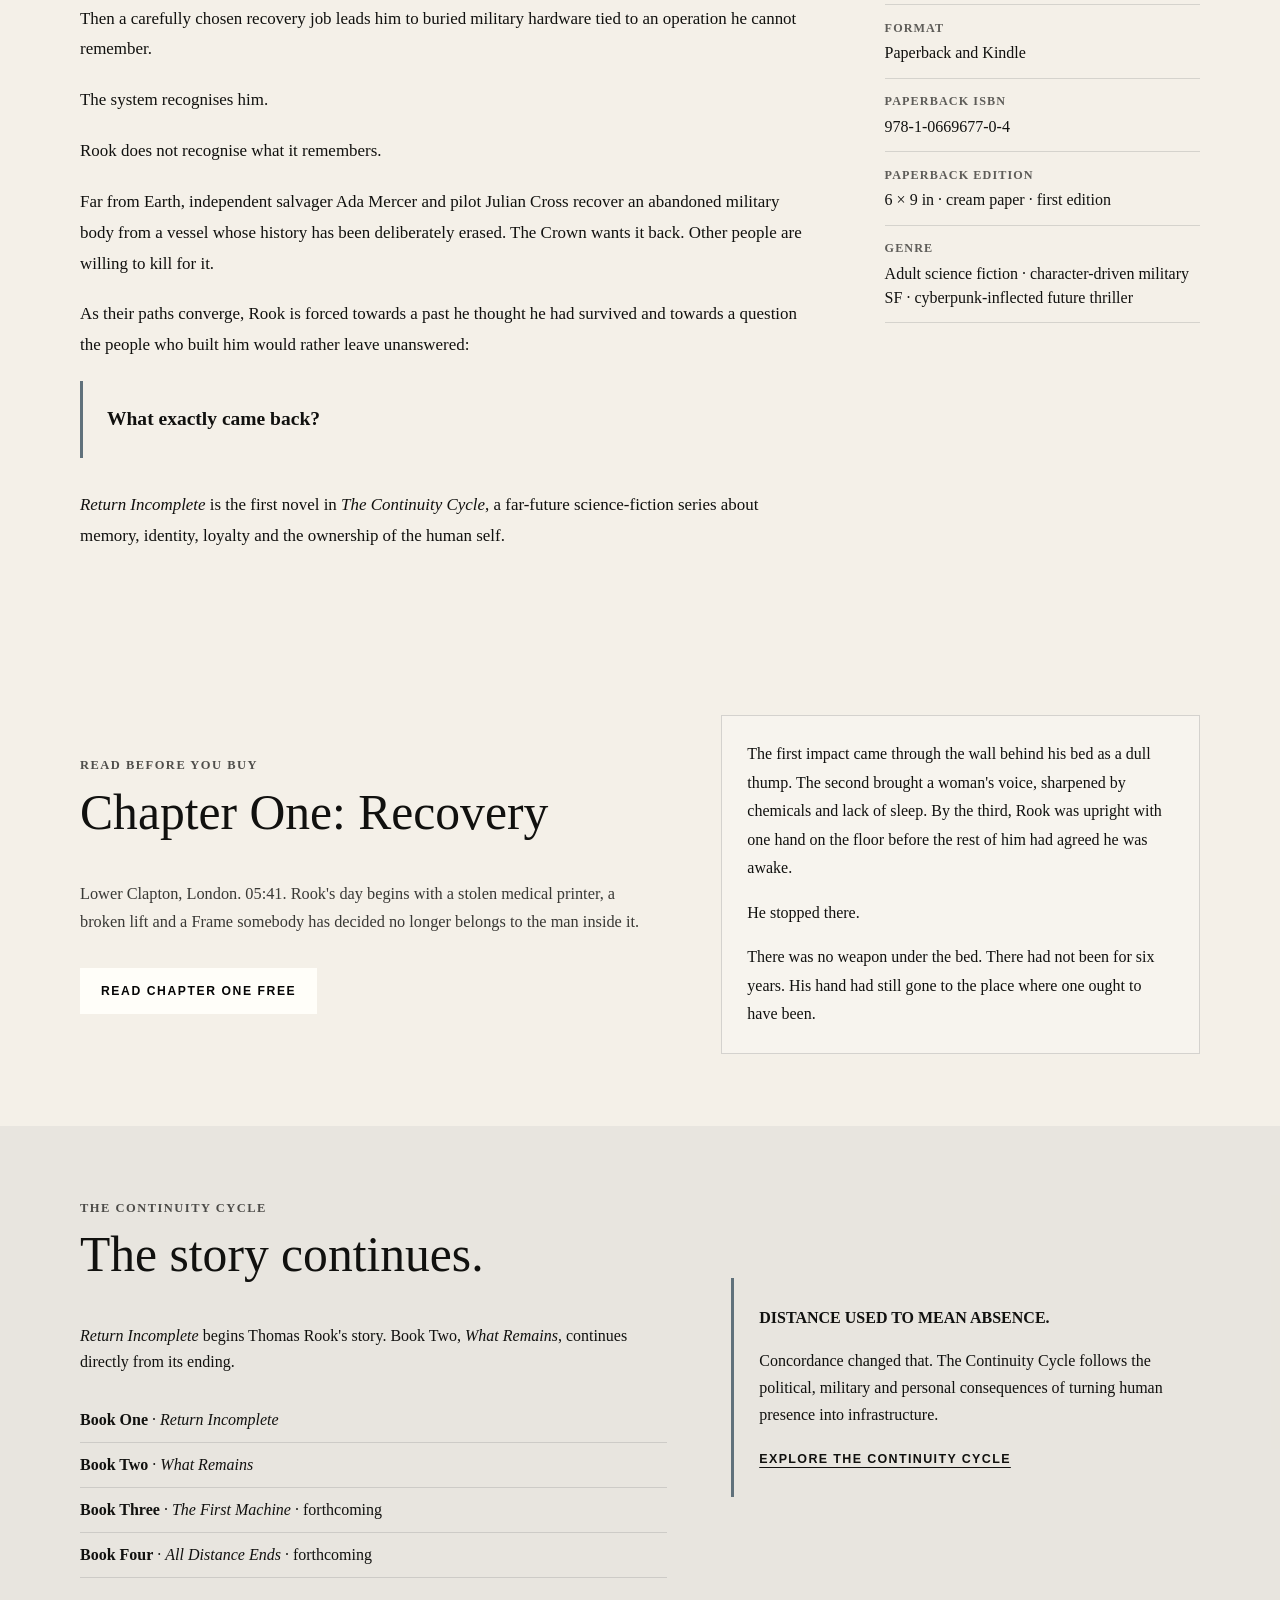
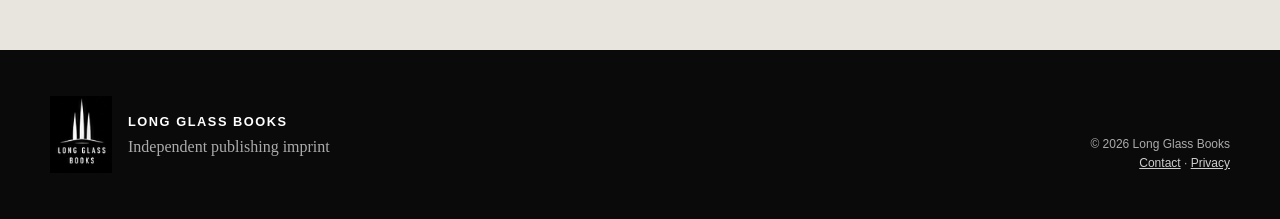
<file: return-incomplete.html>
<!doctype html>
<html lang="en-GB">
<head>
  <meta charset="utf-8">
  <meta name="viewport" content="width=device-width, initial-scale=1">

  <title>Return Incomplete by A. J. Malan | The Continuity Cycle Book One</title>
  <meta name="description" content="Thomas Rook used to fight wars through bodies millions of kilometres away. Now he repossesses them for a living. Return Incomplete is Book One of The Continuity Cycle by A. J. Malan.">

  <link rel="canonical" href="https://longglassbooks.uk/return-incomplete.html">
  <link rel="icon" type="image/png" href="assets/favicon.png">
  <link rel="stylesheet" href="assets/style.css">

  <meta property="og:type" content="book">
  <meta property="og:title" content="Return Incomplete by A. J. Malan">
  <meta property="og:description" content="Thomas Rook used to fight wars through bodies millions of kilometres away. Now he repossesses them for a living.">
  <meta property="og:url" content="https://longglassbooks.uk/return-incomplete.html">
  <meta property="og:image" content="https://longglassbooks.uk/assets/return-incomplete-kindle-cover.jpg">
  <meta property="og:site_name" content="Long Glass Books">
  <meta name="twitter:card" content="summary_large_image">

  <!-- Page-specific layout only. The site's existing style.css remains the governing stylesheet. -->
  <style>
    .ri-hero {
      padding: 4.5rem 1.5rem 4rem;
    }
    .ri-hero-inner,
    .ri-copy-grid,
    .ri-sample-inner,
    .ri-series-inner {
      width: min(1120px, 100%);
      margin: 0 auto;
    }
    .ri-hero-inner {
      display: grid;
      grid-template-columns: minmax(220px, 360px) 1fr;
      gap: clamp(2.5rem, 6vw, 5rem);
      align-items: center;
    }
    .ri-cover {
      width: 100%;
      max-width: 360px;
      height: auto;
      display: block;
      box-shadow: 0 18px 48px rgba(24, 29, 33, .16);
    }
    .ri-kicker {
      text-transform: uppercase;
      letter-spacing: .12em;
      font-size: .78rem;
      font-weight: 700;
      opacity: .72;
      margin-bottom: .7rem;
    }
    .ri-title {
      margin: 0;
      font-size: clamp(2.8rem, 7vw, 5.8rem);
      line-height: .96;
      letter-spacing: -.035em;
    }
    .ri-author {
      margin: 1rem 0 2rem;
      font-size: 1.15rem;
      letter-spacing: .04em;
    }
    .ri-hook {
      font-size: clamp(1.25rem, 2.3vw, 1.7rem);
      line-height: 1.45;
      max-width: 760px;
      margin: 0 0 1.7rem;
    }
    .ri-subline {
      max-width: 690px;
      font-size: 1.02rem;
      line-height: 1.7;
      opacity: .82;
      margin-bottom: 2rem;
    }
    .ri-status {
      display: inline-block;
      margin-top: 1.15rem;
      font-size: .9rem;
      opacity: .68;
    }
    .ri-copy {
      padding: 4.5rem 1.5rem;
    }
    .ri-copy-grid {
      display: grid;
      grid-template-columns: minmax(0, 1.5fr) minmax(240px, .65fr);
      gap: clamp(2.5rem, 6vw, 5rem);
      align-items: start;
    }
    .ri-copy h2,
    .ri-sample h2,
    .ri-series h2 {
      margin-top: 0;
      font-size: clamp(2rem, 4vw, 3.1rem);
      line-height: 1.05;
    }
    .ri-copy-main p {
      font-size: 1.06rem;
      line-height: 1.82;
      margin: 0 0 1.25rem;
    }
    .ri-pull {
      margin: 0 0 2rem;
      padding: 1.45rem 1.5rem;
      border-left: 3px solid #60717b;
      font-size: 1.22rem;
      line-height: 1.55;
    }
    .ri-facts {
      border-top: 1px solid rgba(50, 58, 64, .22);
      padding-top: 1.2rem;
    }
    .ri-facts dl {
      margin: 0;
    }
    .ri-facts div {
      padding: .78rem 0;
      border-bottom: 1px solid rgba(50, 58, 64, .16);
    }
    .ri-facts dt {
      font-size: .76rem;
      text-transform: uppercase;
      letter-spacing: .09em;
      font-weight: 700;
      opacity: .66;
      margin-bottom: .22rem;
    }
    .ri-facts dd {
      margin: 0;
      line-height: 1.5;
    }
    .ri-band {
      background: #2e3b43;
      color: #f3efe5;
      padding: 4.2rem 1.5rem;
    }
    .ri-band-inner {
      width: min(960px, 100%);
      margin: 0 auto;
      text-align: center;
    }
    .ri-band-kicker {
      text-transform: uppercase;
      letter-spacing: .16em;
      font-size: .76rem;
      opacity: .72;
      margin-bottom: .8rem;
    }
    .ri-band-line {
      font-size: clamp(2rem, 5vw, 4rem);
      line-height: 1.08;
      margin: 0 0 1rem;
    }
    .ri-band p {
      max-width: 760px;
      margin: 0 auto;
      font-size: 1.05rem;
      line-height: 1.75;
      opacity: .88;
    }
    .ri-sample {
      padding: 4.5rem 1.5rem;
    }
    .ri-sample-inner {
      display: grid;
      grid-template-columns: minmax(0, 1fr) minmax(260px, .85fr);
      gap: clamp(2.5rem, 6vw, 5rem);
      align-items: center;
    }
    .ri-excerpt {
      padding: 1.5rem 1.6rem;
      border: 1px solid rgba(50, 58, 64, .18);
      background: rgba(255,255,255,.25);
    }
    .ri-excerpt p {
      line-height: 1.78;
      margin: 0 0 1rem;
    }
    .ri-excerpt p:last-child {
      margin-bottom: 0;
    }
    .ri-series {
      padding: 4.5rem 1.5rem;
      background: rgba(72, 87, 96, .07);
    }
    .ri-series-inner {
      display: grid;
      grid-template-columns: 1fr minmax(250px, .8fr);
      gap: clamp(2rem, 5vw, 4rem);
      align-items: center;
    }
    .ri-series-list {
      margin: 1.4rem 0 0;
      padding: 0;
      list-style: none;
    }
    .ri-series-list li {
      padding: .55rem 0;
      border-bottom: 1px solid rgba(50, 58, 64, .15);
    }
    .ri-series-note {
      padding: 1.6rem;
      border-left: 3px solid #60717b;
      line-height: 1.7;
    }
    .ri-disabled {
      opacity: .55;
      cursor: default;
      pointer-events: none;
    }
    @media (max-width: 760px) {
      .ri-hero {
        padding-top: 2.5rem;
      }
      .ri-hero-inner,
      .ri-copy-grid,
      .ri-sample-inner,
      .ri-series-inner {
        grid-template-columns: 1fr;
      }
      .ri-cover {
        max-width: 280px;
        margin: 0 auto;
      }
    }
  </style>
</head>
<body>
<a class="skip-link" href="#main">Skip to content</a>

<header class="site-header">
  <div class="header-inner">
    <a class="brand" href="index.html" aria-label="Long Glass Books home">
      <img src="assets/long-glass-books-logo.png" alt="Long Glass Books">
    </a>
    <nav class="site-nav" aria-label="Primary navigation">
      <a href="index.html">Home</a>
      <a href="books.html" aria-current="page">Books</a>
      <a href="author.html">Author</a>
      <a href="about.html">About</a>
      <a href="world.html">World</a>
      <a href="glossary.html">Glossary</a>
      <a href="contact.html">Contact</a>
    </nav>
  </div>
</header>

<main id="main">

  <section class="ri-hero" aria-labelledby="ri-title">
    <div class="ri-hero-inner">
      <div>
        <img
          class="ri-cover"
          src="assets/return-incomplete-kindle-cover.jpg"
          width="1600"
          height="2560"
          alt="Cover of Return Incomplete, Book One of The Continuity Cycle, by A. J. Malan">
      </div>

      <div>
        <div class="ri-kicker">The Continuity Cycle · Book One</div>
        <h1 class="ri-title" id="ri-title">Return Incomplete</h1>
        <div class="ri-author"><a href="author.html">A. J. Malan</a></div>

        <p class="ri-hook"><strong>Thomas Rook used to fight wars through bodies millions of kilometres away. Now he repossesses them for a living.</strong></p>

        <p class="ri-subline">A character-driven science-fiction novel about memory, identity, warfare and what happens when a human body becomes infrastructure.</p>

        <div class="button-row">
          <a class="button primary" href="return-incomplete-sample.html">Read Chapter One</a>
          <span class="button ri-disabled" aria-disabled="true">Paperback · coming soon</span>
          <span class="button ri-disabled" aria-disabled="true">Kindle · coming soon</span>
        </div>

        <div class="ri-status">First-edition proof currently under review.</div>
      </div>
    </div>
  </section>

  <section class="ri-band" aria-label="Return Incomplete theme">
    <div class="ri-band-inner">
      <div class="ri-band-kicker">Concordance · 2364</div>
      <div class="ri-band-line">A body can be borrowed.<br>The damage still belongs to you.</div>
      <p>Distance has become negotiable. Ownership has not.</p>
    </div>
  </section>

  <section class="ri-copy" aria-labelledby="about-book">
    <div class="ri-copy-grid">
      <div class="ri-copy-main">
        <h2 id="about-book">Some parts of the past do not stay buried.</h2>

        <p>In 2364, Concordance technology can carry enough of a human mind across the Solar System for a distant Frame to feel like flesh. Governments built soldiers around it. Corporations built industries. Everyone eventually found a way to put a price on the body at the other end.</p>

        <p>Thomas Rook was one of the soldiers. Once a Cinder, he fought through bodies waiting millions of kilometres from the flesh he was born in. Now the programme is gone, his own body carries the damage, and Rook makes a living recovering Frames for lenders in London.</p>

        <p>Then a carefully chosen recovery job leads him to buried military hardware tied to an operation he cannot remember.</p>

        <p>The system recognises him.</p>

        <p>Rook does not recognise what it remembers.</p>

        <p>Far from Earth, independent salvager Ada Mercer and pilot Julian Cross recover an abandoned military body from a vessel whose history has been deliberately erased. The Crown wants it back. Other people are willing to kill for it.</p>

        <p>As their paths converge, Rook is forced towards a past he thought he had survived and towards a question the people who built him would rather leave unanswered:</p>

        <div class="ri-pull"><strong>What exactly came back?</strong></div>

        <p><em>Return Incomplete</em> is the first novel in <em>The Continuity Cycle</em>, a far-future science-fiction series about memory, identity, loyalty and the ownership of the human self.</p>
      </div>

      <aside class="ri-facts" aria-label="Book details">
        <div class="ri-kicker">Book details</div>
        <dl>
          <div>
            <dt>Title</dt>
            <dd><em>Return Incomplete</em></dd>
          </div>
          <div>
            <dt>Series</dt>
            <dd>The Continuity Cycle · Book One</dd>
          </div>
          <div>
            <dt>Author</dt>
            <dd>A. J. Malan</dd>
          </div>
          <div>
            <dt>Publisher</dt>
            <dd>Long Glass Books</dd>
          </div>
          <div>
            <dt>Format</dt>
            <dd>Paperback and Kindle</dd>
          </div>
          <div>
            <dt>Paperback ISBN</dt>
            <dd>978-1-0669677-0-4</dd>
          </div>
          <div>
            <dt>Paperback edition</dt>
            <dd>6 × 9 in · cream paper · first edition</dd>
          </div>
          <div>
            <dt>Genre</dt>
            <dd>Adult science fiction · character-driven military SF · cyberpunk-inflected future thriller</dd>
          </div>
        </dl>
      </aside>
    </div>
  </section>

  <section class="ri-sample" aria-labelledby="sample-heading">
    <div class="ri-sample-inner">
      <div>
        <div class="ri-kicker">Read before you buy</div>
        <h2 id="sample-heading">Chapter One: Recovery</h2>
        <p class="ri-subline">Lower Clapton, London. 05:41. Rook's day begins with a stolen medical printer, a broken lift and a Frame somebody has decided no longer belongs to the man inside it.</p>
        <div class="button-row">
          <a class="button primary" href="return-incomplete-sample.html">Read Chapter One free</a>
        </div>
      </div>

      <div class="ri-excerpt">
        <p>The first impact came through the wall behind his bed as a dull thump. The second brought a woman's voice, sharpened by chemicals and lack of sleep. By the third, Rook was upright with one hand on the floor before the rest of him had agreed he was awake.</p>
        <p>He stopped there.</p>
        <p>There was no weapon under the bed. There had not been for six years. His hand had still gone to the place where one ought to have been.</p>
      </div>
    </div>
  </section>

  <section class="ri-series" aria-labelledby="series-heading">
    <div class="ri-series-inner">
      <div>
        <div class="ri-kicker">The Continuity Cycle</div>
        <h2 id="series-heading">The story continues.</h2>
        <p><em>Return Incomplete</em> begins Thomas Rook's story. Book Two, <em>What Remains</em>, continues directly from its ending.</p>

        <ul class="ri-series-list">
          <li><strong>Book One</strong> · <em>Return Incomplete</em></li>
          <li><strong>Book Two</strong> · <em>What Remains</em></li>
          <li><strong>Book Three</strong> · <em>The First Machine</em> · forthcoming</li>
          <li><strong>Book Four</strong> · <em>All Distance Ends</em> · forthcoming</li>
        </ul>
      </div>

      <div class="ri-series-note">
        <strong>DISTANCE USED TO MEAN ABSENCE.</strong>
        <p>Concordance changed that. The Continuity Cycle follows the political, military and personal consequences of turning human presence into infrastructure.</p>
        <a class="text-link" href="books.html">Explore The Continuity Cycle</a>
      </div>
    </div>
  </section>

</main>

<footer class="site-footer">
  <div class="footer-inner">
    <div class="footer-brand">
      <img src="assets/long-glass-books-logo.png" alt="">
      <div><strong>Long Glass Books</strong><br>Independent publishing imprint</div>
    </div>
    <div class="footer-small">
      © 2026 Long Glass Books<br>
      <a href="contact.html">Contact</a> · <a href="privacy.html">Privacy</a>
    </div>
  </div>
</footer>

</body>
</html>
</file>
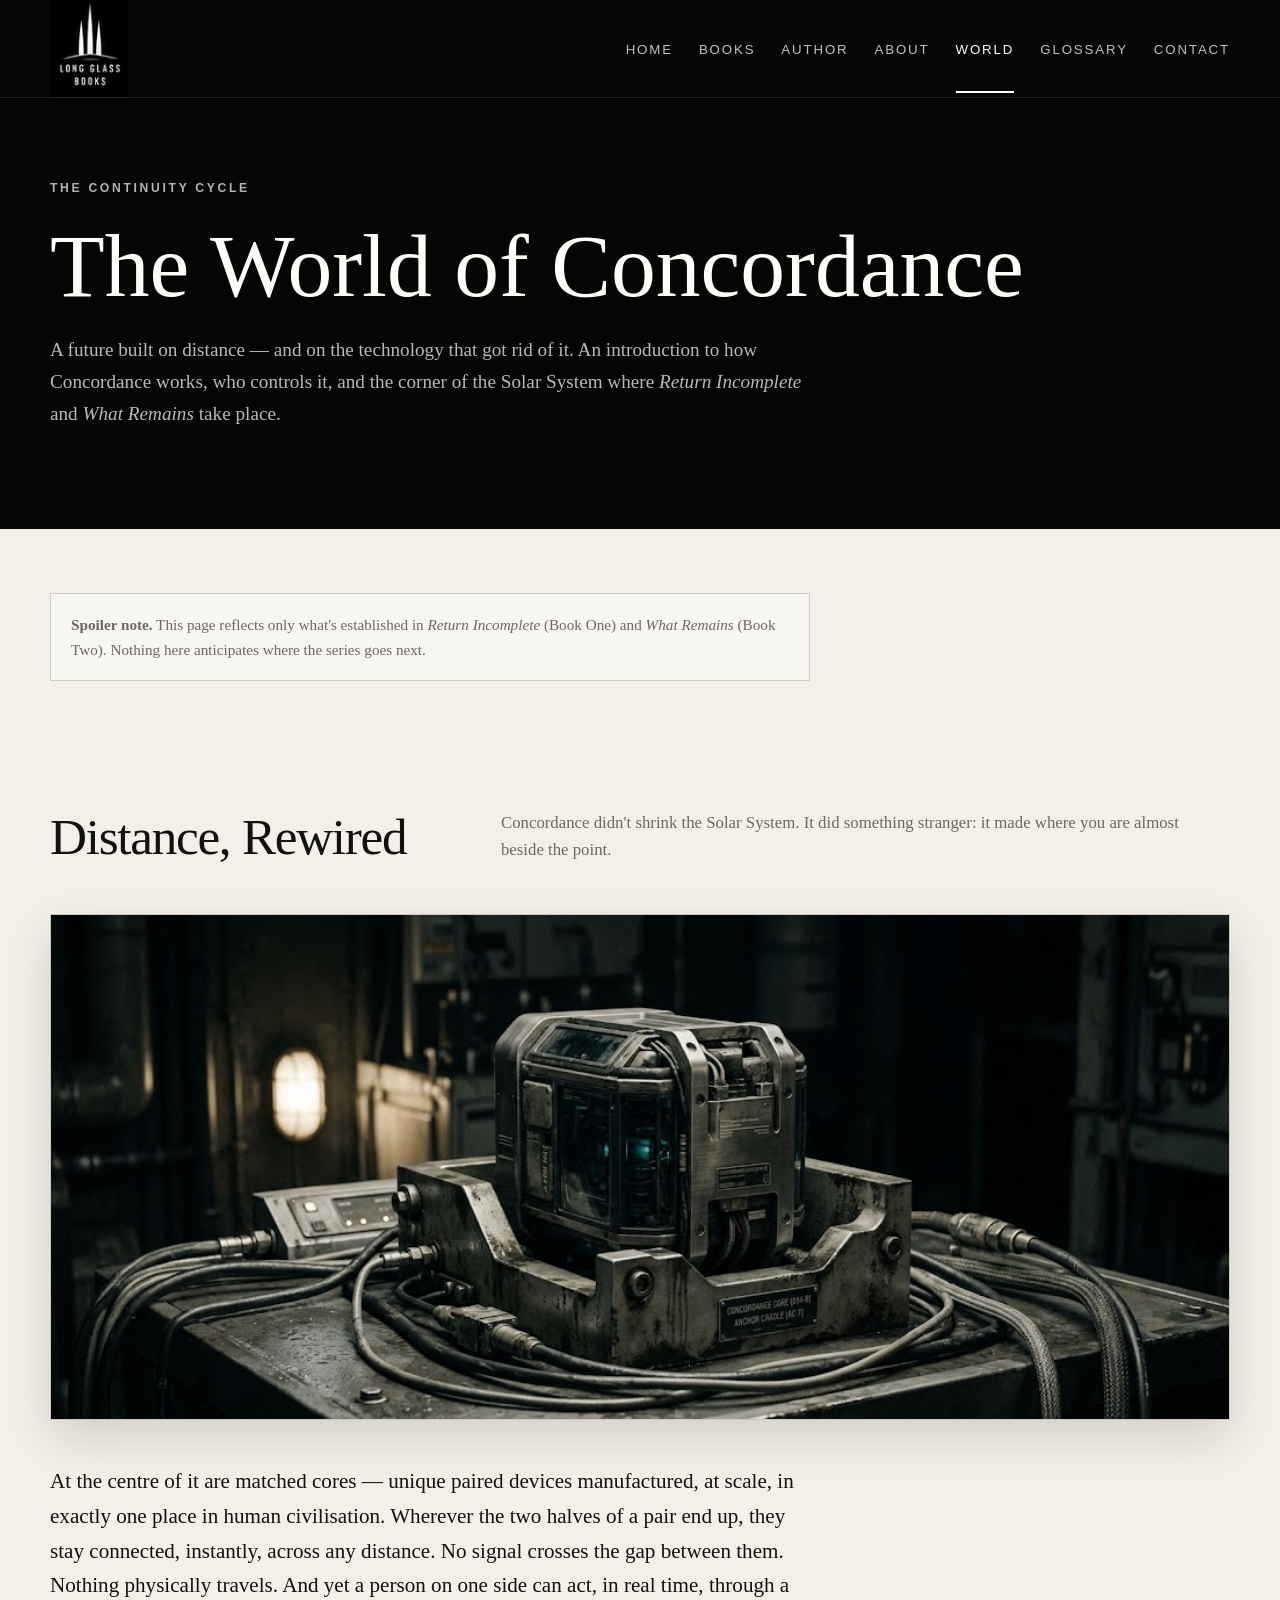
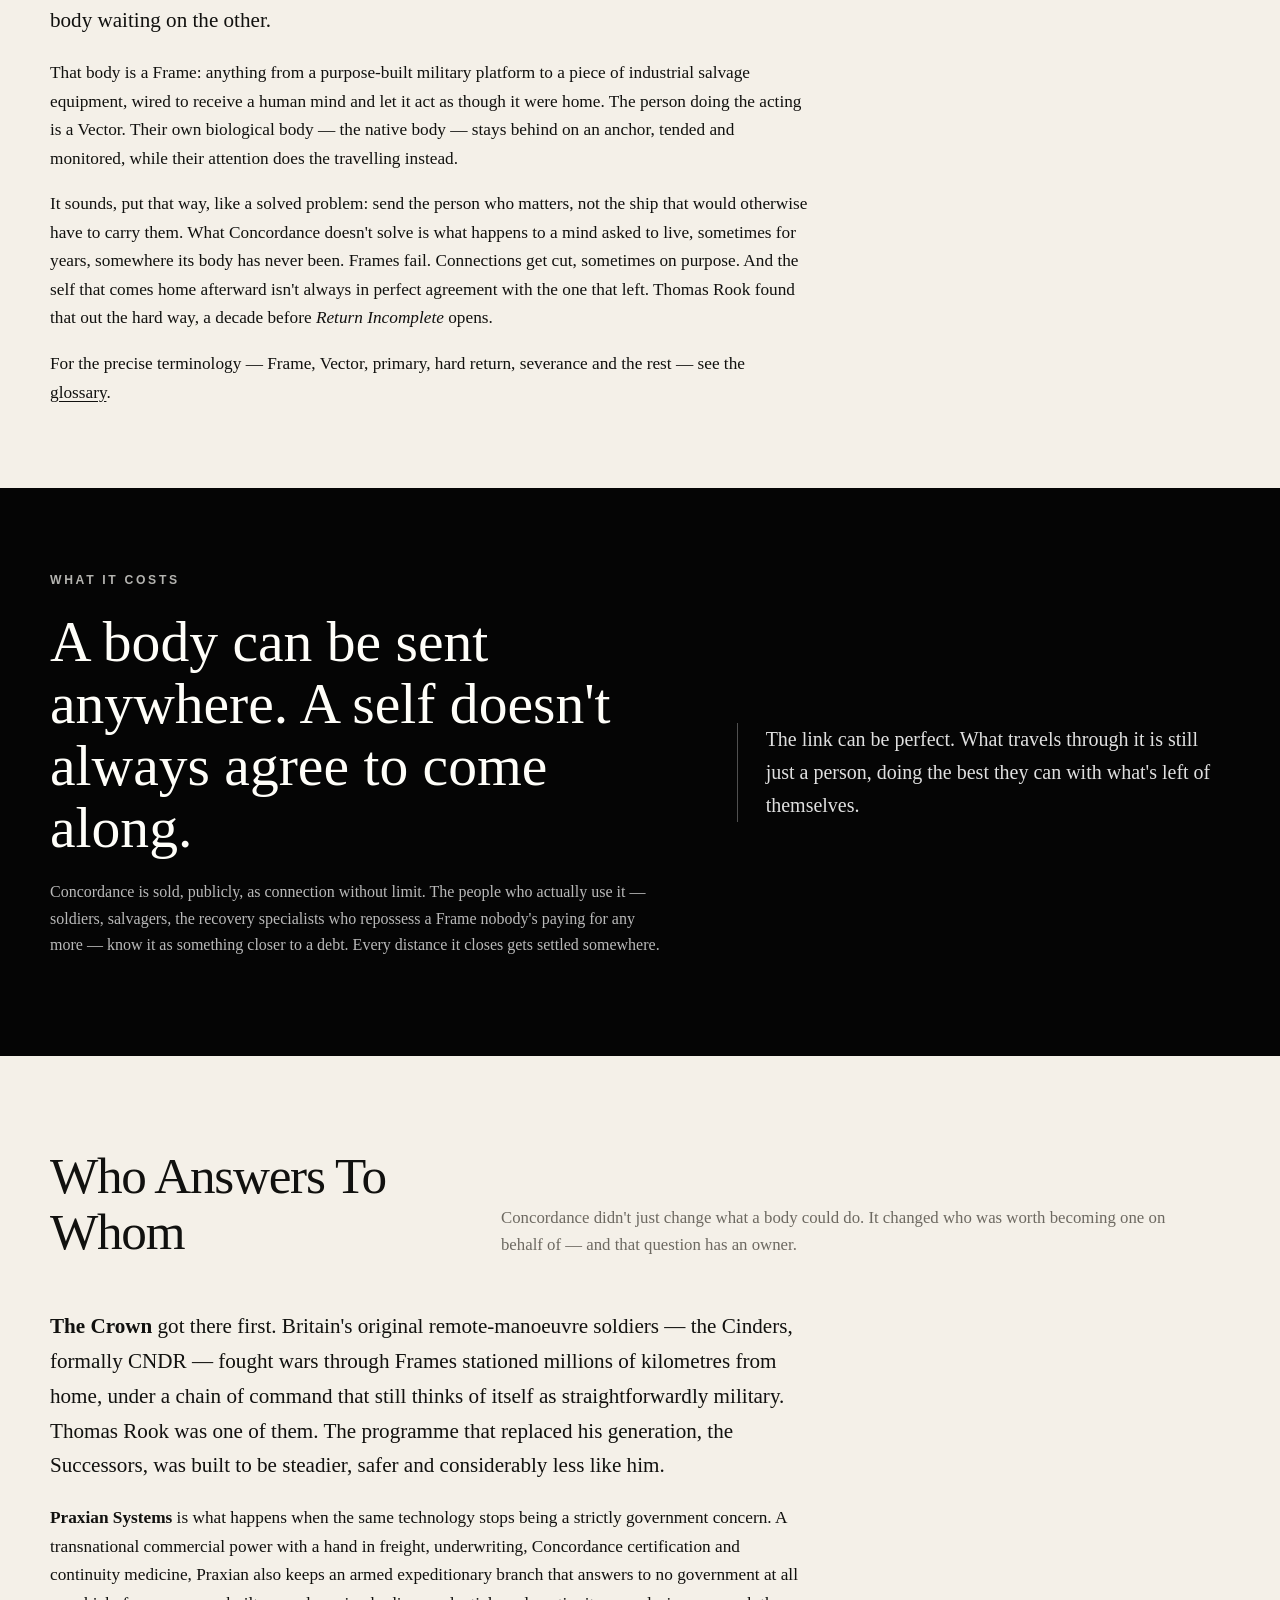
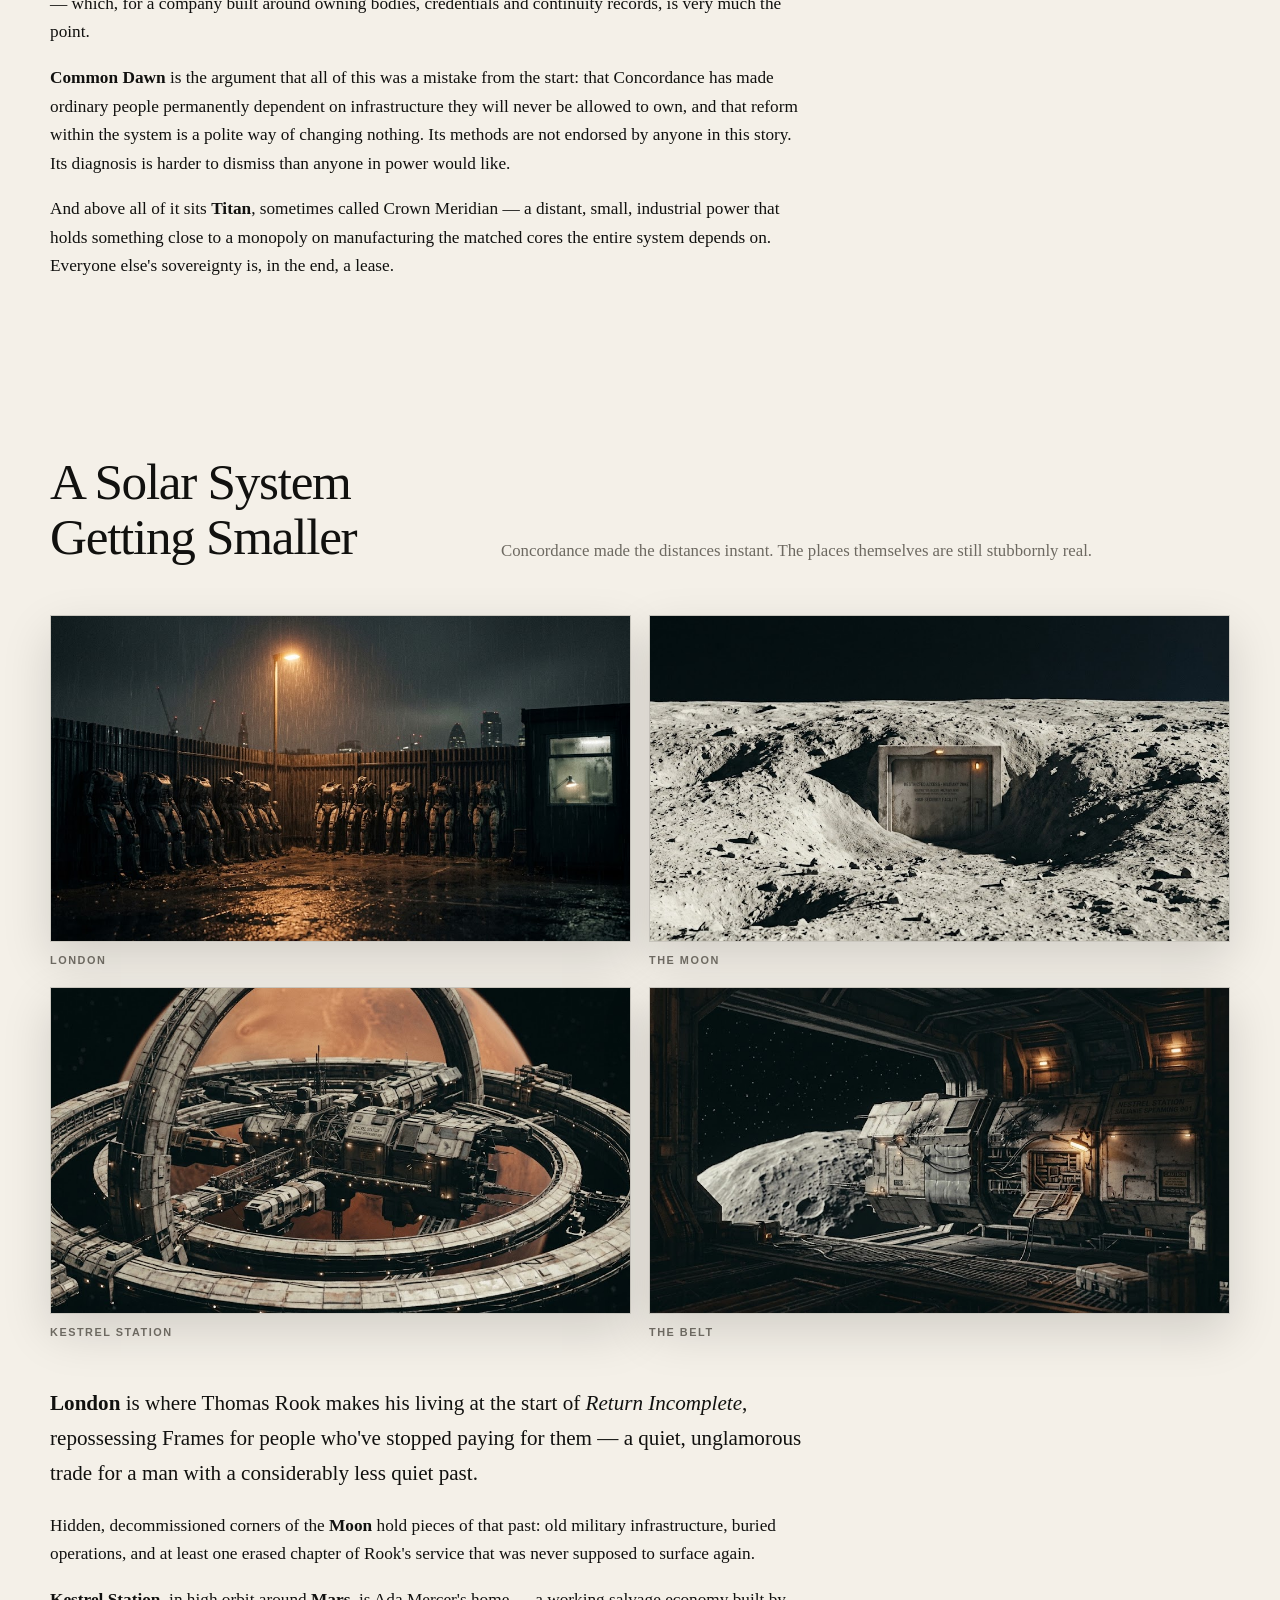
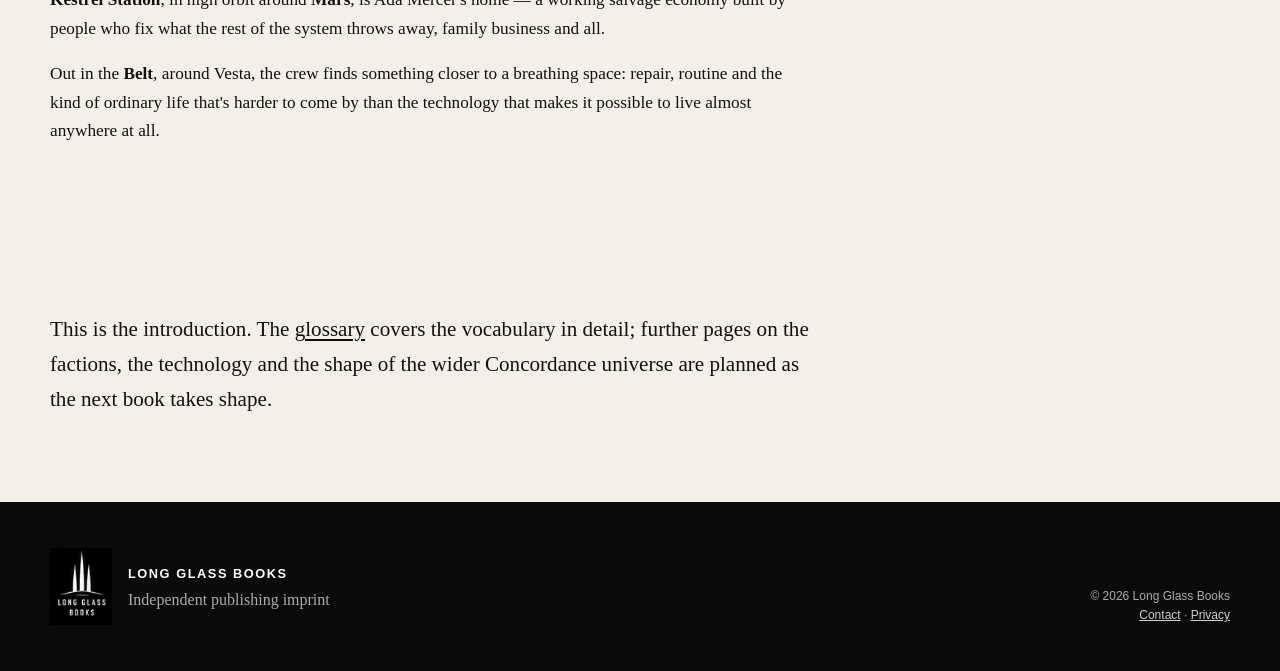
<file: world.html>
<!doctype html>
<html lang="en-GB">
<head>
  <meta charset="utf-8">
  <meta name="viewport" content="width=device-width, initial-scale=1">
  <title>The World of Concordance | Long Glass Books</title>
  <meta name="description" content="An introduction to Concordance, the powers who control it, and the setting of The Continuity Cycle by A. J. Malan &mdash; spoiler-safe for Return Incomplete and What Remains.">
  <link rel="icon" type="image/png" href="assets/favicon.png">
  <link rel="stylesheet" href="assets/style.css">
</head>
<body>
<a class="skip-link" href="#main">Skip to content</a>
<header class="site-header">
  <div class="header-inner">
    <a class="brand" href="index.html" aria-label="Long Glass Books home"><img src="assets/long-glass-books-logo.png" alt="Long Glass Books"></a>
    <nav class="site-nav" aria-label="Primary navigation">
      <a href="index.html">Home</a>
      <a href="books.html">Books</a>
      <a href="author.html">Author</a>
      <a href="about.html">About</a>
      <a href="world.html" aria-current="page">World</a>
      <a href="glossary.html">Glossary</a>
      <a href="contact.html">Contact</a>
    </nav>
  </div>
</header>
<main id="main">
  <section class="page-hero">
    <div class="section">
      <div class="eyebrow">The Continuity Cycle</div>
      <h1>The World of Concordance</h1>
      <p>A future built on distance &mdash; and on the technology that got rid of it. An introduction to how Concordance works, who controls it, and the corner of the Solar System where <em>Return Incomplete</em> and <em>What Remains</em> take place.</p>
    </div>
  </section>

  <section class="section compact">
    <div class="prose">
      <div class="notice">
        <strong>Spoiler note.</strong> This page reflects only what's established in <em>Return Incomplete</em> (Book One) and <em>What Remains</em> (Book Two). Nothing here anticipates where the series goes next.
      </div>
    </div>
  </section>

  <section class="section compact" aria-labelledby="tech-heading">
    <div class="section-head">
      <h2 id="tech-heading">Distance, Rewired</h2>
      <p>Concordance didn't shrink the Solar System. It did something stranger: it made where you are almost beside the point.</p>
    </div>
    <div class="section-art tech-banner">
      <img src="assets/world-tech-core.jpg" alt="A matched Concordance core, lit against a dark anchor interior.">
    </div>
    <div class="prose">
      <p>At the centre of it are matched cores &mdash; unique paired devices manufactured, at scale, in exactly one place in human civilisation. Wherever the two halves of a pair end up, they stay connected, instantly, across any distance. No signal crosses the gap between them. Nothing physically travels. And yet a person on one side can act, in real time, through a body waiting on the other.</p>
      <p>That body is a Frame: anything from a purpose-built military platform to a piece of industrial salvage equipment, wired to receive a human mind and let it act as though it were home. The person doing the acting is a Vector. Their own biological body &mdash; the native body &mdash; stays behind on an anchor, tended and monitored, while their attention does the travelling instead.</p>
      <p>It sounds, put that way, like a solved problem: send the person who matters, not the ship that would otherwise have to carry them. What Concordance doesn't solve is what happens to a mind asked to live, sometimes for years, somewhere its body has never been. Frames fail. Connections get cut, sometimes on purpose. And the self that comes home afterward isn't always in perfect agreement with the one that left. Thomas Rook found that out the hard way, a decade before <em>Return Incomplete</em> opens.</p>
      <p>For the precise terminology &mdash; Frame, Vector, primary, hard return, severance and the rest &mdash; see the <a href="glossary.html">glossary</a>.</p>
    </div>
  </section>

  <section class="band">
    <div class="band-inner">
      <div>
        <div class="eyebrow">What it costs</div>
        <h2>A body can be sent anywhere. A self doesn't always agree to come along.</h2>
        <p>Concordance is sold, publicly, as connection without limit. The people who actually use it &mdash; soldiers, salvagers, the recovery specialists who repossess a Frame nobody's paying for any more &mdash; know it as something closer to a debt. Every distance it closes gets settled somewhere.</p>
      </div>
      <div class="quote-line">The link can be perfect. What travels through it is still just a person, doing the best they can with what's left of themselves.</div>
    </div>
  </section>

  <section class="section" aria-labelledby="powers-heading">
    <div class="section-head">
      <h2 id="powers-heading">Who Answers To Whom</h2>
      <p>Concordance didn't just change what a body could do. It changed who was worth becoming one on behalf of &mdash; and that question has an owner.</p>
    </div>
    <div class="prose">
      <p><strong>The Crown</strong> got there first. Britain's original remote-manoeuvre soldiers &mdash; the Cinders, formally CNDR &mdash; fought wars through Frames stationed millions of kilometres from home, under a chain of command that still thinks of itself as straightforwardly military. Thomas Rook was one of them. The programme that replaced his generation, the Successors, was built to be steadier, safer and considerably less like him.</p>
      <p><strong>Praxian Systems</strong> is what happens when the same technology stops being a strictly government concern. A transnational commercial power with a hand in freight, underwriting, Concordance certification and continuity medicine, Praxian also keeps an armed expeditionary branch that answers to no government at all &mdash; which, for a company built around owning bodies, credentials and continuity records, is very much the point.</p>
      <p><strong>Common Dawn</strong> is the argument that all of this was a mistake from the start: that Concordance has made ordinary people permanently dependent on infrastructure they will never be allowed to own, and that reform within the system is a polite way of changing nothing. Its methods are not endorsed by anyone in this story. Its diagnosis is harder to dismiss than anyone in power would like.</p>
      <p>And above all of it sits <strong>Titan</strong>, sometimes called Crown Meridian &mdash; a distant, small, industrial power that holds something close to a monopoly on manufacturing the matched cores the entire system depends on. Everyone else's sovereignty is, in the end, a lease.</p>
    </div>
  </section>

  <section class="section compact" aria-labelledby="setting-heading">
    <div class="section-head">
      <h2 id="setting-heading">A Solar System Getting Smaller</h2>
      <p>Concordance made the distances instant. The places themselves are still stubbornly real.</p>
    </div>
    <div class="section-art setting-grid">
      <figure>
        <img src="assets/world-london.jpg" alt="A rain-lit London Frame-recovery yard at night.">
        <figcaption>London</figcaption>
      </figure>
      <figure>
        <img src="assets/world-moon.jpg" alt="A hidden military bunker entrance on the Moon's surface.">
        <figcaption>The Moon</figcaption>
      </figure>
      <figure>
        <img src="assets/world-kestrel.jpg" alt="Kestrel Station, a salvage habitat in high orbit around Mars.">
        <figcaption>Kestrel Station</figcaption>
      </figure>
      <figure>
        <img src="assets/world-vesta.jpg" alt="A ship docked at a quiet outpost near Vesta, in the asteroid belt.">
        <figcaption>The Belt</figcaption>
      </figure>
    </div>
    <div class="prose">
      <p><strong>London</strong> is where Thomas Rook makes his living at the start of <em>Return Incomplete</em>, repossessing Frames for people who've stopped paying for them &mdash; a quiet, unglamorous trade for a man with a considerably less quiet past.</p>
      <p>Hidden, decommissioned corners of the <strong>Moon</strong> hold pieces of that past: old military infrastructure, buried operations, and at least one erased chapter of Rook's service that was never supposed to surface again.</p>
      <p><strong>Kestrel Station</strong>, in high orbit around <strong>Mars</strong>, is Ada Mercer's home &mdash; a working salvage economy built by people who fix what the rest of the system throws away, family business and all.</p>
      <p>Out in the <strong>Belt</strong>, around Vesta, the crew finds something closer to a breathing space: repair, routine and the kind of ordinary life that's harder to come by than the technology that makes it possible to live almost anywhere at all.</p>
    </div>
  </section>

  <section class="section compact">
    <div class="prose">
      <p>This is the introduction. The <a href="glossary.html">glossary</a> covers the vocabulary in detail; further pages on the factions, the technology and the shape of the wider Concordance universe are planned as the next book takes shape.</p>
    </div>
  </section>
</main>
<footer class="site-footer">
  <div class="footer-inner">
    <div class="footer-brand"><img src="assets/long-glass-books-logo.png" alt=""><div><strong>Long Glass Books</strong><br>Independent publishing imprint</div></div>
    <div class="footer-small">© 2026 Long Glass Books<br><a href="contact.html">Contact</a> · <a href="privacy.html">Privacy</a></div>
  </div>
</footer>
</body>
</html>
</file>
<file: assets/style.css>
:root {
  --ink: #11110f;
  --paper: #f4f0e8;
  --paper-deep: #e7e0d3;
  --muted: #6d6961;
  --line: rgba(17,17,15,.18);
  --black: #050505;
  --white: #fffef9;
  --max: 1180px;
  --shadow: 0 18px 46px rgba(0,0,0,.14);
}

* { box-sizing: border-box; }
html { scroll-behavior: smooth; }
body {
  margin: 0;
  background: var(--paper);
  color: var(--ink);
  font-family: Georgia, 'Times New Roman', serif;
  line-height: 1.65;
  text-rendering: optimizeLegibility;
}
img { max-width: 100%; display: block; }
a { color: inherit; }

.skip-link {
  position: absolute; left: -9999px; top: 0;
  background: var(--black); color: white; padding: .75rem 1rem; z-index: 999;
}
.skip-link:focus { left: .75rem; top: .75rem; }

.site-header {
  background: var(--black);
  color: var(--white);
  border-bottom: 1px solid rgba(255,255,255,.12);
}
.header-inner {
  width: min(var(--max), calc(100% - 40px));
  margin: 0 auto;
  display: flex;
  align-items: center;
  justify-content: space-between;
  min-height: 96px;
  gap: 24px;
}
.brand { display: inline-flex; align-items: center; gap: 14px; text-decoration: none; }
.brand img { width: 78px; height: auto; }
.brand-wordmark { display: none; }
.site-nav { display: flex; gap: 26px; font-family: Arial, Helvetica, sans-serif; font-size: .83rem; letter-spacing: .14em; text-transform: uppercase; }
.site-nav a { text-decoration: none; opacity: .76; padding: 34px 0 30px; border-bottom: 2px solid transparent; }
.site-nav a:hover, .site-nav a[aria-current="page"] { opacity: 1; border-bottom-color: var(--white); }

.hero {
  background:
    radial-gradient(circle at 78% 22%, rgba(255,255,255,.055), transparent 30%),
    linear-gradient(180deg, #080808, #11110f);
  color: var(--white);
}
.hero-inner {
  width: min(var(--max), calc(100% - 40px));
  margin: 0 auto;
  min-height: 600px;
  display: grid;
  grid-template-columns: minmax(0, 1.15fr) minmax(290px, .85fr);
  align-items: center;
  gap: 72px;
  padding: 70px 0 84px;
}
.hero-logo { width: min(330px, 78%); margin-inline: auto; filter: drop-shadow(0 24px 48px rgba(0,0,0,.34)); }
.eyebrow {
  font-family: Arial, Helvetica, sans-serif;
  text-transform: uppercase;
  letter-spacing: .22em;
  font-size: .76rem;
  font-weight: 700;
  opacity: .7;
  margin-bottom: 20px;
}
h1, h2, h3 { line-height: 1.08; margin-top: 0; font-weight: 500; }
.hero h1 { font-size: clamp(3.2rem, 7vw, 6.8rem); letter-spacing: -.035em; margin-bottom: 28px; max-width: 9ch; }
.hero-copy { max-width: 650px; font-size: clamp(1.12rem, 2vw, 1.42rem); color: rgba(255,255,255,.78); margin: 0 0 34px; }
.hero-rule { width: 120px; height: 1px; background: rgba(255,255,255,.38); margin: 34px 0; position: relative; }
.hero-rule::after { content: ''; position: absolute; width: 42px; height: 3px; background: white; left: 38px; top: -1px; }
.button-row { display: flex; flex-wrap: wrap; gap: 12px; }
.button {
  display: inline-flex; align-items: center; justify-content: center;
  min-height: 46px; padding: 0 20px;
  border: 1px solid currentColor;
  text-decoration: none;
  font-family: Arial, Helvetica, sans-serif;
  font-size: .76rem; font-weight: 700; letter-spacing: .13em; text-transform: uppercase;
  transition: .18s ease;
}
.button.primary { background: var(--white); color: var(--black); border-color: var(--white); }
.button:hover { transform: translateY(-1px); }
.button.primary:hover { background: transparent; color: var(--white); }

.section { width: min(var(--max), calc(100% - 40px)); margin: 0 auto; padding: 92px 0; }
.section.compact { padding-top: 64px; padding-bottom: 64px; }
.section-head { display: grid; grid-template-columns: .55fr 1fr; gap: 50px; align-items: end; margin-bottom: 50px; }
.section-head h2 { font-size: clamp(2.3rem, 4vw, 4.2rem); margin-bottom: 0; letter-spacing: -.025em; }
.section-head p { margin: 0; color: var(--muted); font-size: 1.05rem; max-width: 680px; }

.books-grid { display: grid; grid-template-columns: repeat(2, minmax(0,1fr)); gap: 34px; }
.book-card {
  display: grid; grid-template-columns: 190px 1fr; gap: 30px;
  background: rgba(255,255,255,.52);
  border: 1px solid var(--line);
  padding: 28px;
}

.book-cover {
  display: block;
  width: 100%;
  height: auto;
  object-fit: contain;
  align-self: start;
  box-shadow: var(--shadow);
  border: 1px solid rgba(17,17,15,.12);
  background: #080808;
}
.book-cover-large { max-width: 250px; }

.cover {
  aspect-ratio: 2 / 3;
  background: #0a0a0a;
  color: white;
  padding: 24px 18px;
  display: flex; flex-direction: column; justify-content: space-between;
  box-shadow: var(--shadow);
  position: relative; overflow: hidden;
}
.cover::before {
  content: '';
  position: absolute; left: 10%; right: 10%; top: 28%; height: 1px; background: rgba(255,255,255,.62);
}
.cover::after {
  content: '';
  position: absolute; width: 34%; height: 2px; background: white; left: 33%; top: calc(28% - 1px);
}
.cover-series, .cover-author { font-family: Arial, Helvetica, sans-serif; text-transform: uppercase; letter-spacing: .14em; font-size: .55rem; opacity: .72; position: relative; z-index: 1; }
.cover-title { font-size: 1.55rem; line-height: 1; letter-spacing: -.02em; max-width: 7ch; position: relative; z-index: 1; }
.book-kicker { font-family: Arial, Helvetica, sans-serif; text-transform: uppercase; letter-spacing: .16em; font-size: .68rem; font-weight: 700; color: var(--muted); }
.book-card h3 { font-size: 2.15rem; margin: 8px 0 13px; }
.book-card p { margin: 0 0 16px; color: #3f3c36; }
.meta { font-family: Arial, Helvetica, sans-serif; font-size: .8rem; line-height: 1.6; color: var(--muted); margin-top: 18px; }
.meta strong { color: var(--ink); }
.text-link { font-family: Arial, Helvetica, sans-serif; font-weight: 700; font-size: .78rem; letter-spacing: .11em; text-transform: uppercase; text-decoration-thickness: 1px; text-underline-offset: 4px; }

.band { background: var(--black); color: var(--white); }
.band-inner { width: min(var(--max), calc(100% - 40px)); margin: 0 auto; padding: 82px 0; display: grid; grid-template-columns: 1fr .8fr; gap: 70px; align-items: center; }
.band h2 { font-size: clamp(2.5rem, 4.5vw, 4.7rem); margin-bottom: 20px; }
.band p { color: rgba(255,255,255,.72); max-width: 720px; }
.quote-line { border-left: 1px solid rgba(255,255,255,.3); padding-left: 28px; font-size: 1.25rem; color: rgba(255,255,255,.88); }

.page-hero { background: var(--black); color: var(--white); }
.page-hero .section { padding-top: 80px; padding-bottom: 80px; }
.page-hero h1 { font-size: clamp(3.3rem, 7vw, 6.5rem); margin-bottom: 18px; }
.page-hero p { max-width: 760px; color: rgba(255,255,255,.72); font-size: 1.2rem; }

.prose { max-width: 760px; font-size: 1.08rem; }
.prose p:first-child { font-size: 1.32rem; }
.prose h2 { font-size: 2.4rem; margin-top: 2.2em; margin-bottom: .65em; }
.prose a { text-underline-offset: 3px; }

.contact-grid { display: grid; grid-template-columns: repeat(3, 1fr); gap: 22px; margin-top: 42px; }
.contact-card { border-top: 1px solid var(--ink); padding-top: 18px; }
.contact-card h3 { font-size: 1.4rem; margin-bottom: 8px; }
.contact-card p { color: var(--muted); margin-top: 0; }
.contact-card a { font-family: Arial, Helvetica, sans-serif; font-size: .95rem; word-break: break-word; }

.site-footer { background: #0a0a0a; color: rgba(255,255,255,.66); }
.footer-inner { width: min(var(--max), calc(100% - 40px)); margin: 0 auto; padding: 46px 0; display: grid; grid-template-columns: 1fr auto; gap: 30px; align-items: end; }
.footer-brand { display: flex; align-items: center; gap: 16px; }
.footer-brand img { width: 62px; }
.footer-brand strong { color: white; font-family: Arial, Helvetica, sans-serif; letter-spacing: .12em; text-transform: uppercase; font-size: .8rem; }
.footer-small { font-family: Arial, Helvetica, sans-serif; font-size: .75rem; line-height: 1.6; text-align: right; }
.footer-small a { color: rgba(255,255,255,.8); }

.notice { border: 1px solid var(--line); padding: 18px 20px; background: rgba(255,255,255,.35); color: var(--muted); font-size: .95rem; }

@media (max-width: 850px) {
  .header-inner { min-height: 78px; }
  .brand img { width: 60px; }
  .site-nav { gap: 14px; font-size: .72rem; letter-spacing: .1em; }
  .site-nav a { padding: 27px 0 24px; }
  .hero-inner { grid-template-columns: 1fr; gap: 34px; min-height: auto; padding: 58px 0 70px; }
  .hero-logo { width: 170px; margin: 0; order: -1; }
  .hero h1 { max-width: 11ch; }
  .section-head, .band-inner { grid-template-columns: 1fr; gap: 24px; }
  .books-grid { grid-template-columns: 1fr; }
  .contact-grid { grid-template-columns: 1fr; }
}

@media (max-width: 600px) {
  .header-inner { width: min(var(--max), calc(100% - 28px)); align-items: flex-start; padding: 12px 0; }
  .site-nav { flex-wrap: wrap; justify-content: flex-end; gap: 2px 14px; }
  .site-nav a { padding: 8px 0; }
  .hero-inner, .section, .band-inner, .page-hero .section, .footer-inner { width: min(var(--max), calc(100% - 28px)); }
  .hero h1 { font-size: 3.1rem; }
  .section { padding: 66px 0; }
  .book-card { grid-template-columns: 118px 1fr; gap: 20px; padding: 18px; }
  .cover { padding: 16px 12px; }
  .cover-title { font-size: 1.1rem; }
  .book-card h3 { font-size: 1.75rem; }
  .footer-inner { grid-template-columns: 1fr; }
  .footer-small { text-align: left; }
}

/* Author page */
.author-layout {
  display: grid;
  grid-template-columns: minmax(0, 1fr) 280px;
  gap: 90px;
  align-items: start;
}
.author-bio { max-width: 780px; }
.author-bio p:first-child { font-size: 1.28rem; }
.author-mark {
  border-top: 1px solid var(--ink);
  padding-top: 24px;
  font-family: Arial, Helvetica, sans-serif;
  text-transform: uppercase;
  letter-spacing: .12em;
  font-size: .78rem;
}
.author-mark img { width: 130px; margin-bottom: 28px; filter: invert(1); mix-blend-mode: multiply; }
.author-mark .eyebrow { margin-bottom: 8px; color: var(--muted); opacity: 1; }
.author-mark strong { font-size: .9rem; }
.author-books .section { padding-top: 78px; padding-bottom: 88px; }
.author-books .section-head p { color: rgba(255,255,255,.7); }
.author-books .section-head h2 { color: var(--white); }
.author-cover-row { display: grid; grid-template-columns: repeat(2, minmax(0, 220px)); gap: 36px; }
.author-cover-link { text-decoration: none; color: var(--white); }
.author-cover-link img { width: 100%; height: auto; box-shadow: 0 18px 46px rgba(0,0,0,.34); border: 1px solid rgba(255,255,255,.12); }
.author-cover-link span { display: block; margin-top: 14px; font-size: 1.08rem; }
.author-cover-link small { display: block; margin-top: 4px; font-family: Arial, Helvetica, sans-serif; font-size: .68rem; letter-spacing: .15em; text-transform: uppercase; color: rgba(255,255,255,.62); }
.author-cover-link:hover img { transform: translateY(-2px); }
.author-cover-link img { transition: transform .18s ease; }

@media (max-width: 850px) {
  .author-layout { grid-template-columns: 1fr; gap: 48px; }
  .author-mark { max-width: 320px; }
}

@media (max-width: 600px) {
  .author-cover-row { grid-template-columns: repeat(2, minmax(0,1fr)); gap: 18px; }
  .author-mark img { width: 100px; }
}

/* Glossary page */
.glossary-hero p { max-width: 700px; }
.glossary-jump {
  display: flex; flex-wrap: wrap; gap: 6px 4px;
  padding: 20px 0;
  margin: 40px 0 0;
  border-top: 1px solid var(--line);
  border-bottom: 1px solid var(--line);
  font-family: Arial, Helvetica, sans-serif;
  font-size: .78rem;
  letter-spacing: .04em;
}
.glossary-jump a {
  text-decoration: none;
  color: var(--muted);
  padding: 3px 6px;
}
.glossary-jump a:hover { color: var(--ink); text-decoration: underline; }

.glossary-list { margin: 8px 0 0; max-width: 760px; }
.glossary-entry {
  padding: 34px 0;
  border-bottom: 1px solid var(--line);
  scroll-margin-top: 20px;
}
.glossary-entry:first-child { padding-top: 0; }
.glossary-term {
  font-size: 1.55rem;
  margin: 0 0 6px;
  font-weight: 500;
  letter-spacing: -.01em;
}
.glossary-term .alt {
  font-family: Arial, Helvetica, sans-serif;
  font-weight: 400;
  font-size: .78rem;
  letter-spacing: .02em;
  color: var(--muted);
  margin-left: 10px;
}
.glossary-kind {
  display: inline-block;
  font-family: Arial, Helvetica, sans-serif;
  text-transform: uppercase;
  letter-spacing: .14em;
  font-size: .66rem;
  font-weight: 700;
  color: var(--muted);
  border: 1px solid var(--line);
  padding: 3px 9px;
  margin: 2px 0 16px;
}
.glossary-def { margin: 0; font-size: 1.05rem; max-width: 62ch; color: var(--ink); }
.glossary-see {
  margin-top: 12px;
  font-family: Arial, Helvetica, sans-serif;
  font-size: .78rem;
  letter-spacing: .02em;
  color: var(--muted);
}
.glossary-see a { text-decoration-thickness: 1px; text-underline-offset: 3px; }
.glossary-coda { margin-top: 70px; padding-top: 40px; border-top: 1px solid var(--ink); }
.glossary-coda p { max-width: 62ch; }

@media (max-width: 600px) {
  .glossary-term { font-size: 1.3rem; }
}

/* World page art */
.section-art { margin: 0 0 44px; }
.tech-banner img {
  width: 100%; aspect-ratio: 21 / 9; object-fit: cover;
  box-shadow: var(--shadow); border: 1px solid var(--line); display: block;
}
.setting-grid {
  display: grid; grid-template-columns: repeat(2, minmax(0,1fr)); gap: 18px;
  margin: 0 0 44px;
}
.setting-grid figure { margin: 0; }
.setting-grid img {
  width: 100%; aspect-ratio: 16 / 9; object-fit: cover;
  box-shadow: var(--shadow); border: 1px solid var(--line); display: block;
}
.setting-grid figcaption {
  margin-top: 10px;
  font-family: Arial, Helvetica, sans-serif;
  text-transform: uppercase; letter-spacing: .14em;
  font-size: .68rem; font-weight: 700; color: var(--muted);
}
@media (max-width: 600px) {
  .setting-grid { grid-template-columns: 1fr; }
}
</file>
